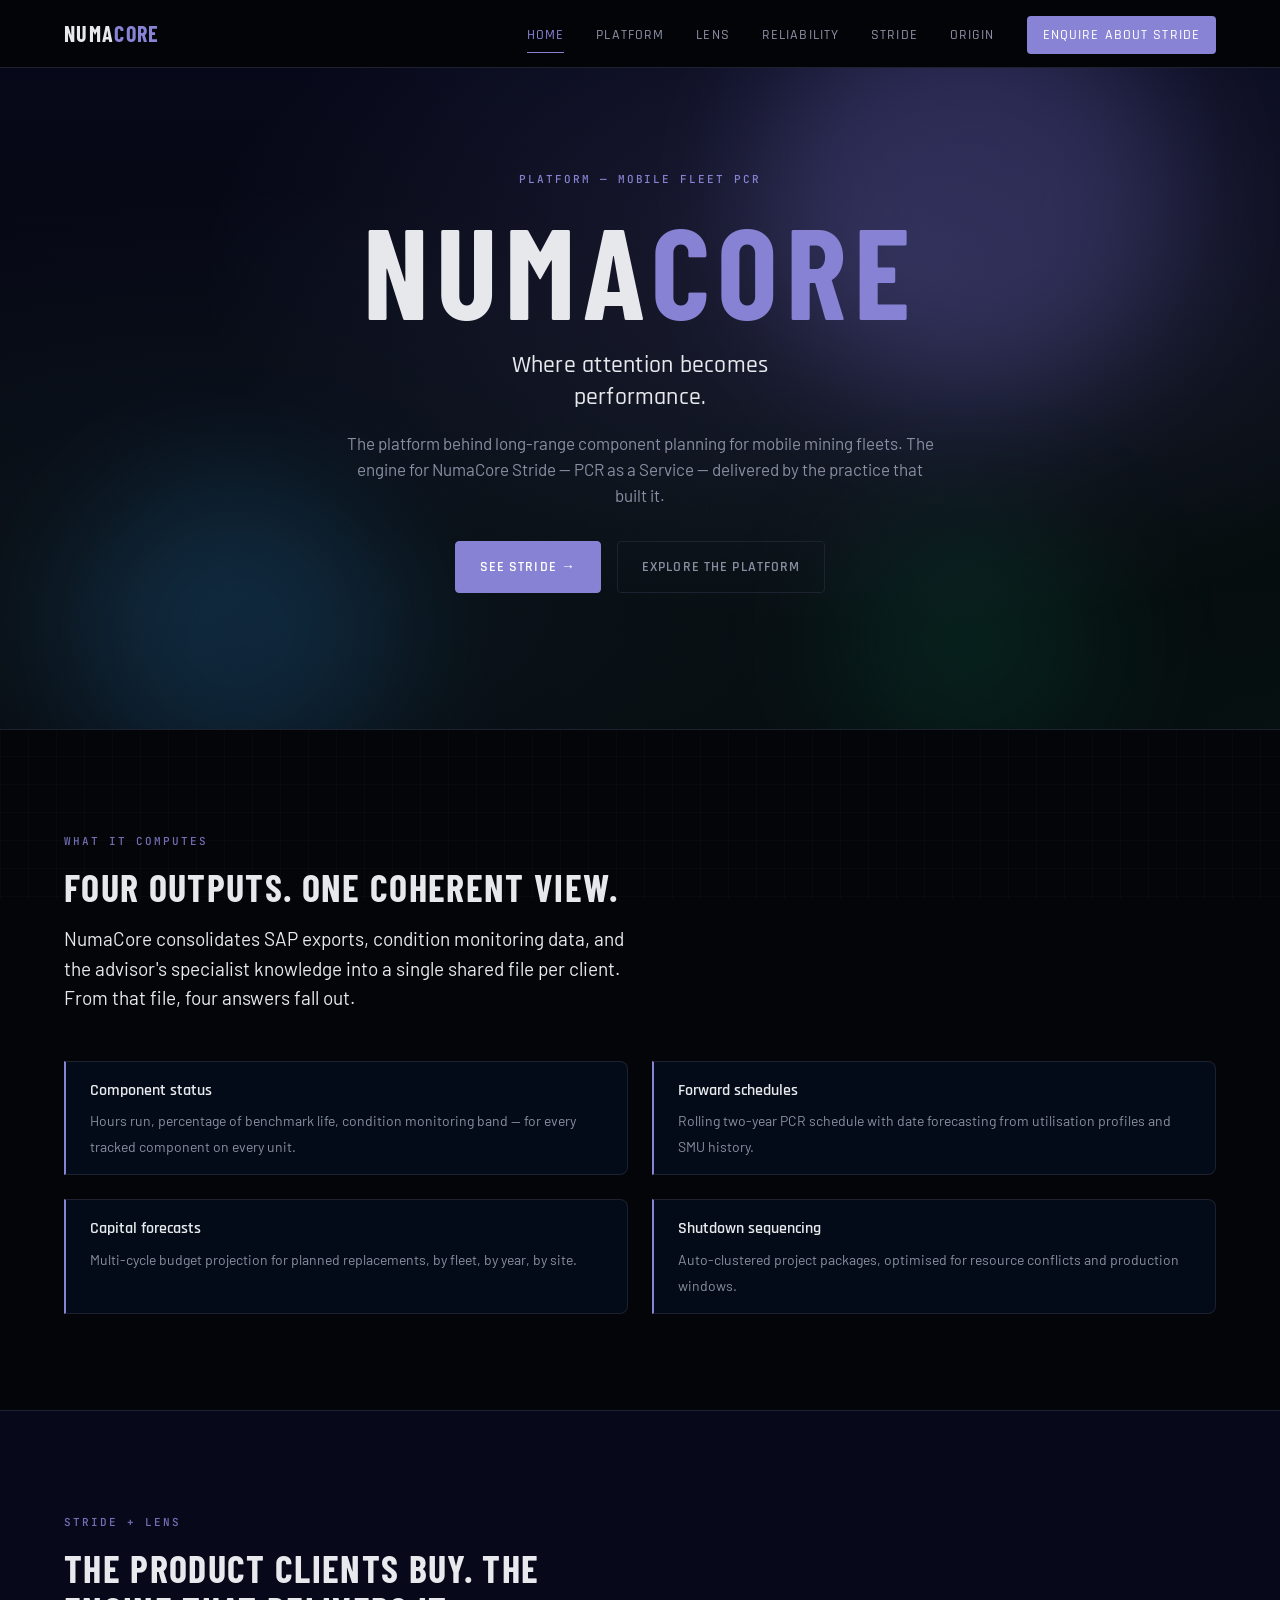
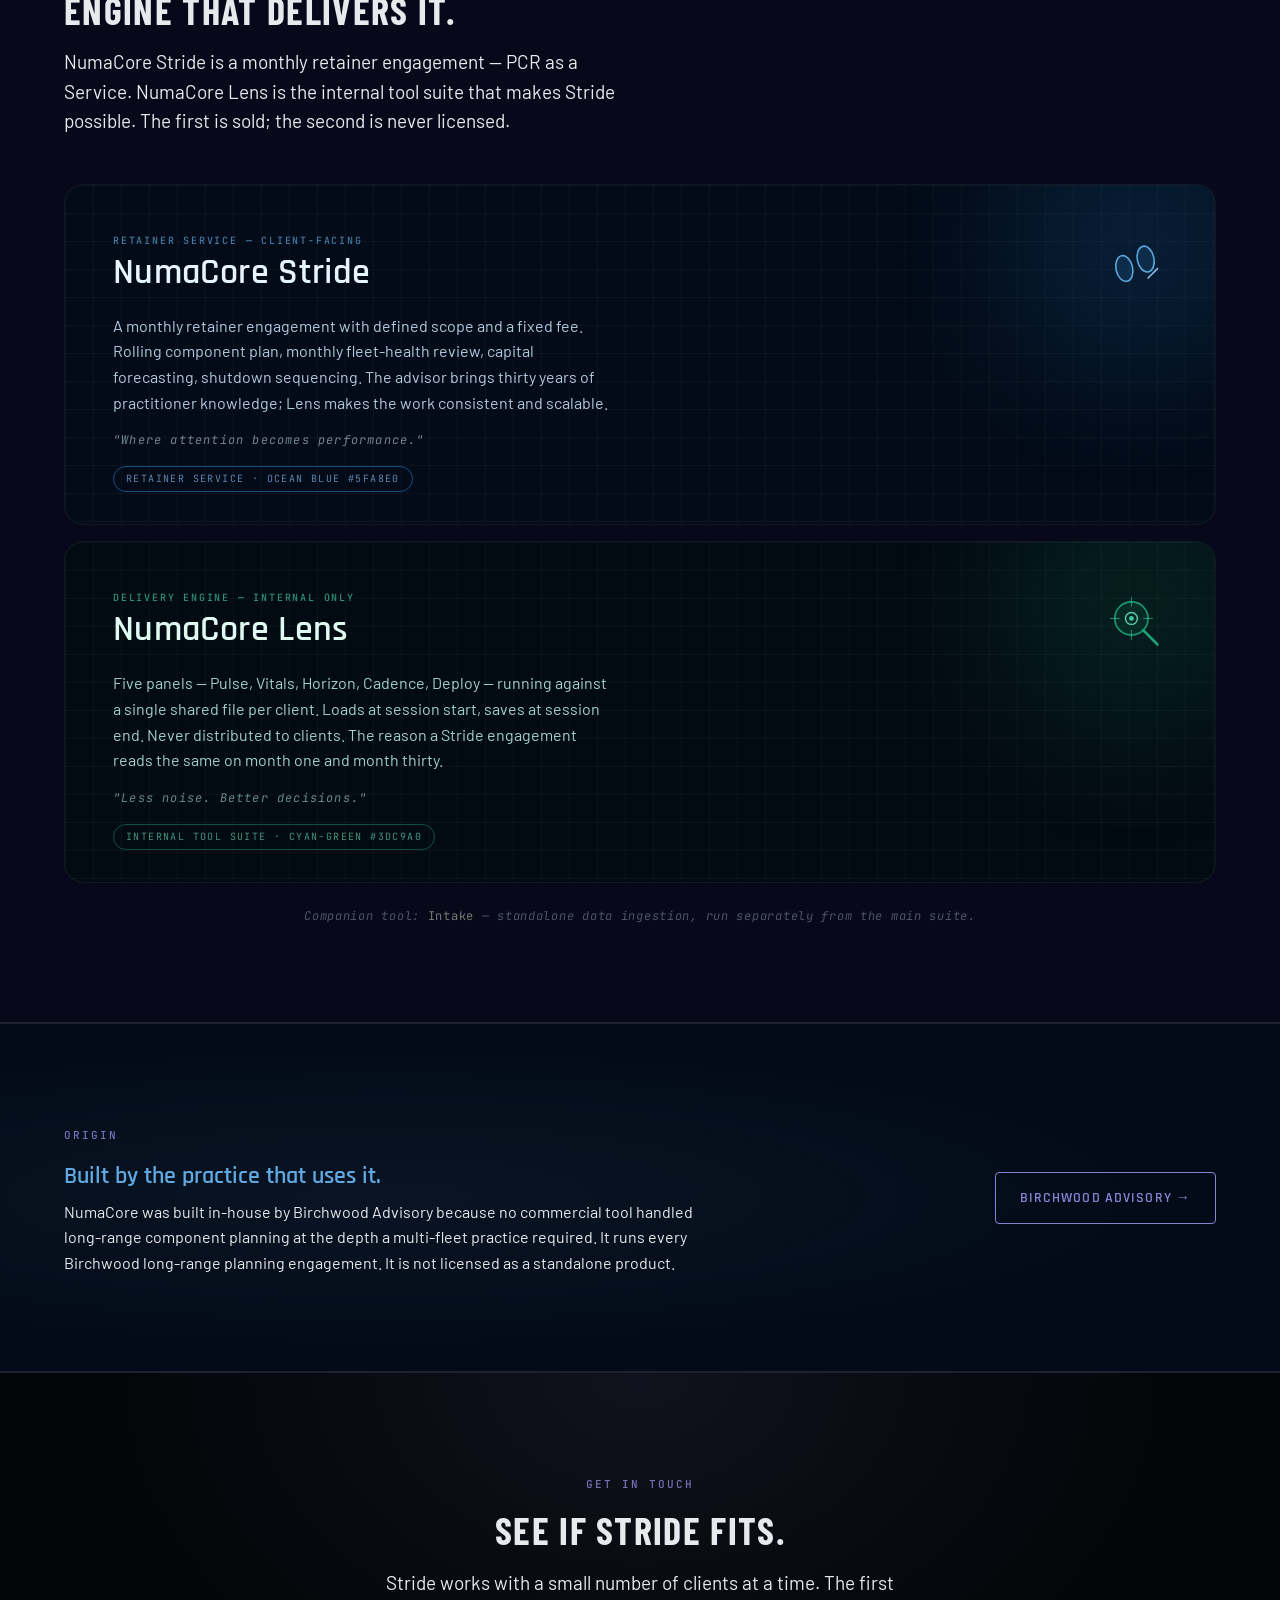
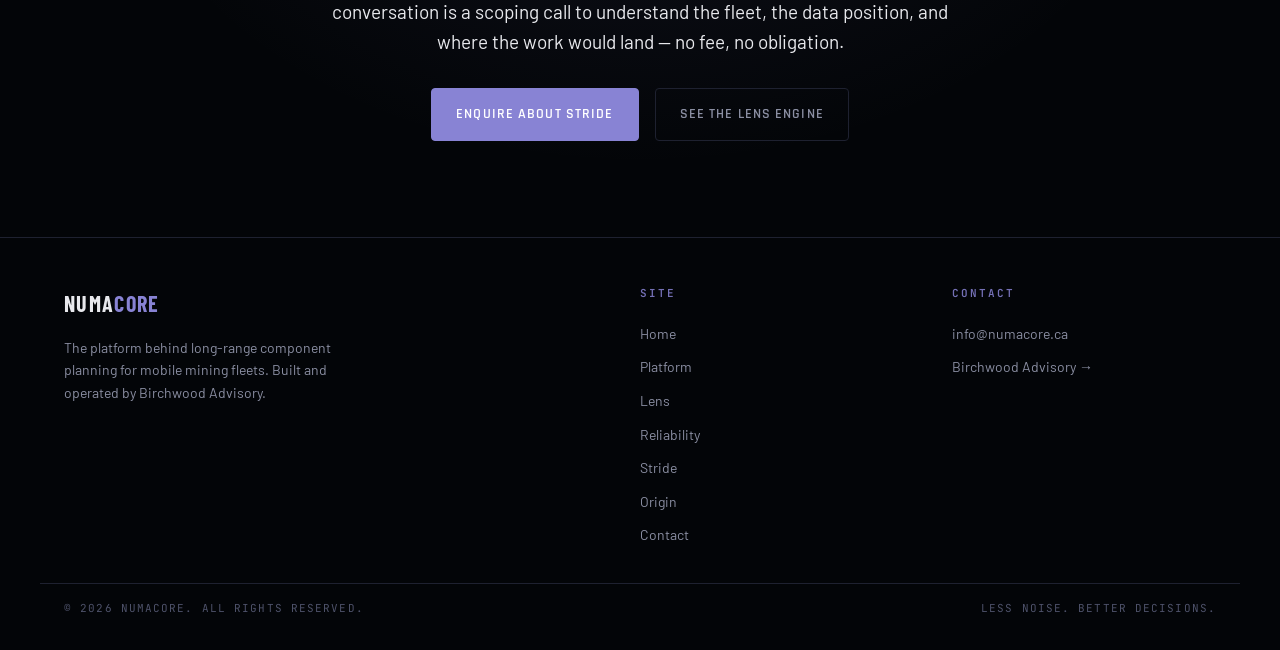
<file: index.html>
<!DOCTYPE html>
<html lang="en">
<head>
<meta charset="UTF-8">
<meta name="viewport" content="width=device-width, initial-scale=1.0">
<title>NumaCore &mdash; The platform behind PCR as a Service.</title>
<meta name="description" content="NumaCore is the platform behind long-range component planning for mobile mining fleets. The engine for NumaCore Stride &mdash; PCR as a Service. Built by Birchwood Advisory.">
<link rel="icon" type="image/svg+xml" href="data:image/svg+xml,%3Csvg xmlns='http://www.w3.org/2000/svg' viewBox='0 0 54 54'%3E%3Cpath d='M27 4 L30 24 L50 27 L30 30 L27 50 L24 30 L4 27 L24 24 Z' fill='%235C58A8' opacity='0.3'/%3E%3Cpath d='M27 4 L30 24 L50 27 L30 30 L27 50 L24 30 L4 27 L24 24 Z' fill='none' stroke='%238883D4' stroke-width='2'/%3E%3Ccircle cx='27' cy='27' r='4' fill='%238883D4'/%3E%3C/svg%3E">
<link rel="preconnect" href="https://fonts.googleapis.com">
<link rel="preconnect" href="https://fonts.gstatic.com" crossorigin>
<link href="https://fonts.googleapis.com/css2?family=Rajdhani:wght@400;500;600;700&family=Barlow:wght@300;400;500;600;700&family=Barlow+Condensed:wght@500;600;700&family=JetBrains+Mono:wght@400;500&display=swap" rel="stylesheet">
<link rel="stylesheet" href="styles.css">
</head>
<body>

<nav class="nav">
  <div class="nav-inner">
    <a href="index.html" class="nav-brand">Numa<span>Core</span></a>
    <input type="checkbox" id="nav-toggle" class="nav-toggle">
    <label for="nav-toggle" class="nav-toggle-btn">Menu</label>
    <ul class="nav-links">
      <li><a href="index.html" class="active">Home</a></li>
      <li><a href="platform.html">Platform</a></li>
      <li><a href="lens.html">Lens</a></li>
      <li><a href="rra.html">Reliability</a></li>
      <li><a href="stride.html">Stride</a></li>
      <li><a href="origin.html">Origin</a></li>
      <li><a href="mailto:info@numacore.ca?subject=Stride%20enquiry" class="nav-cta">Enquire about Stride</a></li>
    </ul>
  </div>
</nav>

<header class="hero">
  <div class="hero-glow violet"></div>
  <div class="hero-glow ocean"></div>
  <div class="hero-glow lens"></div>

  <div class="container">
    <div class="hero-stage">
      <span class="eyebrow fade-up d-1">Platform &mdash; Mobile Fleet PCR</span>
      <h1 class="hero-wordmark fade-up d-2">Numa<span>Core</span></h1>
      <p class="hero-tagline fade-up d-3">Where attention becomes performance.</p>
      <p class="lede fade-up d-4">The platform behind long-range component planning for mobile mining fleets. The engine for NumaCore Stride &mdash; PCR as a Service &mdash; delivered by the practice that built it.</p>
      <div class="btn-row fade-up d-5">
        <a href="stride.html" class="btn btn-primary">See Stride &rarr;</a>
        <a href="platform.html" class="btn btn-ghost">Explore the platform</a>
      </div>
    </div>
  </div>
</header>

<section>
  <div class="container">
    <div class="section-head">
      <span class="eyebrow">What it computes</span>
      <h2>Four outputs. One coherent view.</h2>
      <p class="lede">NumaCore consolidates SAP exports, condition monitoring data, and the advisor's specialist knowledge into a single shared file per client. From that file, four answers fall out.</p>
    </div>

    <ul class="computes">
      <li>
        <strong>Component status</strong>
        <span>Hours run, percentage of benchmark life, condition monitoring band &mdash; for every tracked component on every unit.</span>
      </li>
      <li>
        <strong>Forward schedules</strong>
        <span>Rolling two-year PCR schedule with date forecasting from utilisation profiles and SMU history.</span>
      </li>
      <li>
        <strong>Capital forecasts</strong>
        <span>Multi-cycle budget projection for planned replacements, by fleet, by year, by site.</span>
      </li>
      <li>
        <strong>Shutdown sequencing</strong>
        <span>Auto-clustered project packages, optimised for resource conflicts and production windows.</span>
      </li>
    </ul>
  </div>
</section>

<section class="product-strip">
  <div class="container">
    <div class="section-head">
      <span class="eyebrow">Stride + Lens</span>
      <h2>The product clients buy. The engine that delivers it.</h2>
      <p class="lede">NumaCore Stride is a monthly retainer engagement &mdash; PCR as a Service. NumaCore Lens is the internal tool suite that makes Stride possible. The first is sold; the second is never licensed.</p>
    </div>

    <div class="product-card pc-stride">
      <div class="card-glow" style="width:280px; height:280px; top:-80px; right:-60px;"></div>
      <div class="pc-header">
        <div>
          <div class="pc-eyebrow">Retainer service &mdash; client-facing</div>
          <div class="pc-name">NumaCore Stride</div>
        </div>
        <svg class="pc-icon" viewBox="0 0 54 54" fill="none" aria-hidden="true">
          <ellipse cx="18" cy="30" rx="7" ry="11" fill="none" stroke="#5FA8E0" stroke-width="1.4" transform="rotate(-12 18 30)"/>
          <ellipse cx="36" cy="22" rx="7" ry="11" fill="none" stroke="#5FA8E0" stroke-width="1.4" transform="rotate(-12 36 22)"/>
          <ellipse cx="18" cy="30" rx="7" ry="11" fill="#1E6FAC" opacity="0.2" transform="rotate(-12 18 30)"/>
          <ellipse cx="36" cy="22" rx="7" ry="11" fill="#1E6FAC" opacity="0.2" transform="rotate(-12 36 22)"/>
          <path d="M38 38 L46 30" stroke="#85B7EB" stroke-width="1.4" stroke-linecap="round"/>
        </svg>
      </div>
      <div class="pc-body">A monthly retainer engagement with defined scope and a fixed fee. Rolling component plan, monthly fleet-health review, capital forecasting, shutdown sequencing. The advisor brings thirty years of practitioner knowledge; Lens makes the work consistent and scalable.</div>
      <div class="pc-tagline">"Where attention becomes performance."</div>
      <div class="pc-tag">Retainer service &middot; Ocean Blue #5FA8E0</div>
    </div>

    <div class="product-card pc-lens">
      <div class="card-glow" style="width:280px; height:280px; top:-80px; right:-60px;"></div>
      <div class="pc-header">
        <div>
          <div class="pc-eyebrow">Delivery engine &mdash; internal only</div>
          <div class="pc-name">NumaCore Lens</div>
        </div>
        <svg class="pc-icon" viewBox="0 0 54 54" fill="none" aria-hidden="true">
          <circle cx="24" cy="24" r="14" fill="none" stroke="#1D9E75" stroke-width="1.4"/>
          <circle cx="24" cy="24" r="14" fill="#0B6648" opacity="0.2"/>
          <line x1="24" y1="6" x2="24" y2="14" stroke="#3DC9A0" stroke-width="0.9" opacity="0.6"/>
          <line x1="24" y1="34" x2="24" y2="42" stroke="#3DC9A0" stroke-width="0.9" opacity="0.6"/>
          <line x1="6" y1="24" x2="14" y2="24" stroke="#3DC9A0" stroke-width="0.9" opacity="0.6"/>
          <line x1="34" y1="24" x2="42" y2="24" stroke="#3DC9A0" stroke-width="0.9" opacity="0.6"/>
          <circle cx="24" cy="24" r="5" fill="none" stroke="#5DCAA5" stroke-width="1.2"/>
          <circle cx="24" cy="24" r="2" fill="#3DC9A0"/>
          <line x1="34" y1="34" x2="46" y2="46" stroke="#1D9E75" stroke-width="2.2" stroke-linecap="round"/>
        </svg>
      </div>
      <div class="pc-body">Five panels &mdash; Pulse, Vitals, Horizon, Cadence, Deploy &mdash; running against a single shared file per client. Loads at session start, saves at session end. Never distributed to clients. The reason a Stride engagement reads the same on month one and month thirty.</div>
      <div class="pc-tagline">"Less noise. Better decisions."</div>
      <div class="pc-tag">Internal tool suite &middot; Cyan-Green #3DC9A0</div>
    </div>

    <p class="strip-aside">Companion tool: <span class="accent">Intake</span> &mdash; standalone data ingestion, run separately from the main suite.</p>
  </div>
</section>

<section class="origin-strip">
  <div class="container">
    <div>
      <span class="eyebrow">Origin</span>
      <h3>Built by the practice that uses it.</h3>
      <p>NumaCore was built in-house by Birchwood Advisory because no commercial tool handled long-range component planning at the depth a multi-fleet practice required. It runs every Birchwood long-range planning engagement. It is not licensed as a standalone product.</p>
    </div>
    <div>
      <a href="https://birchwood-advisory.com" class="btn btn-secondary" target="_blank" rel="noopener">Birchwood Advisory &rarr;</a>
    </div>
  </div>
</section>

<section class="cta-section">
  <div class="container-narrow">
    <span class="eyebrow">Get in touch</span>
    <h2>See if Stride fits.</h2>
    <p class="lede">Stride works with a small number of clients at a time. The first conversation is a scoping call to understand the fleet, the data position, and where the work would land &mdash; no fee, no obligation.</p>
    <div class="btn-row">
      <a href="mailto:info@numacore.ca?subject=Stride%20enquiry" class="btn btn-primary">Enquire about Stride</a>
      <a href="lens.html" class="btn btn-ghost">See the Lens engine</a>
    </div>
  </div>
</section>

<footer>
  <div class="footer-inner">
    <div class="footer-brand">
      <a href="index.html" class="nav-brand">Numa<span>Core</span></a>
      <p>The platform behind long-range component planning for mobile mining fleets. Built and operated by Birchwood Advisory.</p>
    </div>
    <div class="footer-col">
      <h4>Site</h4>
      <ul>
        <li><a href="index.html">Home</a></li>
        <li><a href="platform.html">Platform</a></li>
        <li><a href="lens.html">Lens</a></li>
        <li><a href="rra.html">Reliability</a></li>
        <li><a href="stride.html">Stride</a></li>
        <li><a href="origin.html">Origin</a></li>
        <li><a href="contact.html">Contact</a></li>
      </ul>
    </div>
    <div class="footer-col">
      <h4>Contact</h4>
      <ul>
        <li><a href="mailto:info@numacore.ca">info@numacore.ca</a></li>
        <li><a href="https://birchwood-advisory.com" target="_blank" rel="noopener">Birchwood Advisory &rarr;</a></li>
      </ul>
    </div>
  </div>
  <div class="footer-base">
    <span>&copy; 2026 NumaCore. All rights reserved.</span>
    <span>Less noise. Better decisions.</span>
  </div>
</footer>

</body>
</html>
</file>
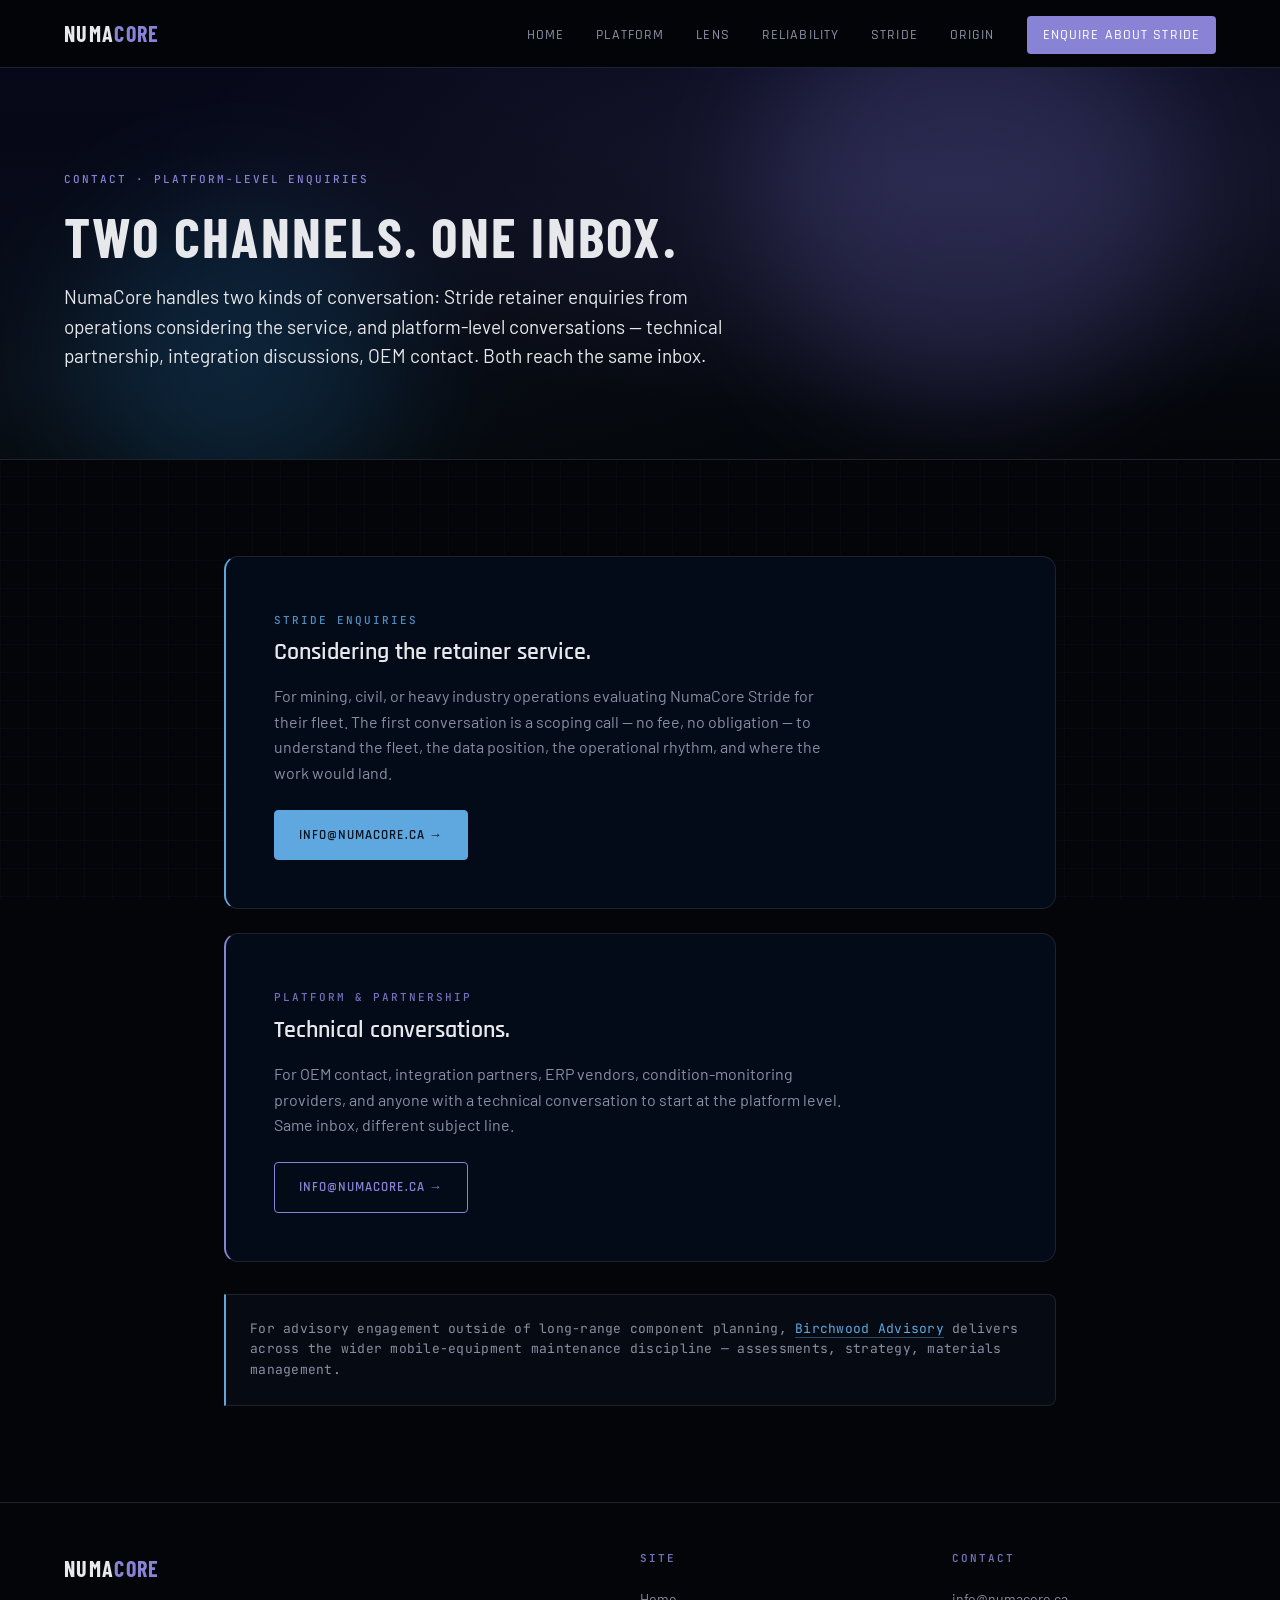
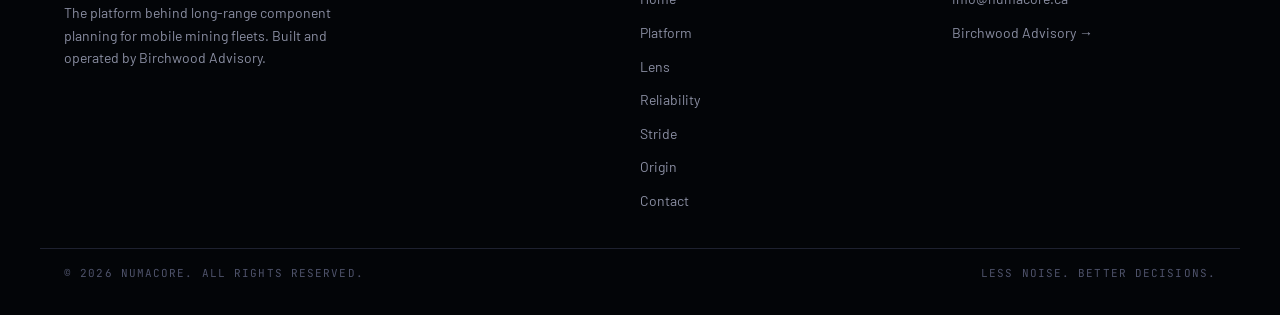
<file: contact.html>
<!DOCTYPE html>
<html lang="en">
<head>
<meta charset="UTF-8">
<meta name="viewport" content="width=device-width, initial-scale=1.0">
<title>Contact &mdash; NumaCore</title>
<meta name="description" content="Platform-level enquiries for NumaCore. Stride retainer enquiries, technical partnership, integration discussions, OEM conversations.">
<link rel="icon" type="image/svg+xml" href="data:image/svg+xml,%3Csvg xmlns='http://www.w3.org/2000/svg' viewBox='0 0 54 54'%3E%3Cpath d='M27 4 L30 24 L50 27 L30 30 L27 50 L24 30 L4 27 L24 24 Z' fill='%235C58A8' opacity='0.3'/%3E%3Cpath d='M27 4 L30 24 L50 27 L30 30 L27 50 L24 30 L4 27 L24 24 Z' fill='none' stroke='%238883D4' stroke-width='2'/%3E%3Ccircle cx='27' cy='27' r='4' fill='%238883D4'/%3E%3C/svg%3E">
<link rel="preconnect" href="https://fonts.googleapis.com">
<link rel="preconnect" href="https://fonts.gstatic.com" crossorigin>
<link href="https://fonts.googleapis.com/css2?family=Rajdhani:wght@400;500;600;700&family=Barlow:wght@300;400;500;600;700&family=Barlow+Condensed:wght@500;600;700&family=JetBrains+Mono:wght@400;500&display=swap" rel="stylesheet">
<link rel="stylesheet" href="styles.css">
</head>
<body>

<nav class="nav">
  <div class="nav-inner">
    <a href="index.html" class="nav-brand">Numa<span>Core</span></a>
    <input type="checkbox" id="nav-toggle" class="nav-toggle">
    <label for="nav-toggle" class="nav-toggle-btn">Menu</label>
    <ul class="nav-links">
      <li><a href="index.html">Home</a></li>
      <li><a href="platform.html">Platform</a></li>
      <li><a href="lens.html">Lens</a></li>
      <li><a href="rra.html">Reliability</a></li>
      <li><a href="stride.html">Stride</a></li>
      <li><a href="origin.html">Origin</a></li>
      <li><a href="mailto:info@numacore.ca?subject=Stride%20enquiry" class="nav-cta">Enquire about Stride</a></li>
    </ul>
  </div>
</nav>

<header class="page-header">
  <div class="hero-glow violet" style="opacity:0.28;"></div>
  <div class="hero-glow ocean"></div>
  <div class="container">
    <span class="eyebrow fade-up d-1">Contact &middot; Platform-level Enquiries</span>
    <h1 class="fade-up d-2">Two channels. One inbox.</h1>
    <p class="lede fade-up d-3">NumaCore handles two kinds of conversation: Stride retainer enquiries from operations considering the service, and platform-level conversations &mdash; technical partnership, integration discussions, OEM contact. Both reach the same inbox.</p>
  </div>
</header>

<section>
  <div class="container-narrow">

    <div class="contact-block" style="border-left: 2px solid var(--nc-stride);">
      <span class="eyebrow" style="color: var(--nc-stride);">Stride enquiries</span>
      <h3>Considering the retainer service.</h3>
      <p>For mining, civil, or heavy industry operations evaluating NumaCore Stride for their fleet. The first conversation is a scoping call &mdash; no fee, no obligation &mdash; to understand the fleet, the data position, the operational rhythm, and where the work would land.</p>
      <a href="mailto:info@numacore.ca?subject=Stride%20enquiry" class="btn btn-stride">info@numacore.ca &rarr;</a>
    </div>

    <div class="contact-block" style="border-left: 2px solid var(--nc-brand);">
      <span class="eyebrow">Platform &amp; partnership</span>
      <h3>Technical conversations.</h3>
      <p>For OEM contact, integration partners, ERP vendors, condition-monitoring providers, and anyone with a technical conversation to start at the platform level. Same inbox, different subject line.</p>
      <a href="mailto:info@numacore.ca?subject=Platform%20enquiry" class="btn btn-secondary">info@numacore.ca &rarr;</a>
    </div>

    <div class="routing-note">
      For advisory engagement outside of long-range component planning, <a href="https://birchwood-advisory.com" target="_blank" rel="noopener">Birchwood Advisory</a> delivers across the wider mobile-equipment maintenance discipline &mdash; assessments, strategy, materials management.
    </div>

  </div>
</section>

<footer>
  <div class="footer-inner">
    <div class="footer-brand">
      <a href="index.html" class="nav-brand">Numa<span>Core</span></a>
      <p>The platform behind long-range component planning for mobile mining fleets. Built and operated by Birchwood Advisory.</p>
    </div>
    <div class="footer-col">
      <h4>Site</h4>
      <ul>
        <li><a href="index.html">Home</a></li>
        <li><a href="platform.html">Platform</a></li>
        <li><a href="lens.html">Lens</a></li>
        <li><a href="rra.html">Reliability</a></li>
        <li><a href="stride.html">Stride</a></li>
        <li><a href="origin.html">Origin</a></li>
        <li><a href="contact.html">Contact</a></li>
      </ul>
    </div>
    <div class="footer-col">
      <h4>Contact</h4>
      <ul>
        <li><a href="mailto:info@numacore.ca">info@numacore.ca</a></li>
        <li><a href="https://birchwood-advisory.com" target="_blank" rel="noopener">Birchwood Advisory &rarr;</a></li>
      </ul>
    </div>
  </div>
  <div class="footer-base">
    <span>&copy; 2026 NumaCore. All rights reserved.</span>
    <span>Less noise. Better decisions.</span>
  </div>
</footer>

</body>
</html>
</file>
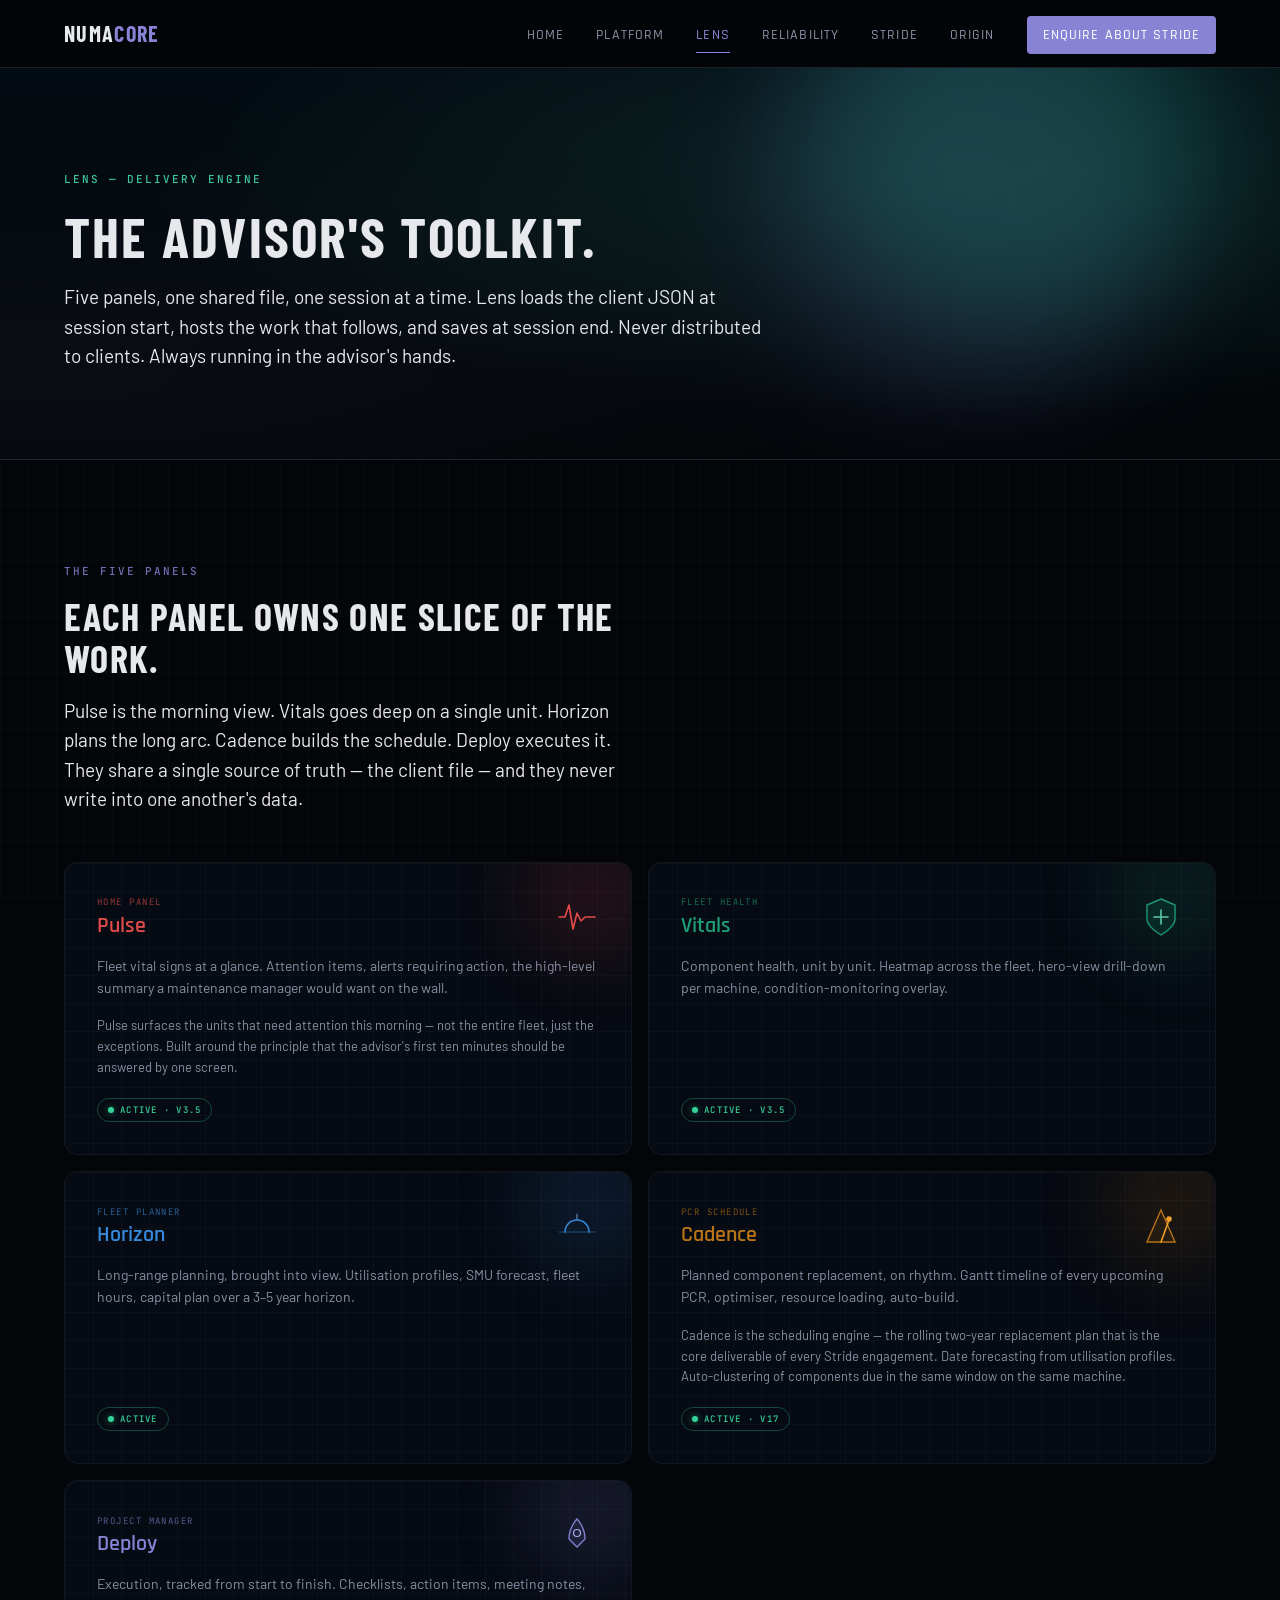
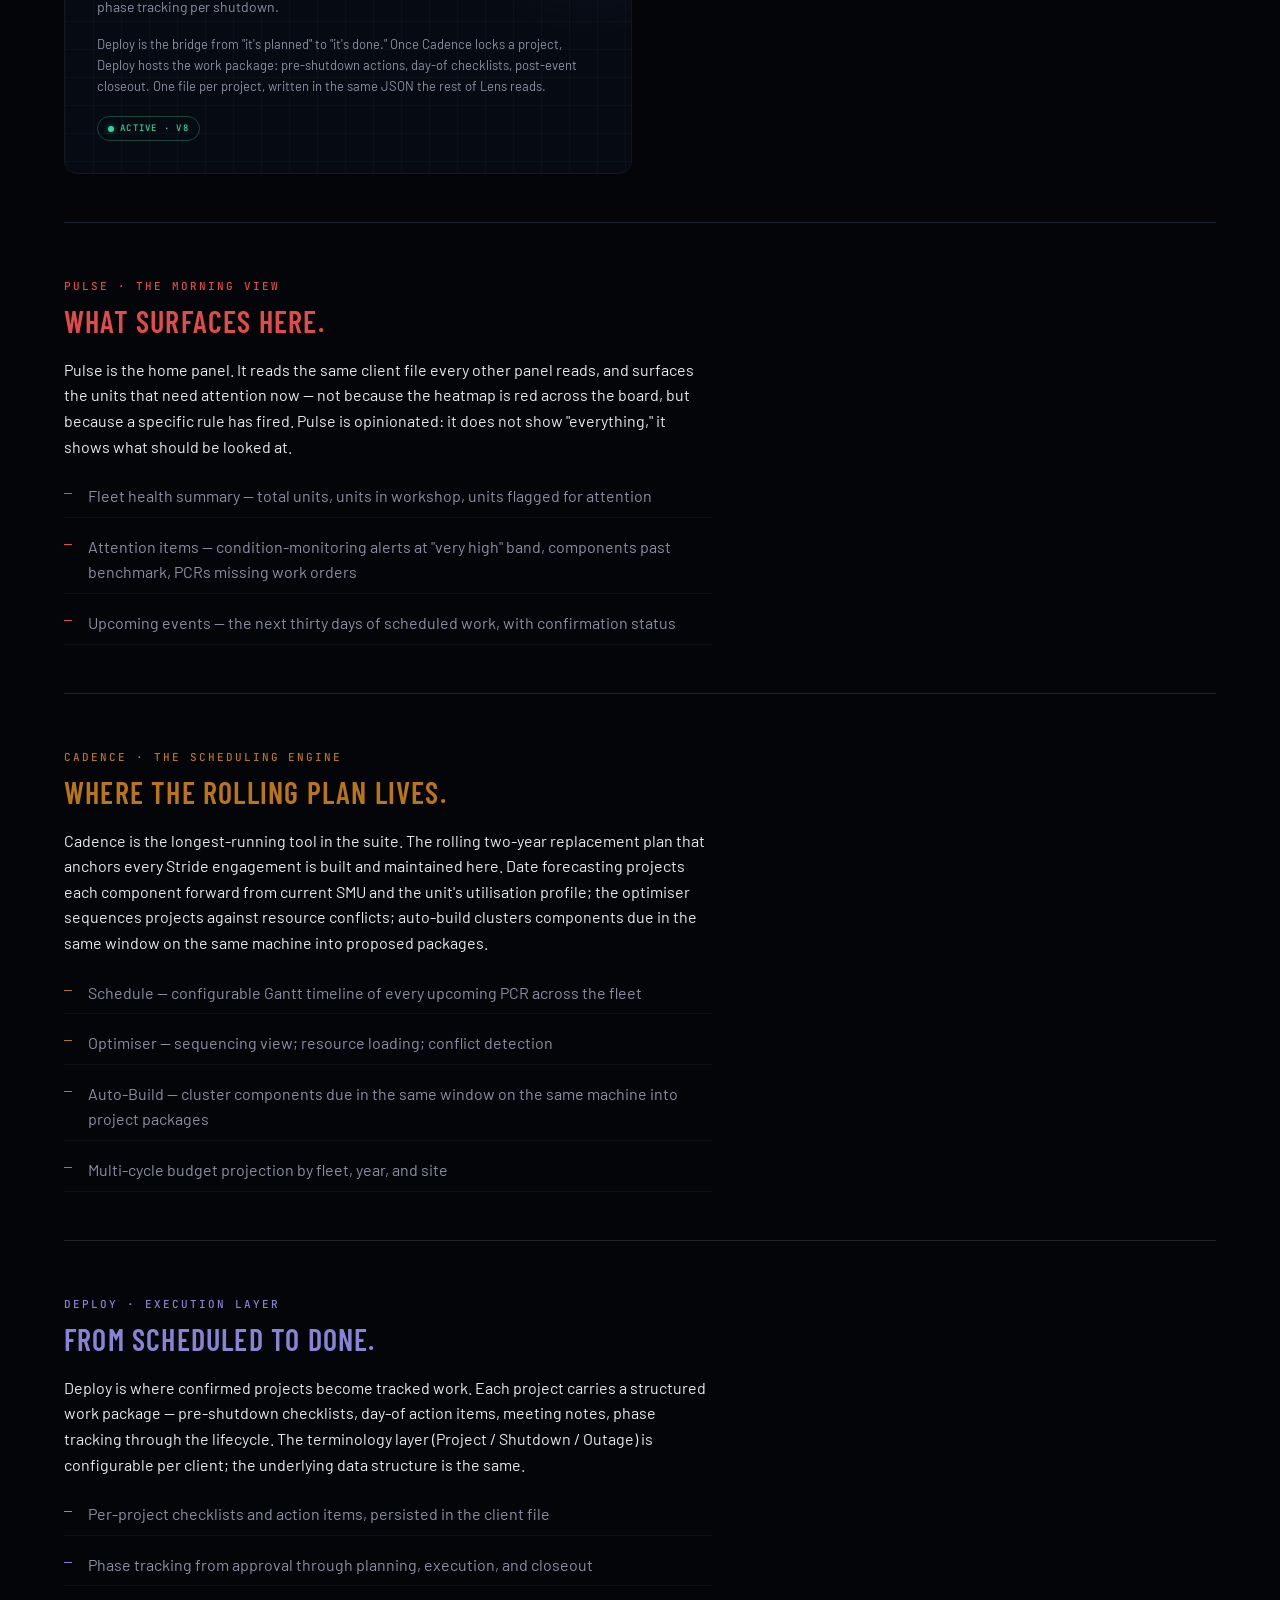
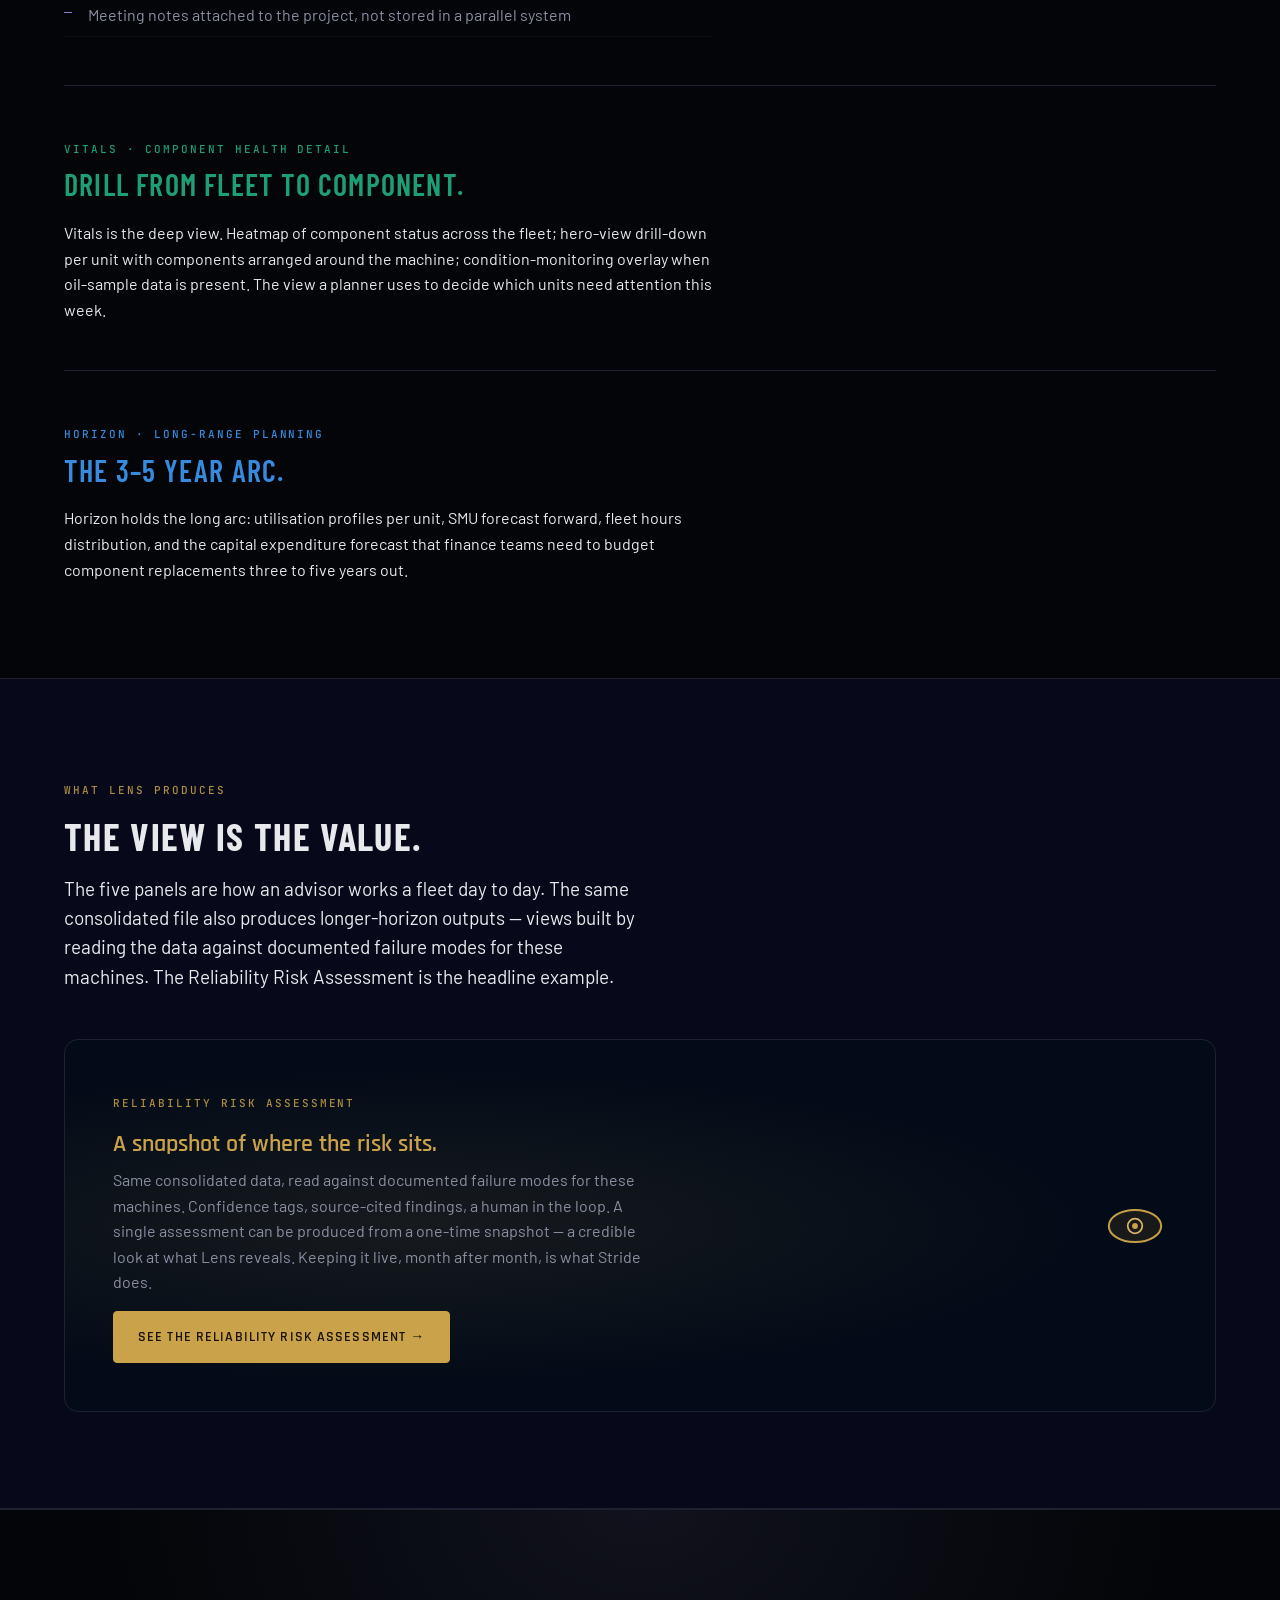
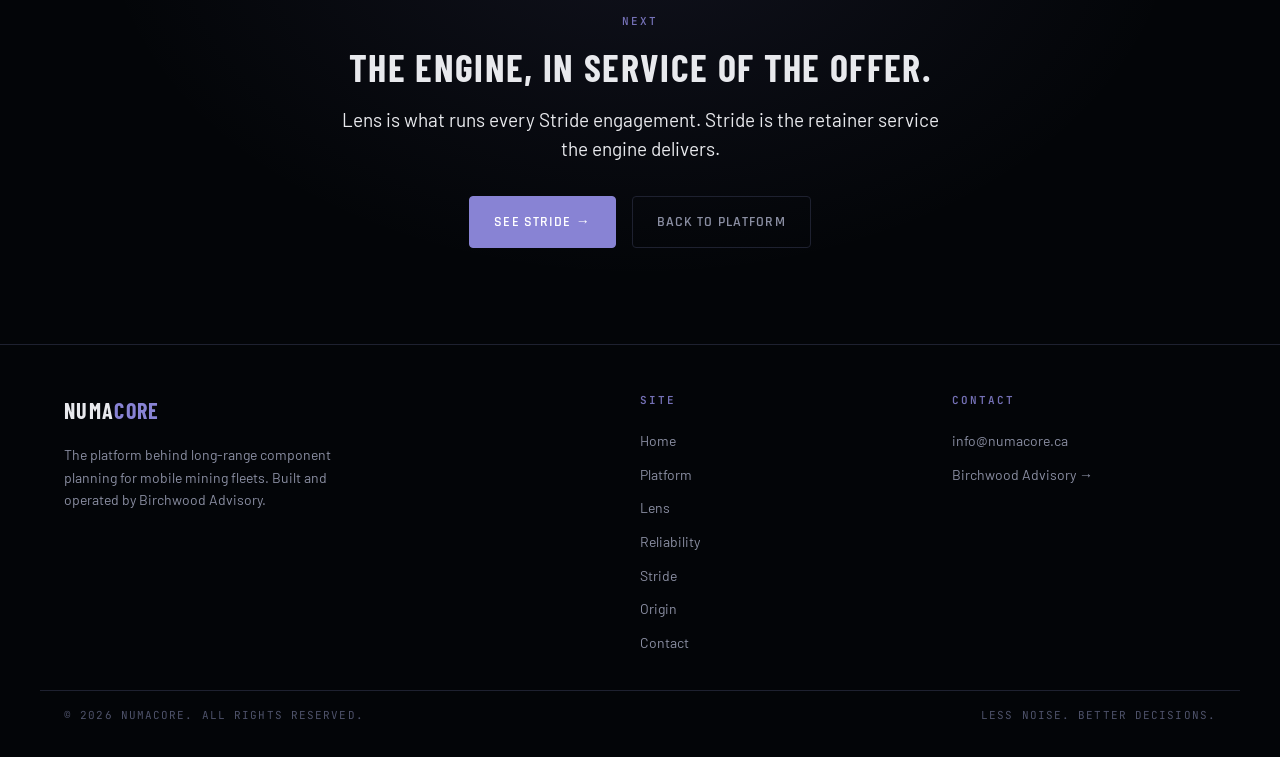
<file: lens.html>
<!DOCTYPE html>
<html lang="en">
<head>
<meta charset="UTF-8">
<meta name="viewport" content="width=device-width, initial-scale=1.0">
<title>Lens &mdash; NumaCore</title>
<meta name="description" content="NumaCore Lens is the internal delivery engine behind Stride. Five panels &mdash; Pulse, Vitals, Horizon, Cadence, Deploy &mdash; running against a single shared file per client.">
<link rel="icon" type="image/svg+xml" href="data:image/svg+xml,%3Csvg xmlns='http://www.w3.org/2000/svg' viewBox='0 0 54 54'%3E%3Cpath d='M27 4 L30 24 L50 27 L30 30 L27 50 L24 30 L4 27 L24 24 Z' fill='%235C58A8' opacity='0.3'/%3E%3Cpath d='M27 4 L30 24 L50 27 L30 30 L27 50 L24 30 L4 27 L24 24 Z' fill='none' stroke='%238883D4' stroke-width='2'/%3E%3Ccircle cx='27' cy='27' r='4' fill='%238883D4'/%3E%3C/svg%3E">
<link rel="preconnect" href="https://fonts.googleapis.com">
<link rel="preconnect" href="https://fonts.gstatic.com" crossorigin>
<link href="https://fonts.googleapis.com/css2?family=Rajdhani:wght@400;500;600;700&family=Barlow:wght@300;400;500;600;700&family=Barlow+Condensed:wght@500;600;700&family=JetBrains+Mono:wght@400;500&display=swap" rel="stylesheet">
<link rel="stylesheet" href="styles.css">
</head>
<body>

<nav class="nav">
  <div class="nav-inner">
    <a href="index.html" class="nav-brand">Numa<span>Core</span></a>
    <input type="checkbox" id="nav-toggle" class="nav-toggle">
    <label for="nav-toggle" class="nav-toggle-btn">Menu</label>
    <ul class="nav-links">
      <li><a href="index.html">Home</a></li>
      <li><a href="platform.html">Platform</a></li>
      <li><a href="lens.html" class="active">Lens</a></li>
      <li><a href="rra.html">Reliability</a></li>
      <li><a href="stride.html">Stride</a></li>
      <li><a href="origin.html">Origin</a></li>
      <li><a href="mailto:info@numacore.ca?subject=Stride%20enquiry" class="nav-cta">Enquire about Stride</a></li>
    </ul>
  </div>
</nav>

<header class="page-header accent-lens">
  <div class="hero-glow" style="width:380px; height:380px; top:-120px; right:6%; background:#0F6E56; opacity:0.4; filter:blur(60px); position:absolute; border-radius:50%; pointer-events:none;"></div>
  <div class="hero-glow violet" style="opacity:0.18;"></div>
  <div class="container">
    <span class="eyebrow fade-up d-1">Lens &mdash; Delivery Engine</span>
    <h1 class="fade-up d-2">The advisor's toolkit.</h1>
    <p class="lede fade-up d-3">Five panels, one shared file, one session at a time. Lens loads the client JSON at session start, hosts the work that follows, and saves at session end. Never distributed to clients. Always running in the advisor's hands.</p>
  </div>
</header>

<section>
  <div class="container">
    <div class="section-head">
      <span class="eyebrow">The five panels</span>
      <h2>Each panel owns one slice of the work.</h2>
      <p class="lede">Pulse is the morning view. Vitals goes deep on a single unit. Horizon plans the long arc. Cadence builds the schedule. Deploy executes it. They share a single source of truth &mdash; the client file &mdash; and they never write into one another's data.</p>
    </div>

    <div class="panel-grid">

      <a href="#pulse" class="panel-card">
        <div class="pc2-glow" style="background:#E24B4A;"></div>
        <div class="pc2-header">
          <div>
            <div class="pc2-eyebrow" style="color:#E24B4A;">Home panel</div>
            <div class="pc2-name" style="color:#E24B4A;">Pulse</div>
          </div>
          <svg class="pc2-icon" viewBox="0 0 44 44" fill="none" aria-hidden="true">
            <polyline points="4,22 10,22 14,10 18,34 22,18 26,26 30,22 40,22" stroke="#E24B4A" stroke-width="1.6" fill="none" stroke-linecap="round" stroke-linejoin="round"/>
          </svg>
        </div>
        <div class="pc2-body">Fleet vital signs at a glance. Attention items, alerts requiring action, the high-level summary a maintenance manager would want on the wall.</div>
        <div class="pc2-extra">Pulse surfaces the units that need attention this morning &mdash; not the entire fleet, just the exceptions. Built around the principle that the advisor's first ten minutes should be answered by one screen.</div>
        <div class="pc2-meta"><span class="pc2-status status-active">Active &middot; v3.5</span></div>
      </a>

      <a href="#vitals" class="panel-card">
        <div class="pc2-glow" style="background:#1D9E75;"></div>
        <div class="pc2-header">
          <div>
            <div class="pc2-eyebrow" style="color:#1D9E75;">Fleet health</div>
            <div class="pc2-name" style="color:#1D9E75;">Vitals</div>
          </div>
          <svg class="pc2-icon" viewBox="0 0 44 44" fill="none" aria-hidden="true">
            <path d="M22 4 L36 10 L36 24 C36 32 22 40 22 40 C22 40 8 32 8 24 L8 10 Z" fill="none" stroke="#1D9E75" stroke-width="1.4"/>
            <path d="M22 4 L36 10 L36 24 C36 32 22 40 22 40 C22 40 8 32 8 24 L8 10 Z" fill="#0D6B50" opacity="0.2"/>
            <line x1="22" y1="15" x2="22" y2="29" stroke="#5DCAA5" stroke-width="1.6" stroke-linecap="round"/>
            <line x1="15" y1="22" x2="29" y2="22" stroke="#5DCAA5" stroke-width="1.6" stroke-linecap="round"/>
          </svg>
        </div>
        <div class="pc2-body">Component health, unit by unit. Heatmap across the fleet, hero-view drill-down per machine, condition-monitoring overlay.</div>
        <div class="pc2-meta"><span class="pc2-status status-active">Active &middot; v3.5</span></div>
      </a>

      <a href="#horizon" class="panel-card">
        <div class="pc2-glow" style="background:#378ADD;"></div>
        <div class="pc2-header">
          <div>
            <div class="pc2-eyebrow" style="color:#378ADD;">Fleet planner</div>
            <div class="pc2-name" style="color:#378ADD;">Horizon</div>
          </div>
          <svg class="pc2-icon" viewBox="0 0 44 44" fill="none" aria-hidden="true">
            <line x1="4" y1="28" x2="40" y2="28" stroke="#378ADD" stroke-width="1.2" opacity="0.5"/>
            <path d="M10 28 A12 12 0 0 1 34 28" fill="none" stroke="#378ADD" stroke-width="1.6" stroke-linecap="round"/>
            <line x1="22" y1="10" x2="22" y2="15" stroke="#85B7EB" stroke-width="1.2" stroke-linecap="round" opacity="0.7"/>
          </svg>
        </div>
        <div class="pc2-body">Long-range planning, brought into view. Utilisation profiles, SMU forecast, fleet hours, capital plan over a 3&ndash;5 year horizon.</div>
        <div class="pc2-meta"><span class="pc2-status status-active">Active</span></div>
      </a>

      <a href="#cadence" class="panel-card">
        <div class="pc2-glow" style="background:#BA7517;"></div>
        <div class="pc2-header">
          <div>
            <div class="pc2-eyebrow" style="color:#BA7517;">PCR schedule</div>
            <div class="pc2-name" style="color:#BA7517;">Cadence</div>
          </div>
          <svg class="pc2-icon" viewBox="0 0 44 44" fill="none" aria-hidden="true">
            <polygon points="22,6 36,38 8,38" fill="none" stroke="#BA7517" stroke-width="1.4"/>
            <polygon points="22,6 36,38 8,38" fill="#7A4808" opacity="0.15"/>
            <line x1="22" y1="38" x2="30" y2="16" stroke="#EF9F27" stroke-width="1.6" stroke-linecap="round"/>
            <circle cx="30" cy="15" r="2.8" fill="#EF9F27"/>
          </svg>
        </div>
        <div class="pc2-body">Planned component replacement, on rhythm. Gantt timeline of every upcoming PCR, optimiser, resource loading, auto-build.</div>
        <div class="pc2-extra">Cadence is the scheduling engine &mdash; the rolling two-year replacement plan that is the core deliverable of every Stride engagement. Date forecasting from utilisation profiles. Auto-clustering of components due in the same window on the same machine.</div>
        <div class="pc2-meta"><span class="pc2-status status-active">Active &middot; v17</span></div>
      </a>

      <a href="#deploy" class="panel-card">
        <div class="pc2-glow" style="background:#8883D4;"></div>
        <div class="pc2-header">
          <div>
            <div class="pc2-eyebrow" style="color:#8883D4;">Project manager</div>
            <div class="pc2-name" style="color:#8883D4;">Deploy</div>
          </div>
          <svg class="pc2-icon" viewBox="0 0 44 44" fill="none" aria-hidden="true">
            <path d="M22 6 C22 6 30 14 30 26 L22 34 L14 26 C14 14 22 6 22 6Z" fill="none" stroke="#8883D4" stroke-width="1.4"/>
            <path d="M22 6 C22 6 30 14 30 26 L22 34 L14 26 C14 14 22 6 22 6Z" fill="#5C58A8" opacity="0.15"/>
            <circle cx="22" cy="20" r="3.5" fill="none" stroke="#AFA9EC" stroke-width="1.2"/>
          </svg>
        </div>
        <div class="pc2-body">Execution, tracked from start to finish. Checklists, action items, meeting notes, phase tracking per shutdown.</div>
        <div class="pc2-extra">Deploy is the bridge from "it's planned" to "it's done." Once Cadence locks a project, Deploy hosts the work package: pre-shutdown actions, day-of checklists, post-event closeout. One file per project, written in the same JSON the rest of Lens reads.</div>
        <div class="pc2-meta"><span class="pc2-status status-active">Active &middot; v8</span></div>
      </a>

    </div>

    <!-- Detail anchors for the three primary panels -->

    <div class="panel-detail accent-pulse" id="pulse">
      <span class="panel-detail-eyebrow">Pulse &middot; the morning view</span>
      <h3>What surfaces here.</h3>
      <p>Pulse is the home panel. It reads the same client file every other panel reads, and surfaces the units that need attention now &mdash; not because the heatmap is red across the board, but because a specific rule has fired. Pulse is opinionated: it does not show "everything," it shows what should be looked at.</p>
      <ul>
        <li>Fleet health summary &mdash; total units, units in workshop, units flagged for attention</li>
        <li>Attention items &mdash; condition-monitoring alerts at "very high" band, components past benchmark, PCRs missing work orders</li>
        <li>Upcoming events &mdash; the next thirty days of scheduled work, with confirmation status</li>
      </ul>
    </div>

    <div class="panel-detail accent-cadence" id="cadence">
      <span class="panel-detail-eyebrow">Cadence &middot; the scheduling engine</span>
      <h3>Where the rolling plan lives.</h3>
      <p>Cadence is the longest-running tool in the suite. The rolling two-year replacement plan that anchors every Stride engagement is built and maintained here. Date forecasting projects each component forward from current SMU and the unit's utilisation profile; the optimiser sequences projects against resource conflicts; auto-build clusters components due in the same window on the same machine into proposed packages.</p>
      <ul>
        <li>Schedule &mdash; configurable Gantt timeline of every upcoming PCR across the fleet</li>
        <li>Optimiser &mdash; sequencing view; resource loading; conflict detection</li>
        <li>Auto-Build &mdash; cluster components due in the same window on the same machine into project packages</li>
        <li>Multi-cycle budget projection by fleet, year, and site</li>
      </ul>
    </div>

    <div class="panel-detail accent-deploy" id="deploy">
      <span class="panel-detail-eyebrow">Deploy &middot; execution layer</span>
      <h3>From scheduled to done.</h3>
      <p>Deploy is where confirmed projects become tracked work. Each project carries a structured work package &mdash; pre-shutdown checklists, day-of action items, meeting notes, phase tracking through the lifecycle. The terminology layer (Project / Shutdown / Outage) is configurable per client; the underlying data structure is the same.</p>
      <ul>
        <li>Per-project checklists and action items, persisted in the client file</li>
        <li>Phase tracking from approval through planning, execution, and closeout</li>
        <li>Meeting notes attached to the project, not stored in a parallel system</li>
      </ul>
    </div>

    <div class="panel-detail accent-vitals" id="vitals">
      <span class="panel-detail-eyebrow">Vitals &middot; component health detail</span>
      <h3>Drill from fleet to component.</h3>
      <p>Vitals is the deep view. Heatmap of component status across the fleet; hero-view drill-down per unit with components arranged around the machine; condition-monitoring overlay when oil-sample data is present. The view a planner uses to decide which units need attention this week.</p>
    </div>

    <div class="panel-detail accent-horizon" id="horizon">
      <span class="panel-detail-eyebrow">Horizon &middot; long-range planning</span>
      <h3>The 3&ndash;5 year arc.</h3>
      <p>Horizon holds the long arc: utilisation profiles per unit, SMU forecast forward, fleet hours distribution, and the capital expenditure forecast that finance teams need to budget component replacements three to five years out.</p>
    </div>

  </div>
</section>

<section style="background: var(--nc-void); border-top: 1px solid var(--nc-border); border-bottom: 1px solid var(--nc-border);">
  <div class="container">
    <div class="section-head">
      <span class="eyebrow" style="color: var(--nc-rra);">What Lens produces</span>
      <h2>The view is the value.</h2>
      <p class="lede">The five panels are how an advisor works a fleet day to day. The same consolidated file also produces longer-horizon outputs &mdash; views built by reading the data against documented failure modes for these machines. The Reliability Risk Assessment is the headline example.</p>
    </div>

    <div class="signal-strip" style="background: radial-gradient(ellipse at 30% 50%, rgba(201, 162, 74, 0.10), transparent 60%), var(--nc-deep); margin-top: 0;">
      <div>
        <span class="eyebrow" style="color: var(--nc-rra);">Reliability Risk Assessment</span>
        <h3 style="color: var(--nc-rra);">A snapshot of where the risk sits.</h3>
        <p>Same consolidated data, read against documented failure modes for these machines. Confidence tags, source-cited findings, a human in the loop. A single assessment can be produced from a one-time snapshot &mdash; a credible look at what Lens reveals. Keeping it live, month after month, is what Stride does.</p>
        <a href="rra.html" class="btn btn-rra" style="margin-top: var(--space-md);">See the Reliability Risk Assessment &rarr;</a>
      </div>
      <svg class="pc2-icon" viewBox="0 0 44 44" fill="none" aria-hidden="true" style="width: 64px; height: 64px;">
        <ellipse cx="22" cy="22" rx="18" ry="11" fill="none" stroke="#C9A24A" stroke-width="1.4"/>
        <ellipse cx="22" cy="22" rx="18" ry="11" fill="#8A6A22" opacity="0.15"/>
        <circle cx="22" cy="22" r="5" fill="none" stroke="#D8B567" stroke-width="1.2"/>
        <circle cx="22" cy="22" r="2" fill="#C9A24A"/>
      </svg>
    </div>
  </div>
</section>

<section class="cta-section">
  <div class="container-narrow">
    <span class="eyebrow">Next</span>
    <h2>The engine, in service of the offer.</h2>
    <p class="lede">Lens is what runs every Stride engagement. Stride is the retainer service the engine delivers.</p>
    <div class="btn-row">
      <a href="stride.html" class="btn btn-primary">See Stride &rarr;</a>
      <a href="platform.html" class="btn btn-ghost">Back to platform</a>
    </div>
  </div>
</section>

<footer>
  <div class="footer-inner">
    <div class="footer-brand">
      <a href="index.html" class="nav-brand">Numa<span>Core</span></a>
      <p>The platform behind long-range component planning for mobile mining fleets. Built and operated by Birchwood Advisory.</p>
    </div>
    <div class="footer-col">
      <h4>Site</h4>
      <ul>
        <li><a href="index.html">Home</a></li>
        <li><a href="platform.html">Platform</a></li>
        <li><a href="lens.html">Lens</a></li>
        <li><a href="rra.html">Reliability</a></li>
        <li><a href="stride.html">Stride</a></li>
        <li><a href="origin.html">Origin</a></li>
        <li><a href="contact.html">Contact</a></li>
      </ul>
    </div>
    <div class="footer-col">
      <h4>Contact</h4>
      <ul>
        <li><a href="mailto:info@numacore.ca">info@numacore.ca</a></li>
        <li><a href="https://birchwood-advisory.com" target="_blank" rel="noopener">Birchwood Advisory &rarr;</a></li>
      </ul>
    </div>
  </div>
  <div class="footer-base">
    <span>&copy; 2026 NumaCore. All rights reserved.</span>
    <span>Less noise. Better decisions.</span>
  </div>
</footer>

</body>
</html>
</file>
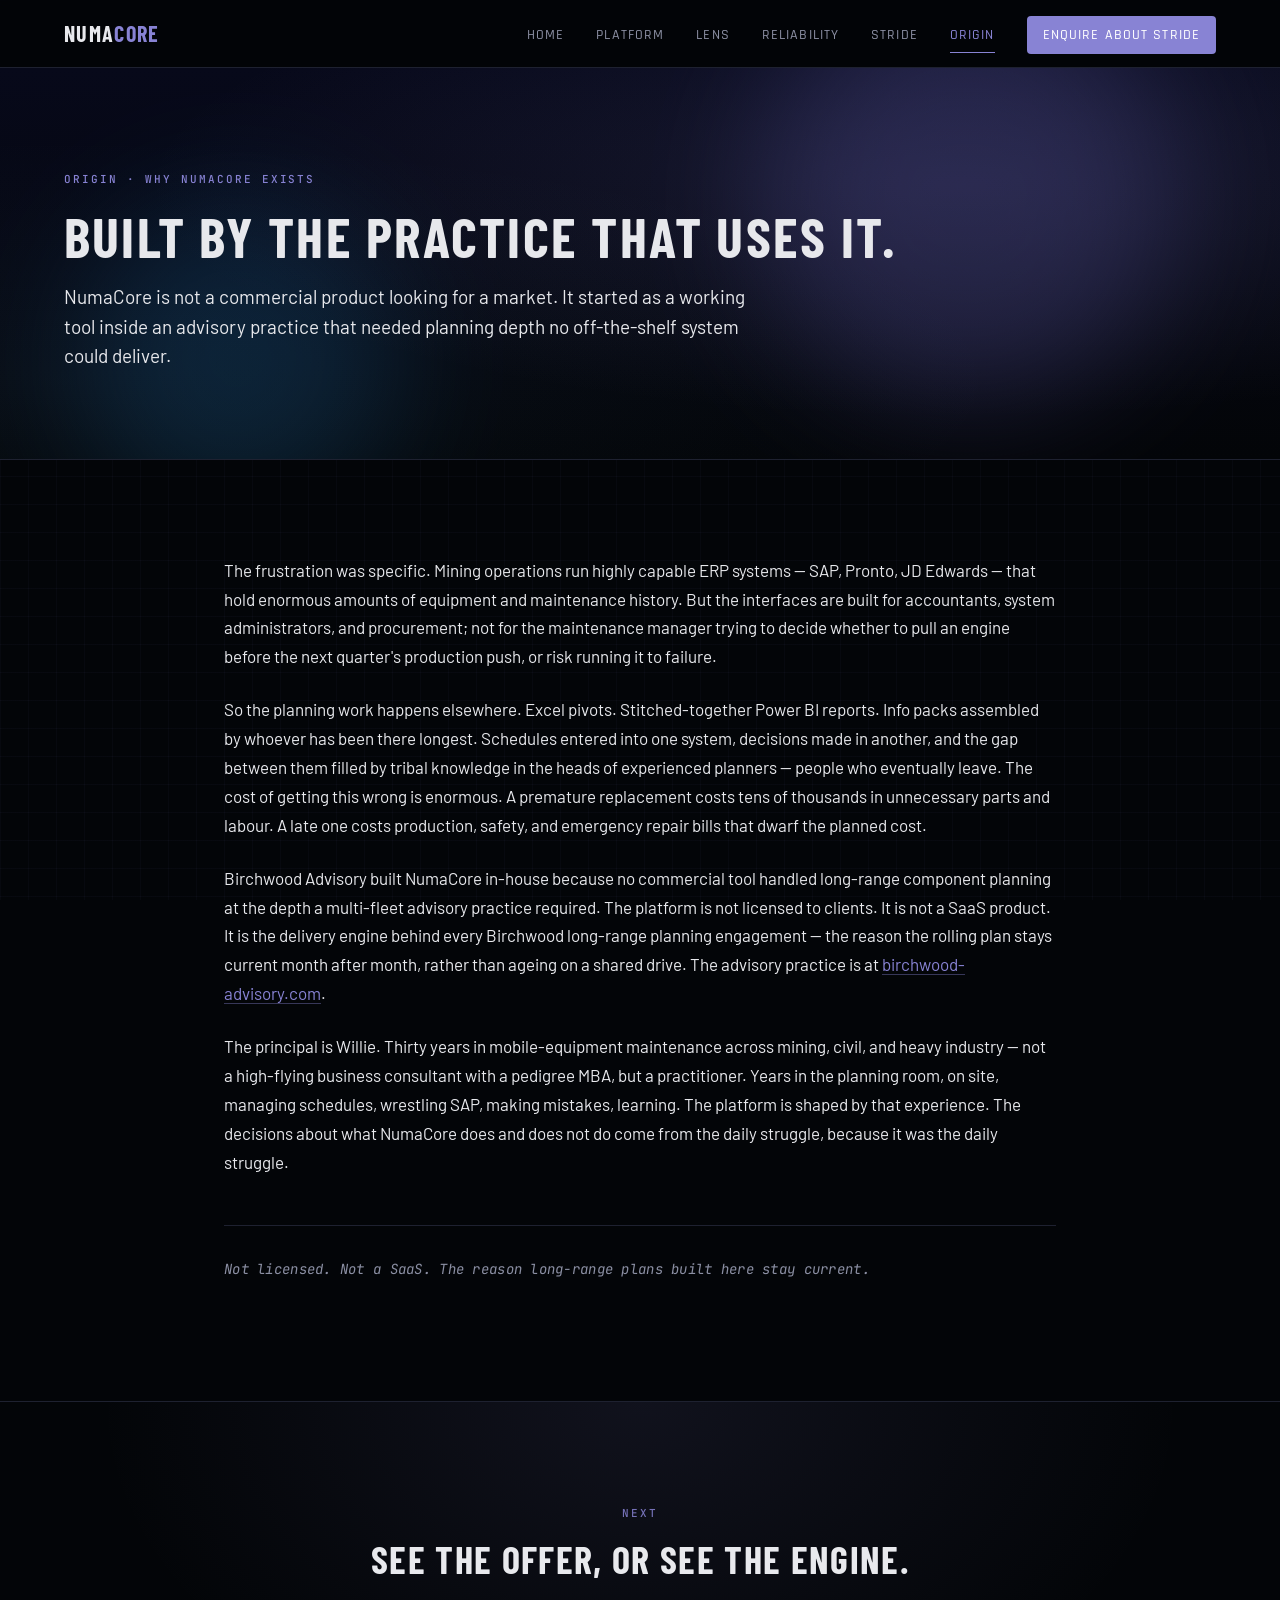
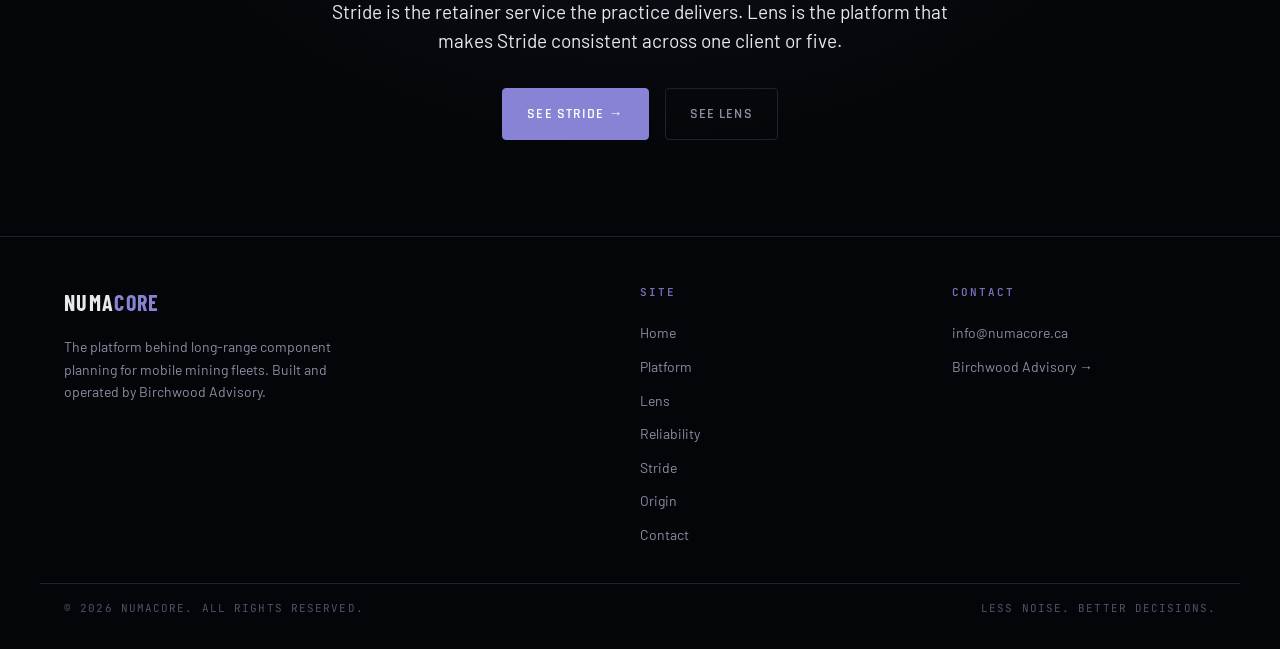
<file: origin.html>
<!DOCTYPE html>
<html lang="en">
<head>
<meta charset="UTF-8">
<meta name="viewport" content="width=device-width, initial-scale=1.0">
<title>Origin &mdash; NumaCore</title>
<meta name="description" content="Why NumaCore exists. Built in-house by Birchwood Advisory because no commercial tool handled long-range component planning at the depth required for a multi-fleet practice.">
<link rel="icon" type="image/svg+xml" href="data:image/svg+xml,%3Csvg xmlns='http://www.w3.org/2000/svg' viewBox='0 0 54 54'%3E%3Cpath d='M27 4 L30 24 L50 27 L30 30 L27 50 L24 30 L4 27 L24 24 Z' fill='%235C58A8' opacity='0.3'/%3E%3Cpath d='M27 4 L30 24 L50 27 L30 30 L27 50 L24 30 L4 27 L24 24 Z' fill='none' stroke='%238883D4' stroke-width='2'/%3E%3Ccircle cx='27' cy='27' r='4' fill='%238883D4'/%3E%3C/svg%3E">
<link rel="preconnect" href="https://fonts.googleapis.com">
<link rel="preconnect" href="https://fonts.gstatic.com" crossorigin>
<link href="https://fonts.googleapis.com/css2?family=Rajdhani:wght@400;500;600;700&family=Barlow:wght@300;400;500;600;700&family=Barlow+Condensed:wght@500;600;700&family=JetBrains+Mono:wght@400;500&display=swap" rel="stylesheet">
<link rel="stylesheet" href="styles.css">
</head>
<body>

<nav class="nav">
  <div class="nav-inner">
    <a href="index.html" class="nav-brand">Numa<span>Core</span></a>
    <input type="checkbox" id="nav-toggle" class="nav-toggle">
    <label for="nav-toggle" class="nav-toggle-btn">Menu</label>
    <ul class="nav-links">
      <li><a href="index.html">Home</a></li>
      <li><a href="platform.html">Platform</a></li>
      <li><a href="lens.html">Lens</a></li>
      <li><a href="rra.html">Reliability</a></li>
      <li><a href="stride.html">Stride</a></li>
      <li><a href="origin.html" class="active">Origin</a></li>
      <li><a href="mailto:info@numacore.ca?subject=Stride%20enquiry" class="nav-cta">Enquire about Stride</a></li>
    </ul>
  </div>
</nav>

<header class="page-header">
  <div class="hero-glow violet" style="opacity:0.28;"></div>
  <div class="hero-glow ocean"></div>
  <div class="container">
    <span class="eyebrow fade-up d-1">Origin &middot; Why NumaCore exists</span>
    <h1 class="fade-up d-2">Built by the practice that uses it.</h1>
    <p class="lede fade-up d-3">NumaCore is not a commercial product looking for a market. It started as a working tool inside an advisory practice that needed planning depth no off-the-shelf system could deliver.</p>
  </div>
</header>

<section>
  <div class="container-narrow">
    <div class="origin-body">
      <p>The frustration was specific. Mining operations run highly capable ERP systems &mdash; SAP, Pronto, JD Edwards &mdash; that hold enormous amounts of equipment and maintenance history. But the interfaces are built for accountants, system administrators, and procurement; not for the maintenance manager trying to decide whether to pull an engine before the next quarter's production push, or risk running it to failure.</p>

      <p>So the planning work happens elsewhere. Excel pivots. Stitched-together Power BI reports. Info packs assembled by whoever has been there longest. Schedules entered into one system, decisions made in another, and the gap between them filled by tribal knowledge in the heads of experienced planners &mdash; people who eventually leave. The cost of getting this wrong is enormous. A premature replacement costs tens of thousands in unnecessary parts and labour. A late one costs production, safety, and emergency repair bills that dwarf the planned cost.</p>

      <p>Birchwood Advisory built NumaCore in-house because no commercial tool handled long-range component planning at the depth a multi-fleet advisory practice required. The platform is not licensed to clients. It is not a SaaS product. It is the delivery engine behind every Birchwood long-range planning engagement &mdash; the reason the rolling plan stays current month after month, rather than ageing on a shared drive. The advisory practice is at <a href="https://birchwood-advisory.com" target="_blank" rel="noopener">birchwood-advisory.com</a>.</p>

      <p>The principal is Willie. Thirty years in mobile-equipment maintenance across mining, civil, and heavy industry &mdash; not a high-flying business consultant with a pedigree MBA, but a practitioner. Years in the planning room, on site, managing schedules, wrestling SAP, making mistakes, learning. The platform is shaped by that experience. The decisions about what NumaCore does and does not do come from the daily struggle, because it was the daily struggle.</p>

      <p class="closing">Not licensed. Not a SaaS. The reason long-range plans built here stay current.</p>
    </div>
  </div>
</section>

<section class="cta-section">
  <div class="container-narrow">
    <span class="eyebrow">Next</span>
    <h2>See the offer, or see the engine.</h2>
    <p class="lede">Stride is the retainer service the practice delivers. Lens is the platform that makes Stride consistent across one client or five.</p>
    <div class="btn-row">
      <a href="stride.html" class="btn btn-primary">See Stride &rarr;</a>
      <a href="lens.html" class="btn btn-ghost">See Lens</a>
    </div>
  </div>
</section>

<footer>
  <div class="footer-inner">
    <div class="footer-brand">
      <a href="index.html" class="nav-brand">Numa<span>Core</span></a>
      <p>The platform behind long-range component planning for mobile mining fleets. Built and operated by Birchwood Advisory.</p>
    </div>
    <div class="footer-col">
      <h4>Site</h4>
      <ul>
        <li><a href="index.html">Home</a></li>
        <li><a href="platform.html">Platform</a></li>
        <li><a href="lens.html">Lens</a></li>
        <li><a href="rra.html">Reliability</a></li>
        <li><a href="stride.html">Stride</a></li>
        <li><a href="origin.html">Origin</a></li>
        <li><a href="contact.html">Contact</a></li>
      </ul>
    </div>
    <div class="footer-col">
      <h4>Contact</h4>
      <ul>
        <li><a href="mailto:info@numacore.ca">info@numacore.ca</a></li>
        <li><a href="https://birchwood-advisory.com" target="_blank" rel="noopener">Birchwood Advisory &rarr;</a></li>
      </ul>
    </div>
  </div>
  <div class="footer-base">
    <span>&copy; 2026 NumaCore. All rights reserved.</span>
    <span>Less noise. Better decisions.</span>
  </div>
</footer>

</body>
</html>
</file>
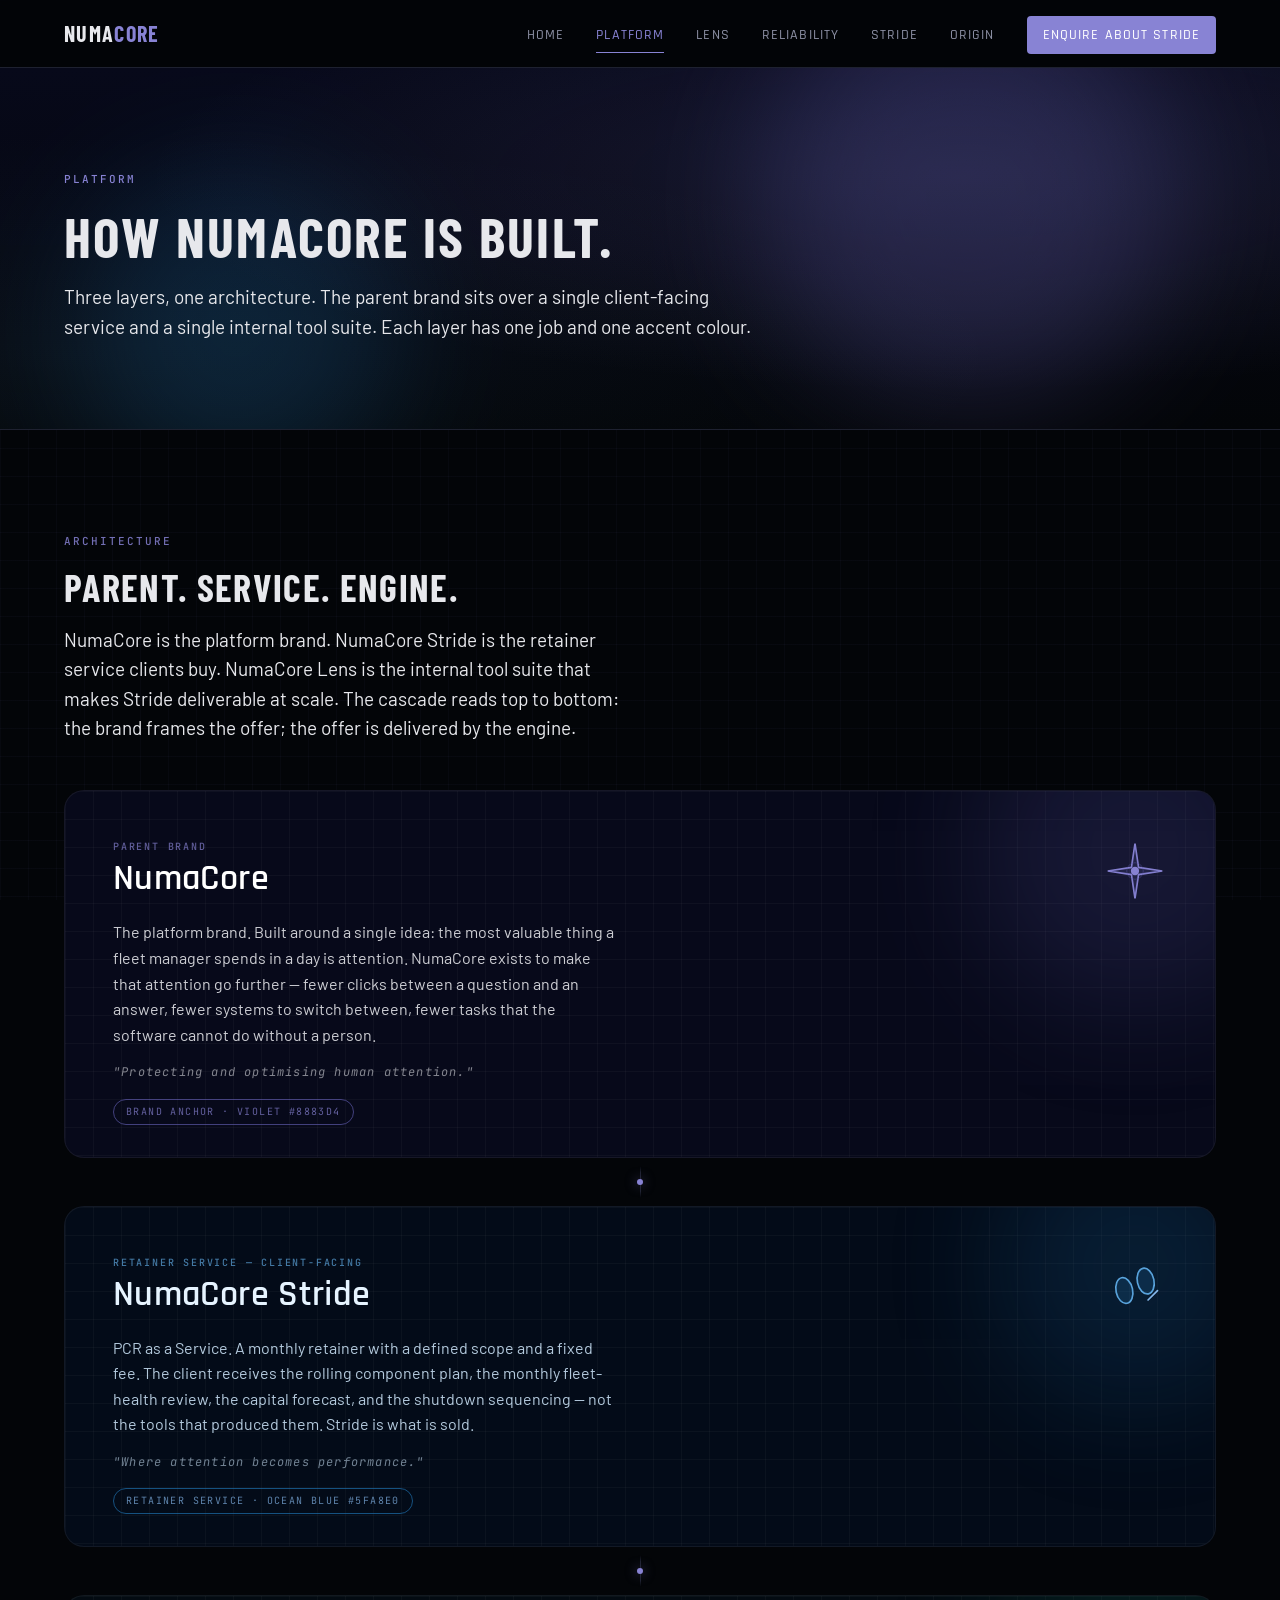
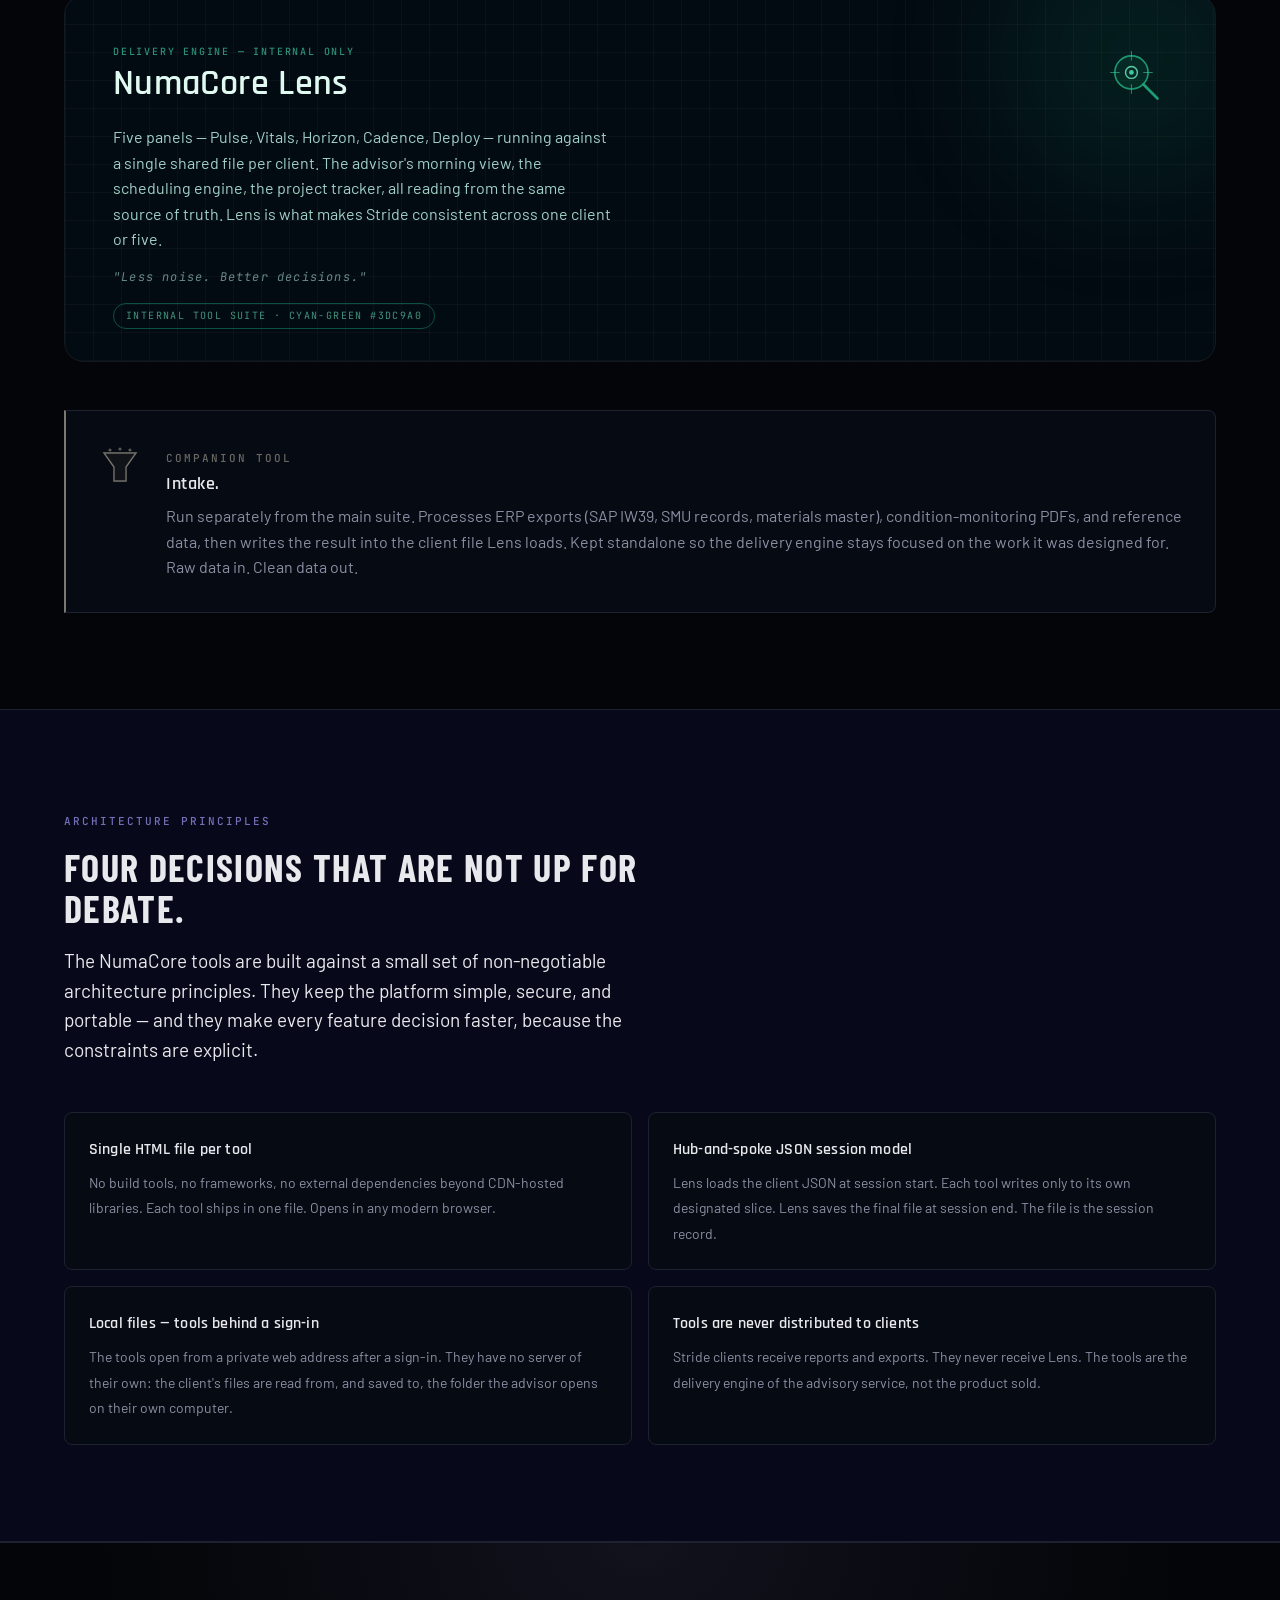
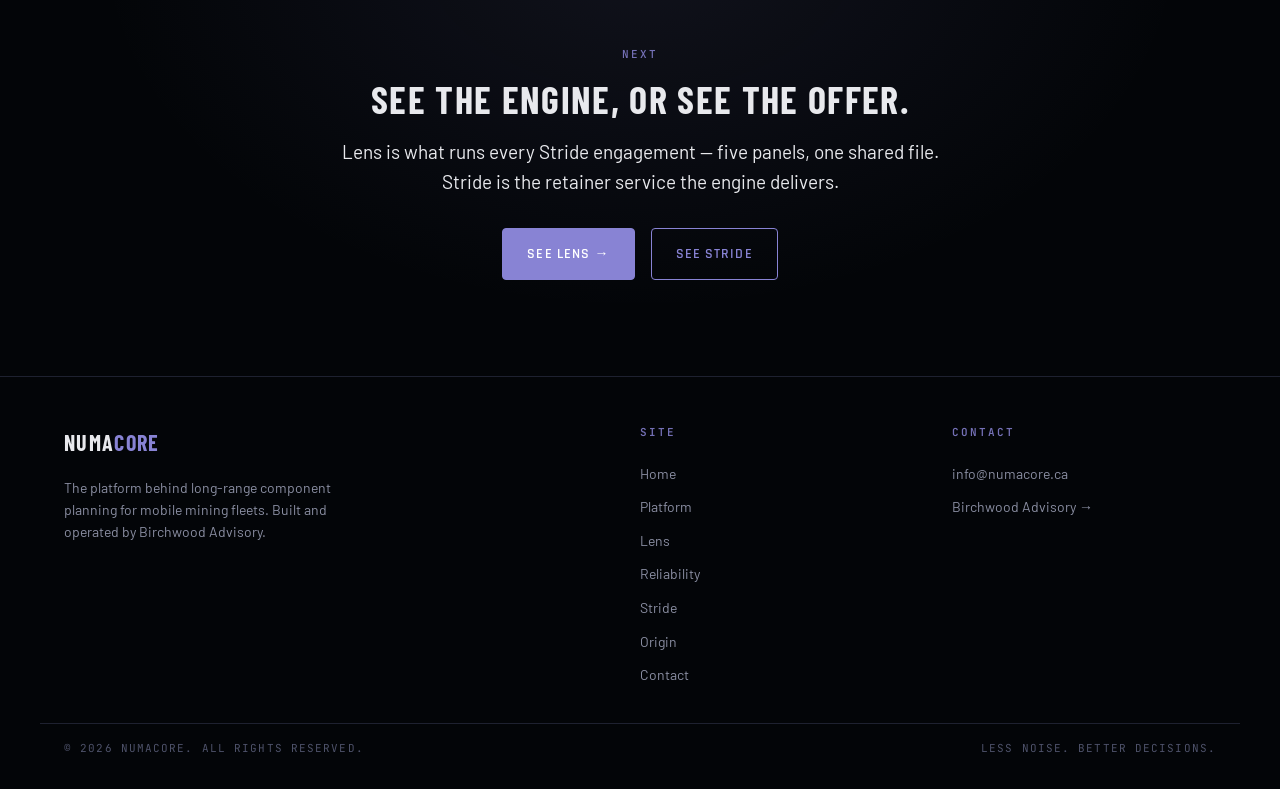
<file: platform.html>
<!DOCTYPE html>
<html lang="en">
<head>
<meta charset="UTF-8">
<meta name="viewport" content="width=device-width, initial-scale=1.0">
<title>Platform &mdash; NumaCore</title>
<meta name="description" content="The NumaCore architecture: parent brand, Stride retainer service, Lens delivery engine. Companion tool: Intake. Single-file HTML, hub-and-spoke JSON, local files.">
<link rel="icon" type="image/svg+xml" href="data:image/svg+xml,%3Csvg xmlns='http://www.w3.org/2000/svg' viewBox='0 0 54 54'%3E%3Cpath d='M27 4 L30 24 L50 27 L30 30 L27 50 L24 30 L4 27 L24 24 Z' fill='%235C58A8' opacity='0.3'/%3E%3Cpath d='M27 4 L30 24 L50 27 L30 30 L27 50 L24 30 L4 27 L24 24 Z' fill='none' stroke='%238883D4' stroke-width='2'/%3E%3Ccircle cx='27' cy='27' r='4' fill='%238883D4'/%3E%3C/svg%3E">
<link rel="preconnect" href="https://fonts.googleapis.com">
<link rel="preconnect" href="https://fonts.gstatic.com" crossorigin>
<link href="https://fonts.googleapis.com/css2?family=Rajdhani:wght@400;500;600;700&family=Barlow:wght@300;400;500;600;700&family=Barlow+Condensed:wght@500;600;700&family=JetBrains+Mono:wght@400;500&display=swap" rel="stylesheet">
<link rel="stylesheet" href="styles.css">
</head>
<body>

<nav class="nav">
  <div class="nav-inner">
    <a href="index.html" class="nav-brand">Numa<span>Core</span></a>
    <input type="checkbox" id="nav-toggle" class="nav-toggle">
    <label for="nav-toggle" class="nav-toggle-btn">Menu</label>
    <ul class="nav-links">
      <li><a href="index.html">Home</a></li>
      <li><a href="platform.html" class="active">Platform</a></li>
      <li><a href="lens.html">Lens</a></li>
      <li><a href="rra.html">Reliability</a></li>
      <li><a href="stride.html">Stride</a></li>
      <li><a href="origin.html">Origin</a></li>
      <li><a href="mailto:info@numacore.ca?subject=Stride%20enquiry" class="nav-cta">Enquire about Stride</a></li>
    </ul>
  </div>
</nav>

<header class="page-header">
  <div class="hero-glow violet" style="opacity:0.28;"></div>
  <div class="hero-glow ocean"></div>
  <div class="container">
    <span class="eyebrow fade-up d-1">Platform</span>
    <h1 class="fade-up d-2">How NumaCore is built.</h1>
    <p class="lede fade-up d-3">Three layers, one architecture. The parent brand sits over a single client-facing service and a single internal tool suite. Each layer has one job and one accent colour.</p>
  </div>
</header>

<section>
  <div class="container">
    <div class="section-head">
      <span class="eyebrow">Architecture</span>
      <h2>Parent. Service. Engine.</h2>
      <p class="lede">NumaCore is the platform brand. NumaCore Stride is the retainer service clients buy. NumaCore Lens is the internal tool suite that makes Stride deliverable at scale. The cascade reads top to bottom: the brand frames the offer; the offer is delivered by the engine.</p>
    </div>

    <div class="cascade">

      <div class="product-card pc-numacore">
        <div class="card-glow" style="width:320px; height:320px; top:-100px; right:-80px;"></div>
        <div class="pc-header">
          <div>
            <div class="pc-eyebrow">Parent brand</div>
            <div class="pc-name">NumaCore</div>
          </div>
          <svg class="pc-icon" viewBox="0 0 54 54" fill="none" aria-hidden="true">
            <path d="M27 4 L30 24 L50 27 L30 30 L27 50 L24 30 L4 27 L24 24 Z" fill="none" stroke="#8883D4" stroke-width="1.4"/>
            <path d="M27 4 L30 24 L50 27 L30 30 L27 50 L24 30 L4 27 L24 24 Z" fill="#5C58A8" opacity="0.18"/>
            <circle cx="27" cy="27" r="3.5" fill="#8883D4"/>
            <circle cx="27" cy="27" r="7" fill="none" stroke="#5C58A8" stroke-width="0.7" opacity="0.5"/>
          </svg>
        </div>
        <div class="pc-body">The platform brand. Built around a single idea: the most valuable thing a fleet manager spends in a day is attention. NumaCore exists to make that attention go further &mdash; fewer clicks between a question and an answer, fewer systems to switch between, fewer tasks that the software cannot do without a person.</div>
        <div class="pc-tagline">"Protecting and optimising human attention."</div>
        <div class="pc-tag">Brand anchor &middot; Violet #8883D4</div>
      </div>

      <div class="cascade-rule" aria-hidden="true"></div>

      <div class="product-card pc-stride">
        <div class="card-glow" style="width:280px; height:280px; top:-80px; right:-60px;"></div>
        <div class="pc-header">
          <div>
            <div class="pc-eyebrow">Retainer service &mdash; client-facing</div>
            <div class="pc-name">NumaCore Stride</div>
          </div>
          <svg class="pc-icon" viewBox="0 0 54 54" fill="none" aria-hidden="true">
            <ellipse cx="18" cy="30" rx="7" ry="11" fill="none" stroke="#5FA8E0" stroke-width="1.4" transform="rotate(-12 18 30)"/>
            <ellipse cx="36" cy="22" rx="7" ry="11" fill="none" stroke="#5FA8E0" stroke-width="1.4" transform="rotate(-12 36 22)"/>
            <ellipse cx="18" cy="30" rx="7" ry="11" fill="#1E6FAC" opacity="0.2" transform="rotate(-12 18 30)"/>
            <ellipse cx="36" cy="22" rx="7" ry="11" fill="#1E6FAC" opacity="0.2" transform="rotate(-12 36 22)"/>
            <path d="M38 38 L46 30" stroke="#85B7EB" stroke-width="1.4" stroke-linecap="round"/>
          </svg>
        </div>
        <div class="pc-body">PCR as a Service. A monthly retainer with a defined scope and a fixed fee. The client receives the rolling component plan, the monthly fleet-health review, the capital forecast, and the shutdown sequencing &mdash; not the tools that produced them. Stride is what is sold.</div>
        <div class="pc-tagline">"Where attention becomes performance."</div>
        <div class="pc-tag">Retainer service &middot; Ocean Blue #5FA8E0</div>
      </div>

      <div class="cascade-rule" aria-hidden="true"></div>

      <div class="product-card pc-lens">
        <div class="card-glow" style="width:280px; height:280px; top:-80px; right:-60px;"></div>
        <div class="pc-header">
          <div>
            <div class="pc-eyebrow">Delivery engine &mdash; internal only</div>
            <div class="pc-name">NumaCore Lens</div>
          </div>
          <svg class="pc-icon" viewBox="0 0 54 54" fill="none" aria-hidden="true">
            <circle cx="24" cy="24" r="14" fill="none" stroke="#1D9E75" stroke-width="1.4"/>
            <circle cx="24" cy="24" r="14" fill="#0B6648" opacity="0.2"/>
            <line x1="24" y1="6" x2="24" y2="14" stroke="#3DC9A0" stroke-width="0.9" opacity="0.6"/>
            <line x1="24" y1="34" x2="24" y2="42" stroke="#3DC9A0" stroke-width="0.9" opacity="0.6"/>
            <line x1="6" y1="24" x2="14" y2="24" stroke="#3DC9A0" stroke-width="0.9" opacity="0.6"/>
            <line x1="34" y1="24" x2="42" y2="24" stroke="#3DC9A0" stroke-width="0.9" opacity="0.6"/>
            <circle cx="24" cy="24" r="5" fill="none" stroke="#5DCAA5" stroke-width="1.2"/>
            <circle cx="24" cy="24" r="2" fill="#3DC9A0"/>
            <line x1="34" y1="34" x2="46" y2="46" stroke="#1D9E75" stroke-width="2.2" stroke-linecap="round"/>
          </svg>
        </div>
        <div class="pc-body">Five panels &mdash; Pulse, Vitals, Horizon, Cadence, Deploy &mdash; running against a single shared file per client. The advisor's morning view, the scheduling engine, the project tracker, all reading from the same source of truth. Lens is what makes Stride consistent across one client or five.</div>
        <div class="pc-tagline">"Less noise. Better decisions."</div>
        <div class="pc-tag">Internal tool suite &middot; Cyan-Green #3DC9A0</div>
      </div>

    </div>

    <div class="intake-aside">
      <svg class="pc2-icon" viewBox="0 0 44 44" fill="none" aria-hidden="true">
        <path d="M6 10 L38 10 L28 24 L28 38 L16 38 L16 24 Z" fill="none" stroke="#7A7870" stroke-width="1.4"/>
        <path d="M6 10 L38 10 L28 24 L28 38 L16 38 L16 24 Z" fill="#3C3B38" opacity="0.2"/>
        <circle cx="12" cy="7" r="1.6" fill="#7A7870" opacity="0.7"/>
        <circle cx="22" cy="6" r="1.6" fill="#7A7870" opacity="0.7"/>
        <circle cx="32" cy="7" r="1.6" fill="#7A7870" opacity="0.7"/>
      </svg>
      <div>
        <span class="eyebrow">Companion tool</span>
        <h4>Intake.</h4>
        <p>Run separately from the main suite. Processes ERP exports (SAP IW39, SMU records, materials master), condition-monitoring PDFs, and reference data, then writes the result into the client file Lens loads. Kept standalone so the delivery engine stays focused on the work it was designed for. Raw data in. Clean data out.</p>
      </div>
    </div>
  </div>
</section>

<section style="background: var(--nc-void); border-top: 1px solid var(--nc-border); border-bottom: 1px solid var(--nc-border);">
  <div class="container">
    <div class="section-head">
      <span class="eyebrow">Architecture principles</span>
      <h2>Four decisions that are not up for debate.</h2>
      <p class="lede">The NumaCore tools are built against a small set of non-negotiable architecture principles. They keep the platform simple, secure, and portable &mdash; and they make every feature decision faster, because the constraints are explicit.</p>
    </div>

    <ul class="principles">
      <li>
        <strong>Single HTML file per tool</strong>
        <span>No build tools, no frameworks, no external dependencies beyond CDN-hosted libraries. Each tool ships in one file. Opens in any modern browser.</span>
      </li>
      <li>
        <strong>Hub-and-spoke JSON session model</strong>
        <span>Lens loads the client JSON at session start. Each tool writes only to its own designated slice. Lens saves the final file at session end. The file is the session record.</span>
      </li>
      <li>
        <strong>Local files &mdash; tools behind a sign-in</strong>
        <span>The tools open from a private web address after a sign-in. They have no server of their own: the client's files are read from, and saved to, the folder the advisor opens on their own computer.</span>
      </li>
      <li>
        <strong>Tools are never distributed to clients</strong>
        <span>Stride clients receive reports and exports. They never receive Lens. The tools are the delivery engine of the advisory service, not the product sold.</span>
      </li>
    </ul>
  </div>
</section>

<section class="cta-section">
  <div class="container-narrow">
    <span class="eyebrow">Next</span>
    <h2>See the engine, or see the offer.</h2>
    <p class="lede">Lens is what runs every Stride engagement &mdash; five panels, one shared file. Stride is the retainer service the engine delivers.</p>
    <div class="btn-row">
      <a href="lens.html" class="btn btn-primary">See Lens &rarr;</a>
      <a href="stride.html" class="btn btn-secondary">See Stride</a>
    </div>
  </div>
</section>

<footer>
  <div class="footer-inner">
    <div class="footer-brand">
      <a href="index.html" class="nav-brand">Numa<span>Core</span></a>
      <p>The platform behind long-range component planning for mobile mining fleets. Built and operated by Birchwood Advisory.</p>
    </div>
    <div class="footer-col">
      <h4>Site</h4>
      <ul>
        <li><a href="index.html">Home</a></li>
        <li><a href="platform.html">Platform</a></li>
        <li><a href="lens.html">Lens</a></li>
        <li><a href="rra.html">Reliability</a></li>
        <li><a href="stride.html">Stride</a></li>
        <li><a href="origin.html">Origin</a></li>
        <li><a href="contact.html">Contact</a></li>
      </ul>
    </div>
    <div class="footer-col">
      <h4>Contact</h4>
      <ul>
        <li><a href="mailto:info@numacore.ca">info@numacore.ca</a></li>
        <li><a href="https://birchwood-advisory.com" target="_blank" rel="noopener">Birchwood Advisory &rarr;</a></li>
      </ul>
    </div>
  </div>
  <div class="footer-base">
    <span>&copy; 2026 NumaCore. All rights reserved.</span>
    <span>Less noise. Better decisions.</span>
  </div>
</footer>

</body>
</html>
</file>
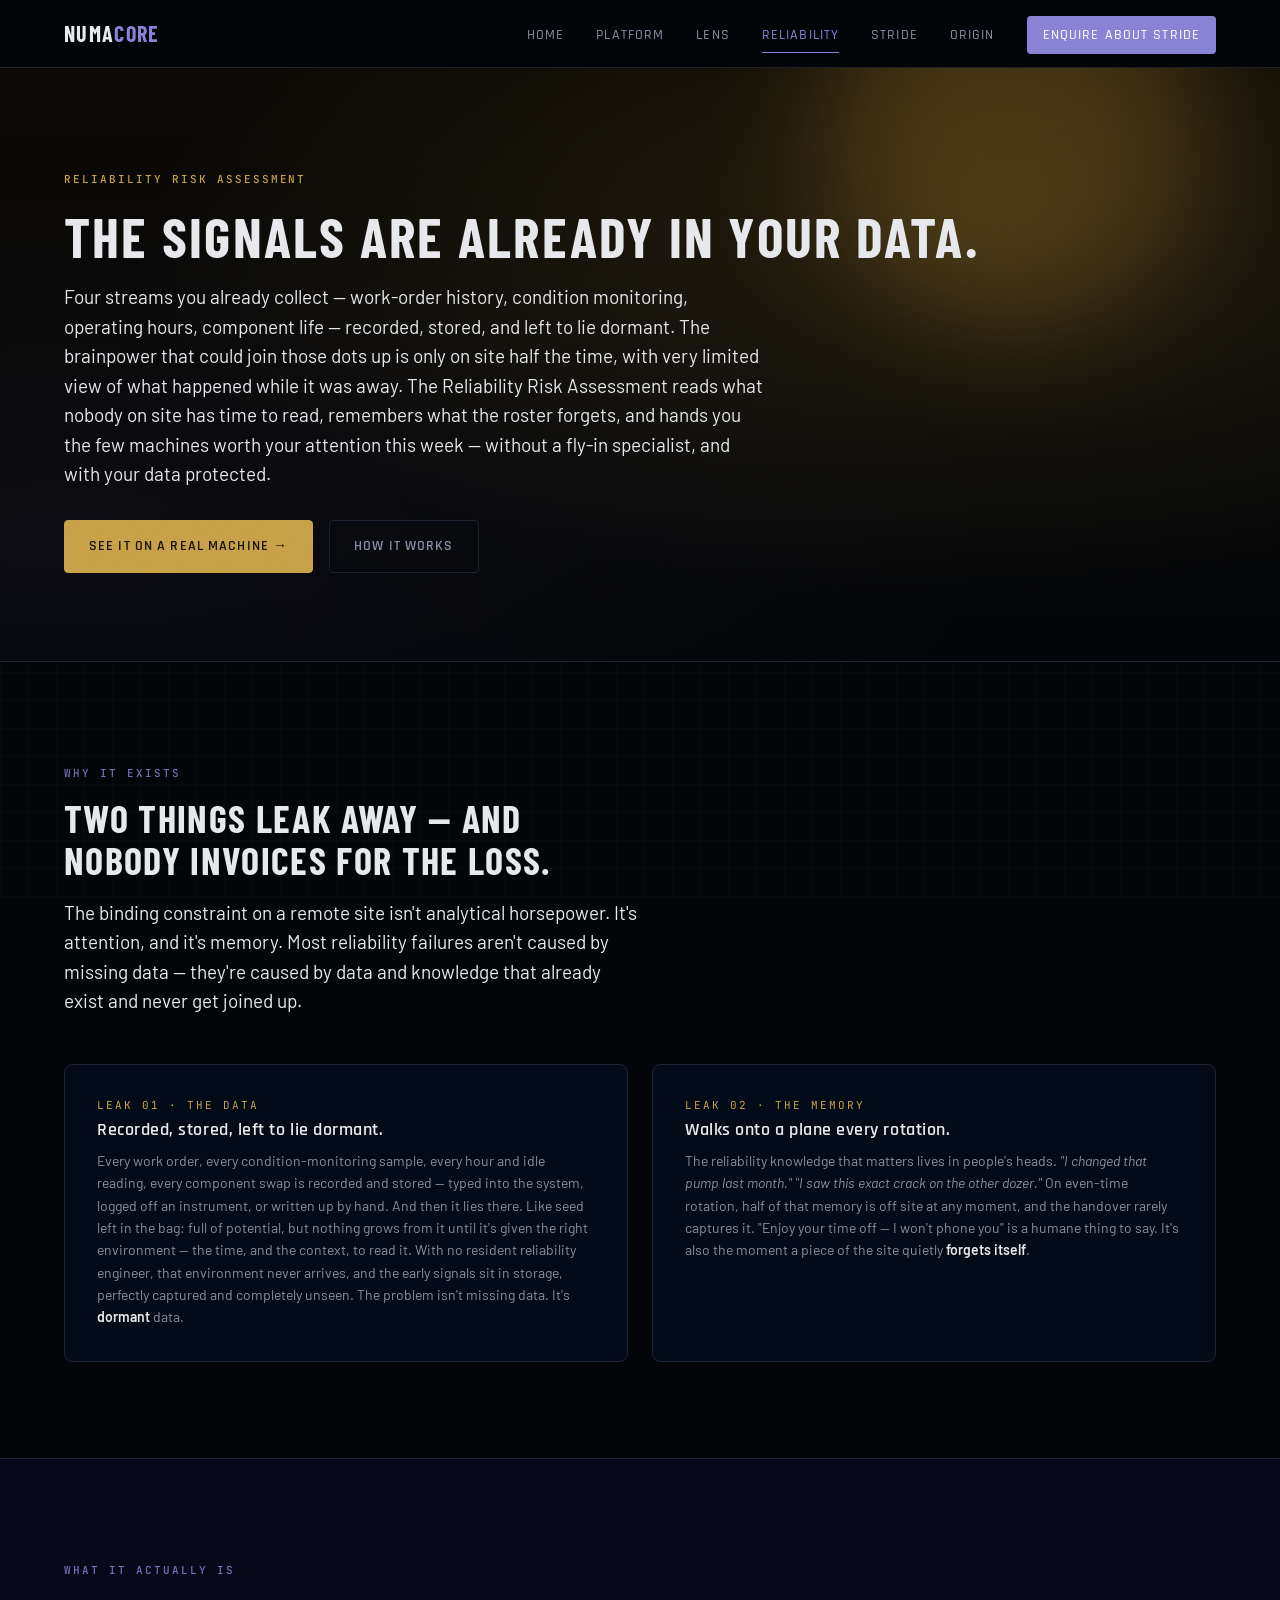
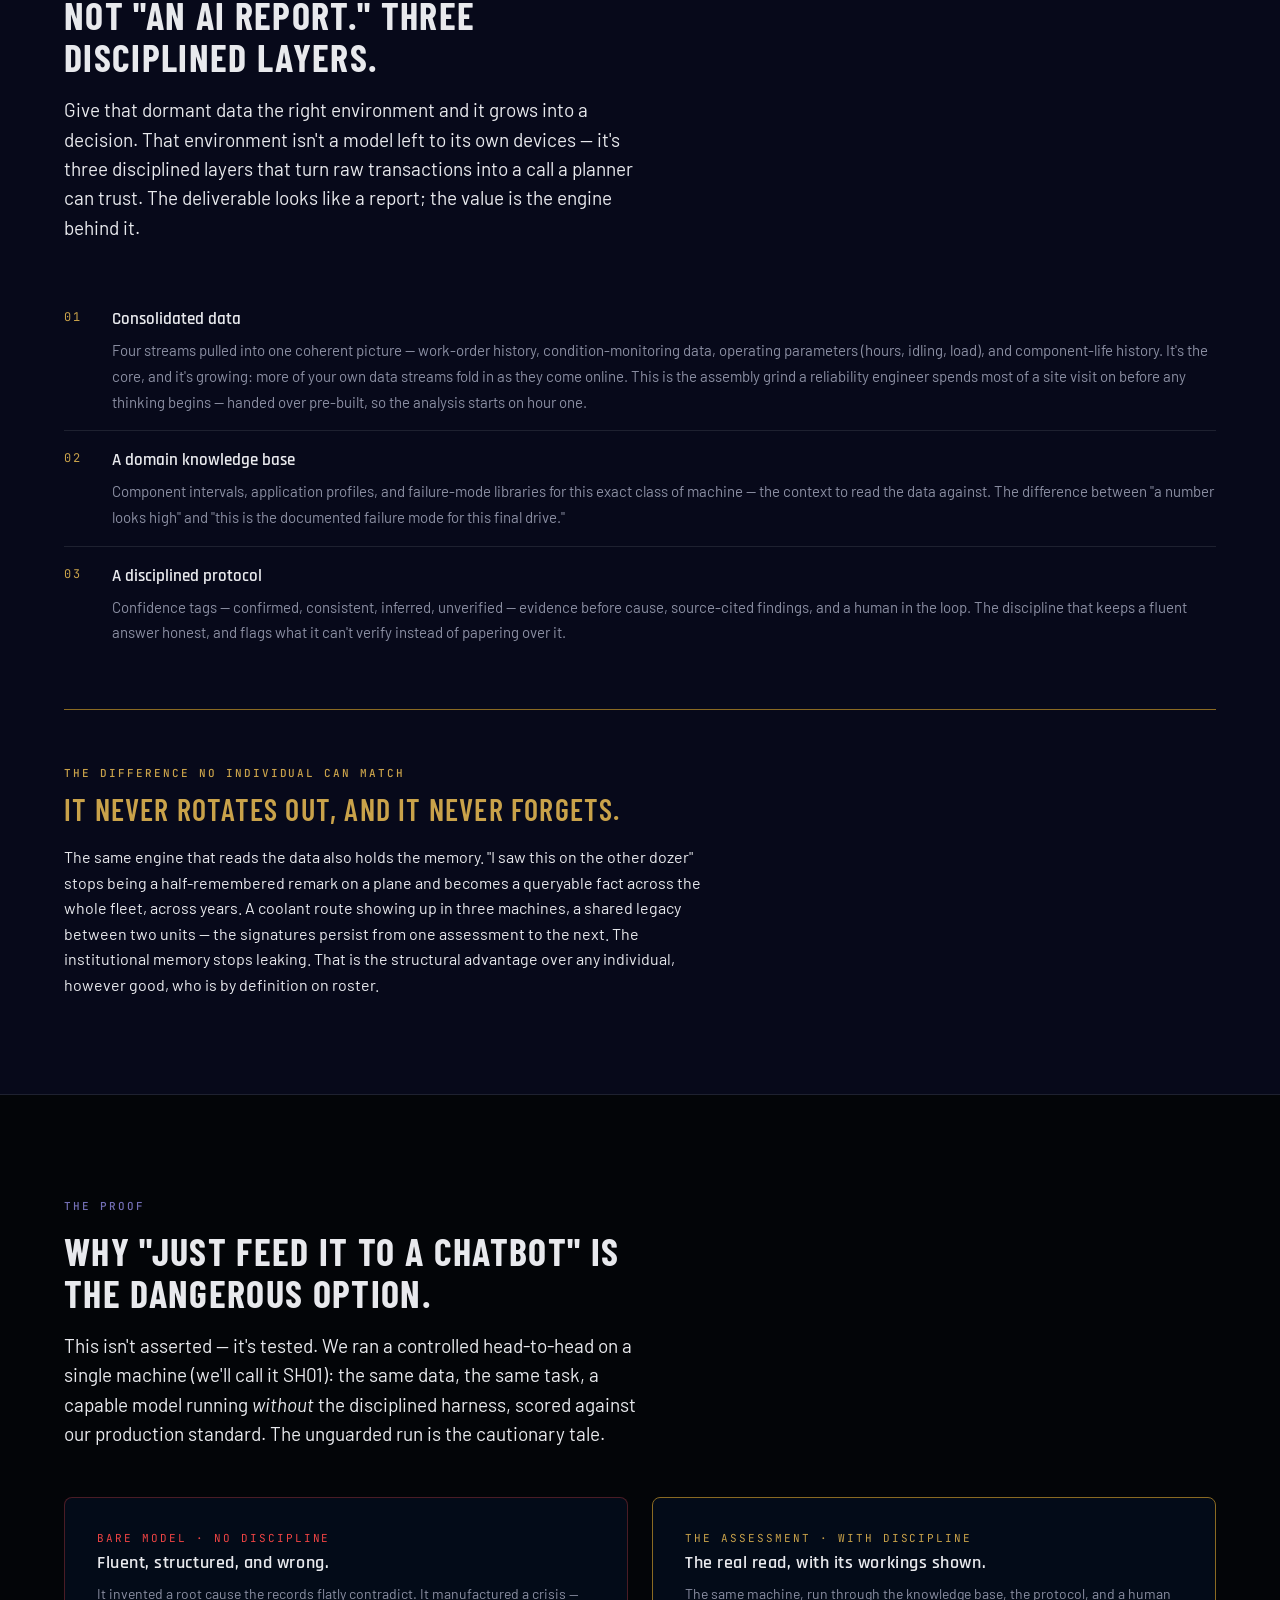
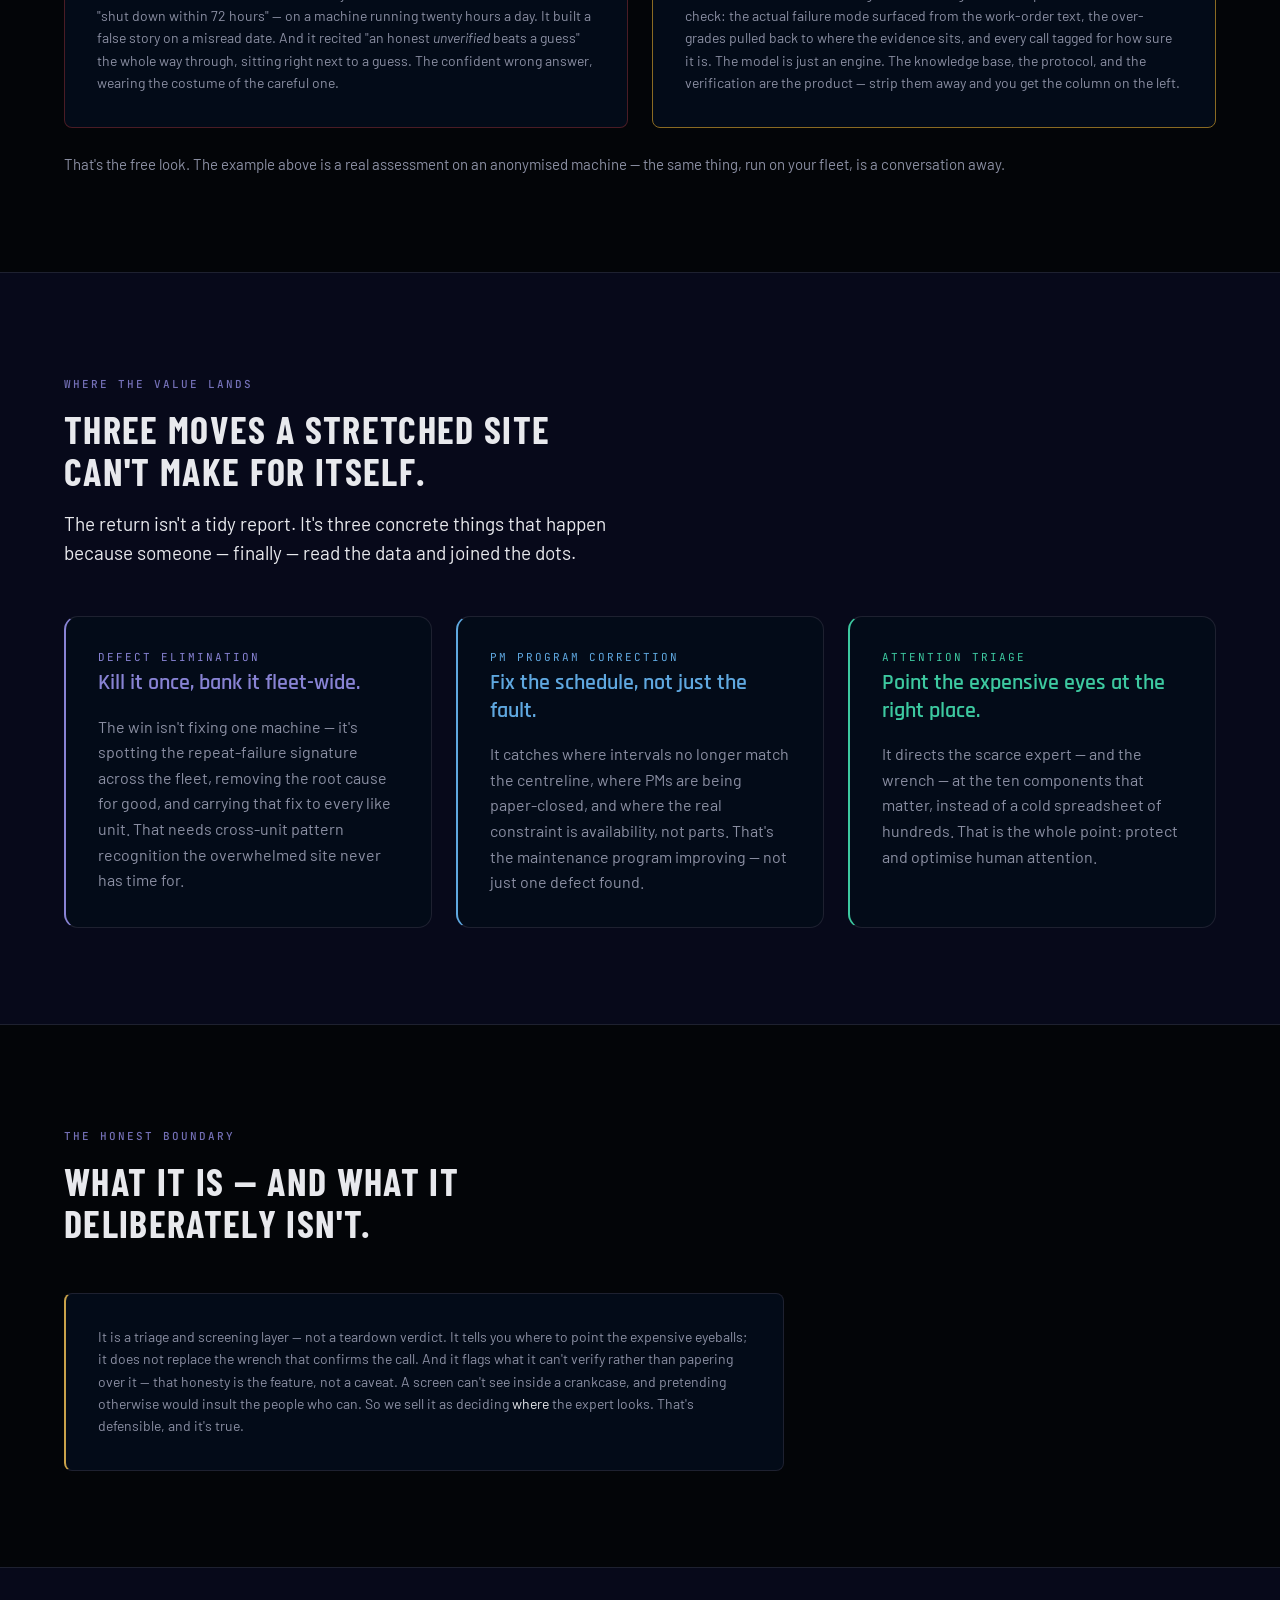
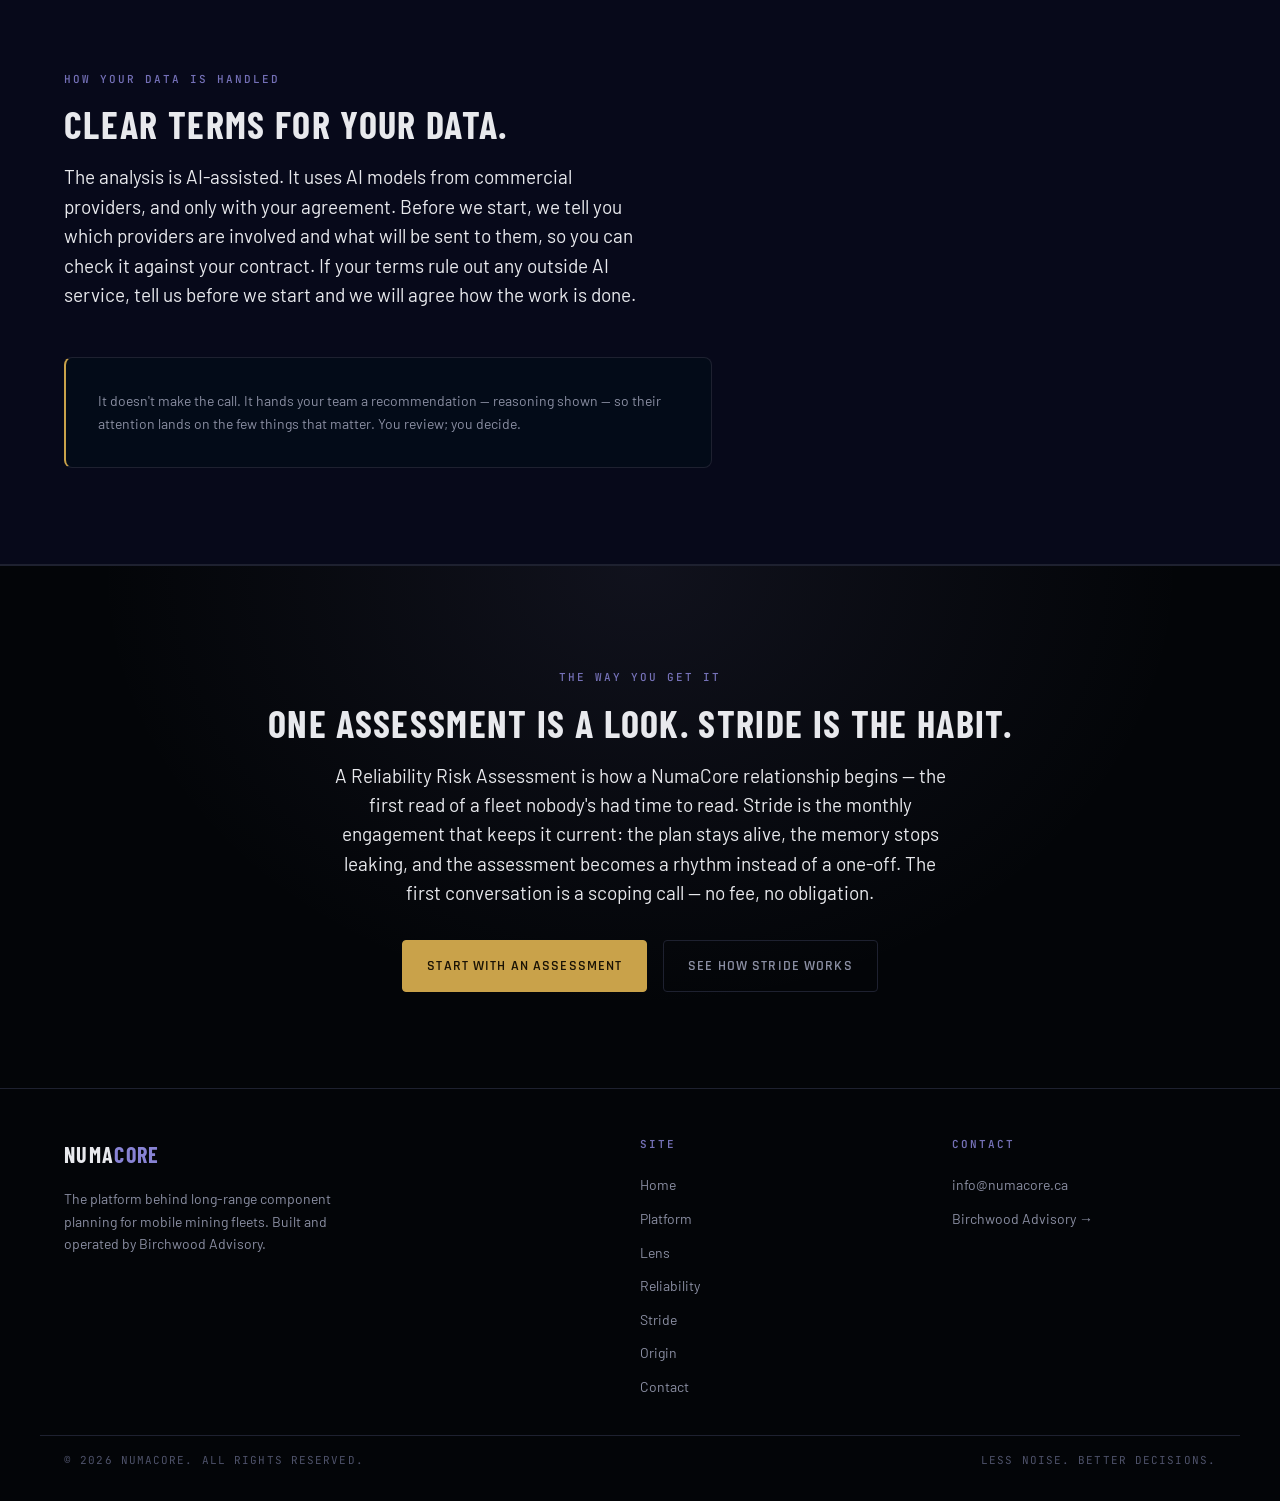
<file: rra.html>
<!DOCTYPE html>
<html lang="en">
<head>
<meta charset="UTF-8">
<meta name="viewport" content="width=device-width, initial-scale=1.0">
<title>Reliability Risk Assessment &mdash; NumaCore</title>
<meta name="description" content="The NumaCore Reliability Risk Assessment reads the work-order, condition-monitoring, operating-parameter, and component-life data you already collect but never read, and turns it into a prioritised, source-cited reliability picture &mdash; without a fly-in specialist, and with your data protected.">
<link rel="icon" type="image/svg+xml" href="data:image/svg+xml,%3Csvg xmlns='http://www.w3.org/2000/svg' viewBox='0 0 54 54'%3E%3Cpath d='M27 4 L30 24 L50 27 L30 30 L27 50 L24 30 L4 27 L24 24 Z' fill='%235C58A8' opacity='0.3'/%3E%3Cpath d='M27 4 L30 24 L50 27 L30 30 L27 50 L24 30 L4 27 L24 24 Z' fill='none' stroke='%238883D4' stroke-width='2'/%3E%3Ccircle cx='27' cy='27' r='4' fill='%238883D4'/%3E%3C/svg%3E">
<link rel="preconnect" href="https://fonts.googleapis.com">
<link rel="preconnect" href="https://fonts.gstatic.com" crossorigin>
<link href="https://fonts.googleapis.com/css2?family=Rajdhani:wght@400;500;600;700&family=Barlow:wght@300;400;500;600;700&family=Barlow+Condensed:wght@500;600;700&family=JetBrains+Mono:wght@400;500&display=swap" rel="stylesheet">
<link rel="stylesheet" href="styles.css">
</head>
<body>

<nav class="nav">
  <div class="nav-inner">
    <a href="index.html" class="nav-brand">Numa<span>Core</span></a>
    <input type="checkbox" id="nav-toggle" class="nav-toggle">
    <label for="nav-toggle" class="nav-toggle-btn">Menu</label>
    <ul class="nav-links">
      <li><a href="index.html">Home</a></li>
      <li><a href="platform.html">Platform</a></li>
      <li><a href="lens.html">Lens</a></li>
      <li><a href="rra.html" class="active">Reliability</a></li>
      <li><a href="stride.html">Stride</a></li>
      <li><a href="origin.html">Origin</a></li>
      <li><a href="mailto:info@numacore.ca?subject=Stride%20enquiry" class="nav-cta">Enquire about Stride</a></li>
    </ul>
  </div>
</nav>

<header class="page-header accent-rra">
  <div class="hero-glow" style="width:380px; height:380px; top:-120px; right:6%; background:#8A6A22; opacity:0.4; filter:blur(60px); position:absolute; border-radius:50%; pointer-events:none;"></div>
  <div class="container">
    <span class="eyebrow fade-up d-1">Reliability Risk Assessment</span>
    <h1 class="fade-up d-2">The signals are already in your data.</h1>
    <p class="lede fade-up d-3">Four streams you already collect &mdash; work-order history, condition monitoring, operating hours, component life &mdash; recorded, stored, and left to lie dormant. The brainpower that could join those dots up is only on site half the time, with very limited view of what happened while it was away. The Reliability Risk Assessment reads what nobody on site has time to read, remembers what the roster forgets, and hands you the few machines worth your attention this week &mdash; without a fly-in specialist, and with your data protected.</p>
    <div class="btn-row fade-up d-4" style="margin-top: var(--space-xl);">
      <a href="#proof" class="btn btn-rra">See it on a real machine &rarr;</a>
      <a href="#what" class="btn btn-ghost">How it works</a>
    </div>
  </div>
</header>

<!-- THE PROBLEM: two leaks -->
<section>
  <div class="container">
    <div class="section-head">
      <span class="eyebrow">Why it exists</span>
      <h2>Two things leak away &mdash; and nobody invoices for the loss.</h2>
      <p class="lede">The binding constraint on a remote site isn't analytical horsepower. It's attention, and it's memory. Most reliability failures aren't caused by missing data &mdash; they're caused by data and knowledge that already exist and never get joined up.</p>
    </div>

    <div class="duo-grid">
      <div class="flow-step">
        <div class="step-num" style="color:var(--nc-rra)">Leak 01 &middot; the data</div>
        <h4>Recorded, stored, left to lie dormant.</h4>
        <p>Every work order, every condition-monitoring sample, every hour and idle reading, every component swap is recorded and stored &mdash; typed into the system, logged off an instrument, or written up by hand. And then it lies there. Like seed left in the bag: full of potential, but nothing grows from it until it's given the right environment &mdash; the time, and the context, to read it. With no resident reliability engineer, that environment never arrives, and the early signals sit in storage, perfectly captured and completely unseen. The problem isn't missing data. It's <strong style="color:var(--nc-text)">dormant</strong> data.</p>
      </div>
      <div class="flow-step">
        <div class="step-num" style="color:var(--nc-rra)">Leak 02 &middot; the memory</div>
        <h4>Walks onto a plane every rotation.</h4>
        <p>The reliability knowledge that matters lives in people's heads. <em>"I changed that pump last month." "I saw this exact crack on the other dozer."</em> On even-time rotation, half of that memory is off site at any moment, and the handover rarely captures it. "Enjoy your time off &mdash; I won't phone you" is a humane thing to say. It's also the moment a piece of the site quietly <strong style="color:var(--nc-text)">forgets itself</strong>.</p>
      </div>
    </div>
  </div>
</section>

<!-- WHAT IT IS -->
<section id="what" style="background: var(--nc-void); border-top: 1px solid var(--nc-border); border-bottom: 1px solid var(--nc-border);">
  <div class="container">
    <div class="section-head">
      <span class="eyebrow">What it actually is</span>
      <h2>Not "an AI report." Three disciplined layers.</h2>
      <p class="lede">Give that dormant data the right environment and it grows into a decision. That environment isn't a model left to its own devices &mdash; it's three disciplined layers that turn raw transactions into a call a planner can trust. The deliverable looks like a report; the value is the engine behind it.</p>
    </div>

    <ul class="included">
      <li>
        <span class="num" style="color:var(--nc-rra)">01</span>
        <div>
          <strong>Consolidated data</strong>
          <span>Four streams pulled into one coherent picture &mdash; work-order history, condition-monitoring data, operating parameters (hours, idling, load), and component-life history. It's the core, and it's growing: more of your own data streams fold in as they come online. This is the assembly grind a reliability engineer spends most of a site visit on before any thinking begins &mdash; handed over pre-built, so the analysis starts on hour one.</span>
        </div>
      </li>
      <li>
        <span class="num" style="color:var(--nc-rra)">02</span>
        <div>
          <strong>A domain knowledge base</strong>
          <span>Component intervals, application profiles, and failure-mode libraries for this exact class of machine &mdash; the context to read the data against. The difference between "a number looks high" and "this is the documented failure mode for this final drive."</span>
        </div>
      </li>
      <li>
        <span class="num" style="color:var(--nc-rra)">03</span>
        <div>
          <strong>A disciplined protocol</strong>
          <span>Confidence tags &mdash; confirmed, consistent, inferred, unverified &mdash; evidence before cause, source-cited findings, and a human in the loop. The discipline that keeps a fluent answer honest, and flags what it can't verify instead of papering over it.</span>
        </div>
      </li>
    </ul>

    <div class="panel-detail accent-cadence" style="border-top-color:var(--nc-rra-dim); margin-top: var(--space-2xl);">
      <span class="panel-detail-eyebrow" style="color:var(--nc-rra)">The difference no individual can match</span>
      <h3 style="color:var(--nc-rra)">It never rotates out, and it never forgets.</h3>
      <p>The same engine that reads the data also holds the memory. "I saw this on the other dozer" stops being a half-remembered remark on a plane and becomes a queryable fact across the whole fleet, across years. A coolant route showing up in three machines, a shared legacy between two units &mdash; the signatures persist from one assessment to the next. The institutional memory stops leaking. That is the structural advantage over any individual, however good, who is by definition on roster.</p>
    </div>
  </div>
</section>

<!-- THE PROOF: SH01 -->
<section id="proof">
  <div class="container">
    <div class="section-head">
      <span class="eyebrow">The proof</span>
      <h2>Why "just feed it to a chatbot" is the dangerous option.</h2>
      <p class="lede">This isn't asserted &mdash; it's tested. We ran a controlled head-to-head on a single machine (we'll call it SH01): the same data, the same task, a capable model running <em>without</em> the disciplined harness, scored against our production standard. The unguarded run is the cautionary tale.</p>
    </div>

    <div class="duo-grid">
      <div class="flow-step" style="border-color: rgba(239,68,68,0.3);">
        <div class="step-num" style="color:var(--nc-crit)">Bare model &middot; no discipline</div>
        <h4>Fluent, structured, and wrong.</h4>
        <p>It invented a root cause the records flatly contradict. It manufactured a crisis &mdash; "shut down within 72 hours" &mdash; on a machine running twenty hours a day. It built a false story on a misread date. And it recited "an honest <em>unverified</em> beats a guess" the whole way through, sitting right next to a guess. The confident wrong answer, wearing the costume of the careful one.</p>
      </div>
      <div class="flow-step" style="border-color: var(--nc-rra-dim);">
        <div class="step-num" style="color:var(--nc-rra)">The assessment &middot; with discipline</div>
        <h4>The real read, with its workings shown.</h4>
        <p>The same machine, run through the knowledge base, the protocol, and a human check: the actual failure mode surfaced from the work-order text, the over-grades pulled back to where the evidence sits, and every call tagged for how sure it is. The model is just an engine. The knowledge base, the protocol, and the verification are the product &mdash; strip them away and you get the column on the left.</p>
      </div>
    </div>
    <p style="margin-top: var(--space-lg); color: var(--nc-text-m); font-size: 15px;">That's the free look. The example above is a real assessment on an anonymised machine &mdash; the same thing, run on your fleet, is a conversation away.</p>
  </div>
</section>

<!-- WHERE IT PAYS -->
<section style="background: var(--nc-void); border-top: 1px solid var(--nc-border); border-bottom: 1px solid var(--nc-border);">
  <div class="container">
    <div class="section-head">
      <span class="eyebrow">Where the value lands</span>
      <h2>Three moves a stretched site can't make for itself.</h2>
      <p class="lede">The return isn't a tidy report. It's three concrete things that happen because someone &mdash; finally &mdash; read the data and joined the dots.</p>
    </div>

    <div class="pillar-grid">
      <div class="pillar-card accent-1">
        <div class="pillar-num">Defect elimination</div>
        <h3>Kill it once, bank it fleet-wide.</h3>
        <p>The win isn't fixing one machine &mdash; it's spotting the repeat-failure signature across the fleet, removing the root cause for good, and carrying that fix to every like unit. That needs cross-unit pattern recognition the overwhelmed site never has time for.</p>
      </div>
      <div class="pillar-card accent-2">
        <div class="pillar-num">PM program correction</div>
        <h3>Fix the schedule, not just the fault.</h3>
        <p>It catches where intervals no longer match the centreline, where PMs are being paper-closed, and where the real constraint is availability, not parts. That's the maintenance program improving &mdash; not just one defect found.</p>
      </div>
      <div class="pillar-card accent-3">
        <div class="pillar-num">Attention triage</div>
        <h3>Point the expensive eyes at the right place.</h3>
        <p>It directs the scarce expert &mdash; and the wrench &mdash; at the ten components that matter, instead of a cold spreadsheet of hundreds. That is the whole point: protect and optimise human attention.</p>
      </div>
    </div>
  </div>
</section>

<!-- THE BOUNDARY -->
<section>
  <div class="container">
    <div class="section-head">
      <span class="eyebrow">The honest boundary</span>
      <h2>What it is &mdash; and what it deliberately isn't.</h2>
    </div>
    <div class="flow-step" style="border-left: 2px solid var(--nc-rra); max-width: 80ch;">
      <p>It is a triage and screening layer &mdash; not a teardown verdict. It tells you where to point the expensive eyeballs; it does not replace the wrench that confirms the call. And it flags what it can't verify rather than papering over it &mdash; that honesty is the feature, not a caveat. A screen can't see inside a crankcase, and pretending otherwise would insult the people who can. So we sell it as deciding <em style="color:var(--nc-text); font-style:normal">where</em> the expert looks. That's defensible, and it's true.</p>
    </div>
  </div>
</section>

<!-- DATA HANDLING: the friction-remover, underneath -->
<section style="background: var(--nc-void); border-top: 1px solid var(--nc-border); border-bottom: 1px solid var(--nc-border);">
  <div class="container">
    <div class="section-head">
      <span class="eyebrow">How your data is handled</span>
      <h2>Clear terms for your data.</h2>
      <p class="lede">The analysis is AI-assisted. It uses AI models from commercial providers, and only with your agreement. Before we start, we tell you which providers are involved and what will be sent to them, so you can check it against your contract. If your terms rule out any outside AI service, tell us before we start and we will agree how the work is done.</p>
    </div>
    <div class="flow-step" style="border-left: 2px solid var(--nc-rra); max-width: 72ch;">
      <p>It doesn't make the call. It hands your team a recommendation &mdash; reasoning shown &mdash; so their attention lands on the few things that matter. You review; you decide.</p>
    </div>
  </div>
</section>

<!-- CTA: funnel to Stride -->
<section class="cta-section">
  <div class="container-narrow">
    <span class="eyebrow">The way you get it</span>
    <h2>One assessment is a look. Stride is the habit.</h2>
    <p class="lede">A Reliability Risk Assessment is how a NumaCore relationship begins &mdash; the first read of a fleet nobody's had time to read. Stride is the monthly engagement that keeps it current: the plan stays alive, the memory stops leaking, and the assessment becomes a rhythm instead of a one-off. The first conversation is a scoping call &mdash; no fee, no obligation.</p>
    <div class="btn-row" style="justify-content:center;">
      <a href="mailto:info@numacore.ca?subject=Reliability%20Risk%20Assessment%20enquiry" class="btn btn-rra">Start with an assessment</a>
      <a href="stride.html" class="btn btn-ghost">See how Stride works</a>
    </div>
  </div>
</section>

<footer>
  <div class="footer-inner">
    <div class="footer-brand">
      <a href="index.html" class="nav-brand">Numa<span>Core</span></a>
      <p>The platform behind long-range component planning for mobile mining fleets. Built and operated by Birchwood Advisory.</p>
    </div>
    <div class="footer-col">
      <h4>Site</h4>
      <ul>
        <li><a href="index.html">Home</a></li>
        <li><a href="platform.html">Platform</a></li>
        <li><a href="lens.html">Lens</a></li>
        <li><a href="rra.html">Reliability</a></li>
        <li><a href="stride.html">Stride</a></li>
        <li><a href="origin.html">Origin</a></li>
        <li><a href="contact.html">Contact</a></li>
      </ul>
    </div>
    <div class="footer-col">
      <h4>Contact</h4>
      <ul>
        <li><a href="mailto:info@numacore.ca">info@numacore.ca</a></li>
        <li><a href="https://birchwood-advisory.com" target="_blank" rel="noopener">Birchwood Advisory &rarr;</a></li>
      </ul>
    </div>
  </div>
  <div class="footer-base">
    <span>&copy; 2026 NumaCore. All rights reserved.</span>
    <span>Less noise. Better decisions.</span>
  </div>
</footer>

</body>
</html>
</file>
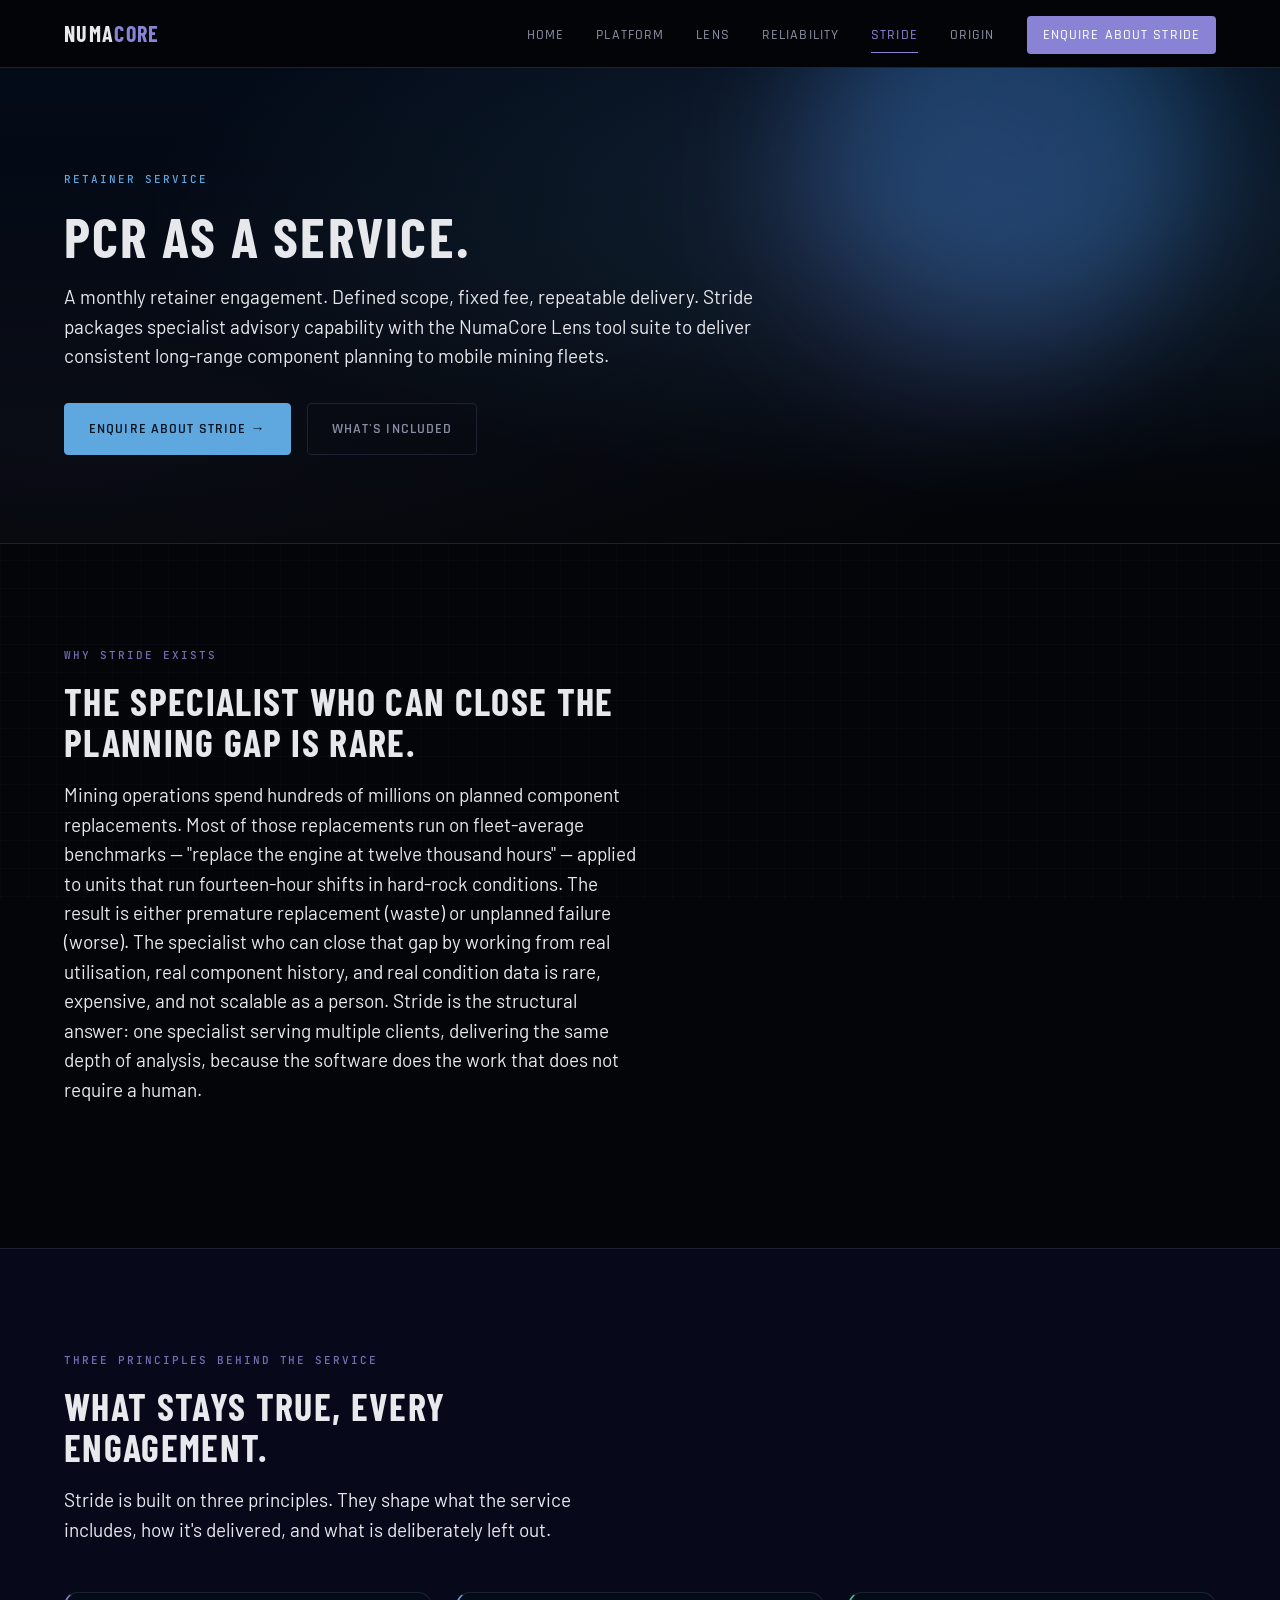
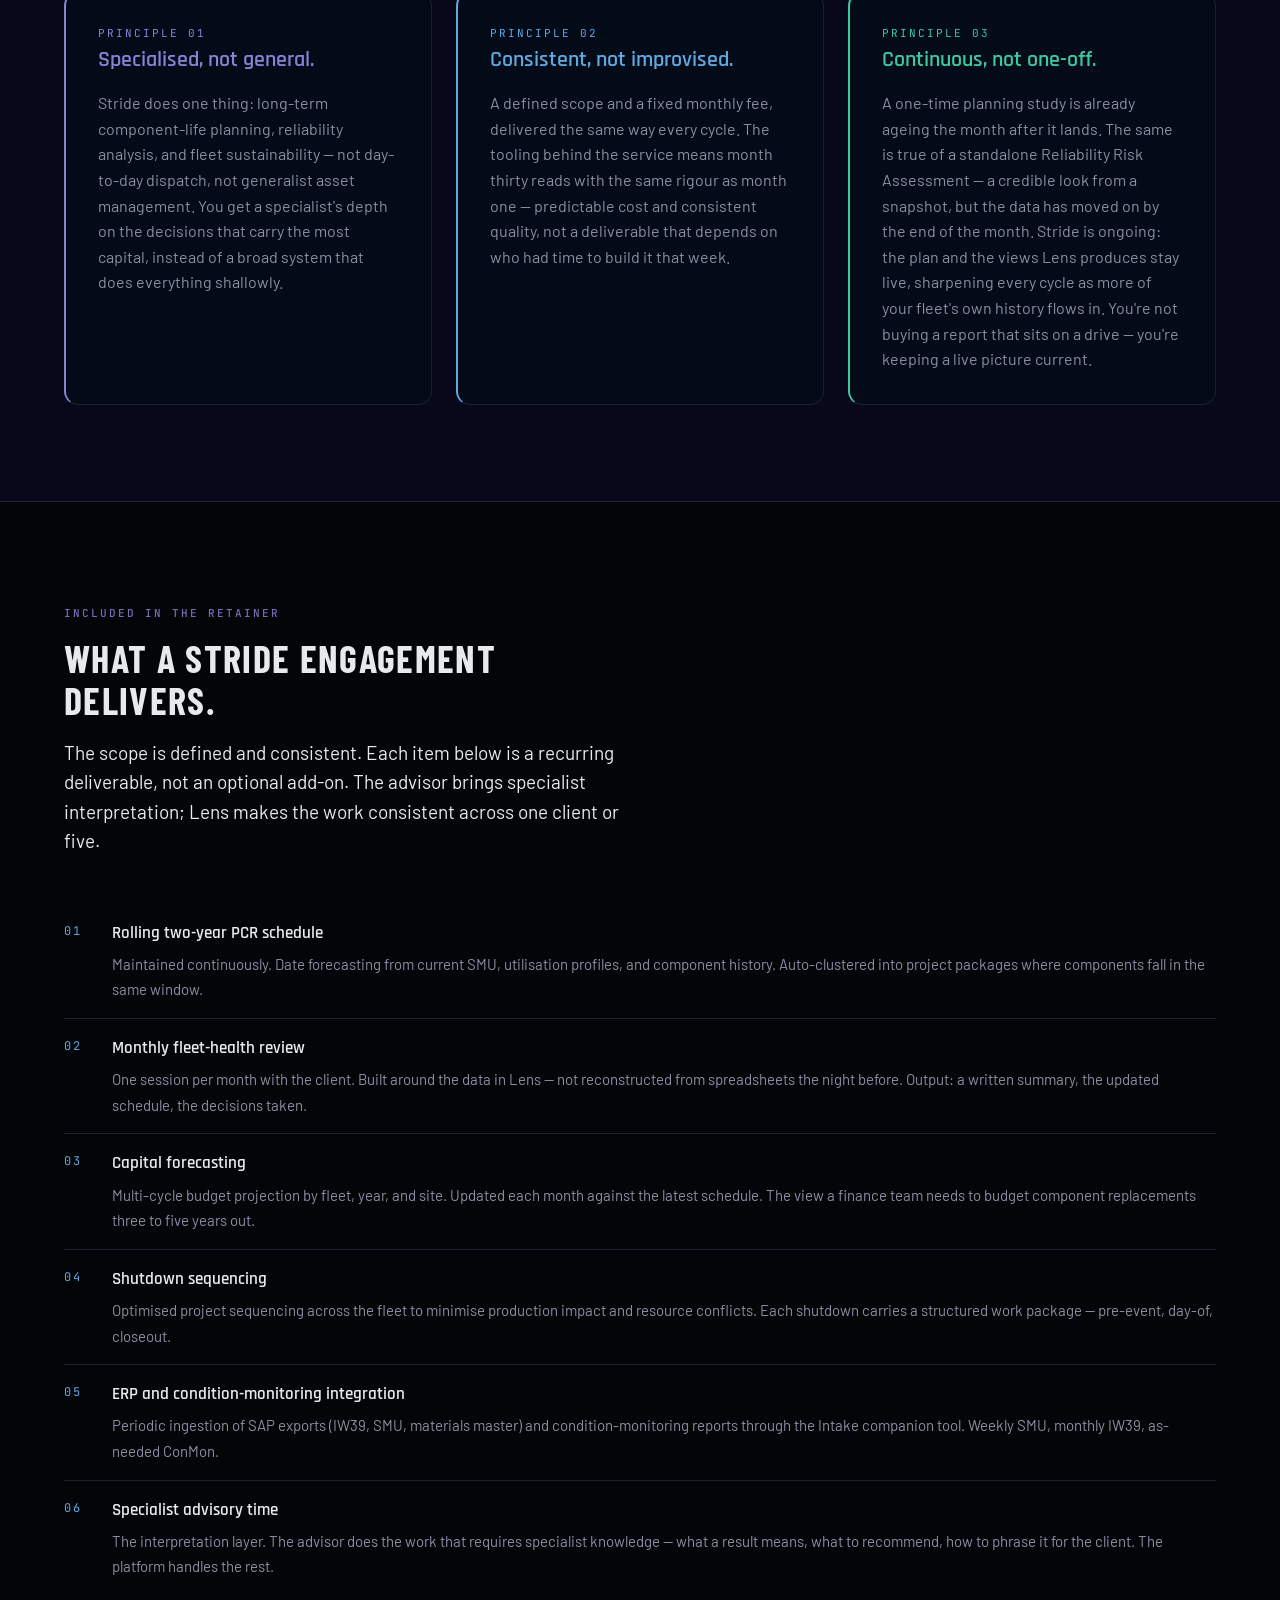
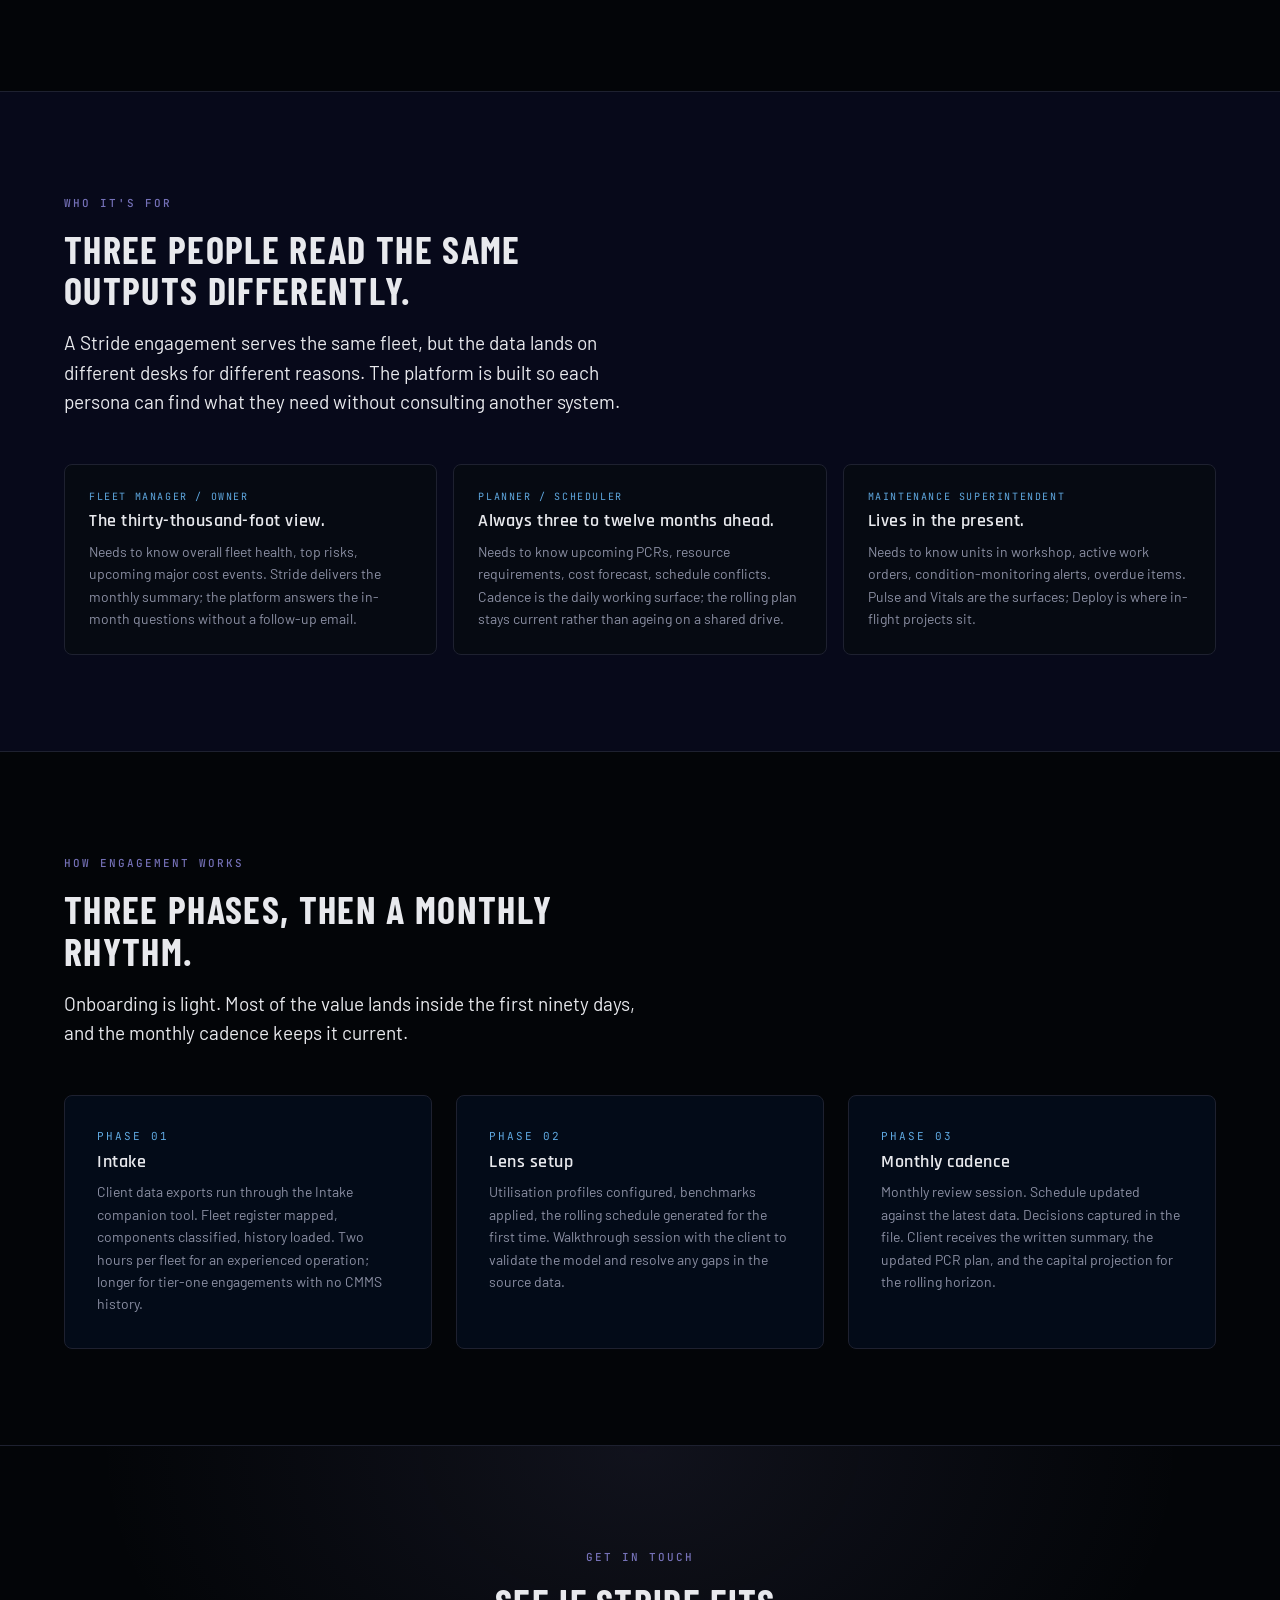
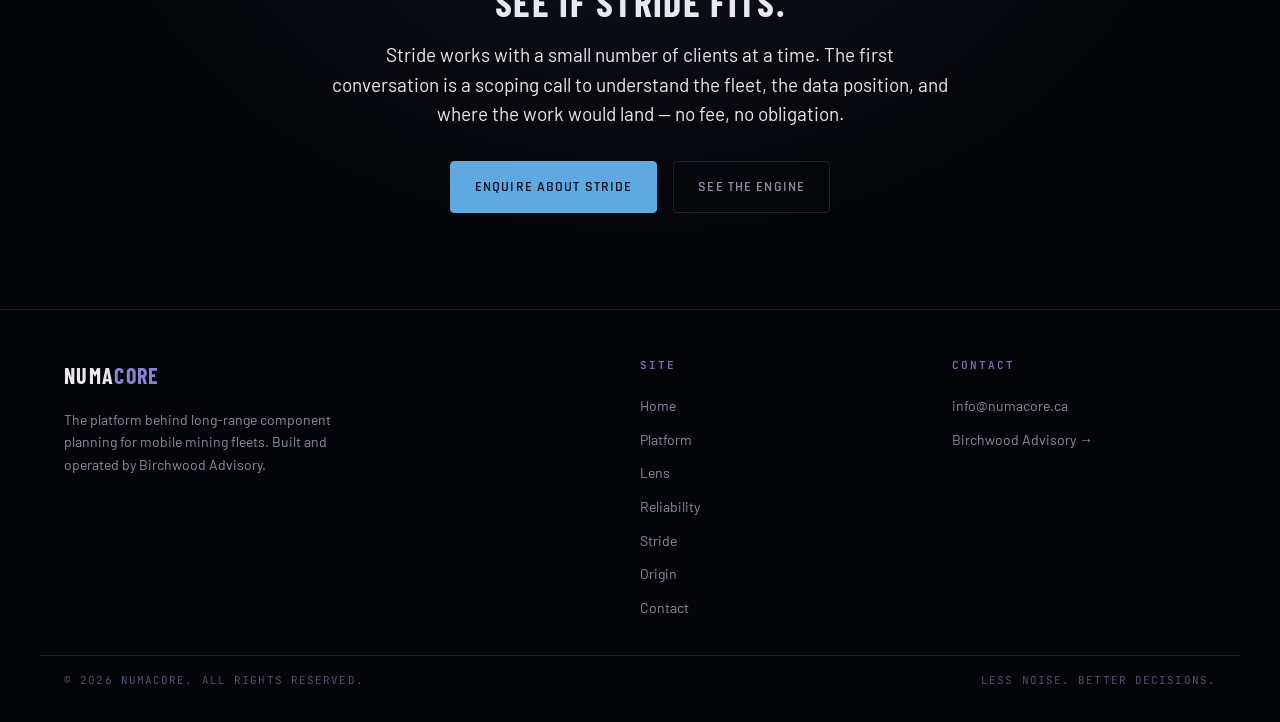
<file: stride.html>
<!DOCTYPE html>
<html lang="en">
<head>
<meta charset="UTF-8">
<meta name="viewport" content="width=device-width, initial-scale=1.0">
<title>Stride &mdash; PCR as a Service &mdash; NumaCore</title>
<meta name="description" content="NumaCore Stride is a monthly retainer engagement &mdash; PCR as a Service for mobile mining fleets. Defined scope, fixed fee, repeatable delivery. Powered by NumaCore Lens.">
<link rel="icon" type="image/svg+xml" href="data:image/svg+xml,%3Csvg xmlns='http://www.w3.org/2000/svg' viewBox='0 0 54 54'%3E%3Cpath d='M27 4 L30 24 L50 27 L30 30 L27 50 L24 30 L4 27 L24 24 Z' fill='%235C58A8' opacity='0.3'/%3E%3Cpath d='M27 4 L30 24 L50 27 L30 30 L27 50 L24 30 L4 27 L24 24 Z' fill='none' stroke='%238883D4' stroke-width='2'/%3E%3Ccircle cx='27' cy='27' r='4' fill='%238883D4'/%3E%3C/svg%3E">
<link rel="preconnect" href="https://fonts.googleapis.com">
<link rel="preconnect" href="https://fonts.gstatic.com" crossorigin>
<link href="https://fonts.googleapis.com/css2?family=Rajdhani:wght@400;500;600;700&family=Barlow:wght@300;400;500;600;700&family=Barlow+Condensed:wght@500;600;700&family=JetBrains+Mono:wght@400;500&display=swap" rel="stylesheet">
<link rel="stylesheet" href="styles.css">
</head>
<body>

<nav class="nav">
  <div class="nav-inner">
    <a href="index.html" class="nav-brand">Numa<span>Core</span></a>
    <input type="checkbox" id="nav-toggle" class="nav-toggle">
    <label for="nav-toggle" class="nav-toggle-btn">Menu</label>
    <ul class="nav-links">
      <li><a href="index.html">Home</a></li>
      <li><a href="platform.html">Platform</a></li>
      <li><a href="lens.html">Lens</a></li>
      <li><a href="rra.html">Reliability</a></li>
      <li><a href="stride.html" class="active">Stride</a></li>
      <li><a href="origin.html">Origin</a></li>
      <li><a href="mailto:info@numacore.ca?subject=Stride%20enquiry" class="nav-cta">Enquire about Stride</a></li>
    </ul>
  </div>
</nav>

<header class="page-header accent-stride">
  <div class="hero-glow" style="width:380px; height:380px; top:-120px; right:6%; background:#1E6FAC; opacity:0.4; filter:blur(60px); position:absolute; border-radius:50%; pointer-events:none;"></div>
  <div class="hero-glow violet" style="opacity:0.18;"></div>
  <div class="container">
    <span class="eyebrow fade-up d-1">Retainer Service</span>
    <h1 class="fade-up d-2">PCR as a Service.</h1>
    <p class="lede fade-up d-3">A monthly retainer engagement. Defined scope, fixed fee, repeatable delivery. Stride packages specialist advisory capability with the NumaCore Lens tool suite to deliver consistent long-range component planning to mobile mining fleets.</p>
    <div class="btn-row fade-up d-4" style="margin-top: var(--space-xl);">
      <a href="mailto:info@numacore.ca?subject=Stride%20enquiry" class="btn btn-stride">Enquire about Stride &rarr;</a>
      <a href="#included" class="btn btn-ghost">What's included</a>
    </div>
  </div>
</header>

<section>
  <div class="container">
    <div class="section-head">
      <span class="eyebrow">Why Stride exists</span>
      <h2>The specialist who can close the planning gap is rare.</h2>
      <p class="lede">Mining operations spend hundreds of millions on planned component replacements. Most of those replacements run on fleet-average benchmarks &mdash; "replace the engine at twelve thousand hours" &mdash; applied to units that run fourteen-hour shifts in hard-rock conditions. The result is either premature replacement (waste) or unplanned failure (worse). The specialist who can close that gap by working from real utilisation, real component history, and real condition data is rare, expensive, and not scalable as a person. Stride is the structural answer: one specialist serving multiple clients, delivering the same depth of analysis, because the software does the work that does not require a human.</p>
    </div>
  </div>
</section>

<section style="background: var(--nc-void); border-top: 1px solid var(--nc-border); border-bottom: 1px solid var(--nc-border);">
  <div class="container">
    <div class="section-head">
      <span class="eyebrow">Three principles behind the service</span>
      <h2>What stays true, every engagement.</h2>
      <p class="lede">Stride is built on three principles. They shape what the service includes, how it's delivered, and what is deliberately left out.</p>
    </div>

    <div class="pillar-grid">
      <div class="pillar-card accent-1">
        <div class="pillar-num">Principle 01</div>
        <h3>Specialised, not general.</h3>
        <p>Stride does one thing: long-term component-life planning, reliability analysis, and fleet sustainability &mdash; not day-to-day dispatch, not generalist asset management. You get a specialist's depth on the decisions that carry the most capital, instead of a broad system that does everything shallowly.</p>
      </div>
      <div class="pillar-card accent-2">
        <div class="pillar-num">Principle 02</div>
        <h3>Consistent, not improvised.</h3>
        <p>A defined scope and a fixed monthly fee, delivered the same way every cycle. The tooling behind the service means month thirty reads with the same rigour as month one &mdash; predictable cost and consistent quality, not a deliverable that depends on who had time to build it that week.</p>
      </div>
      <div class="pillar-card accent-3">
        <div class="pillar-num">Principle 03</div>
        <h3>Continuous, not one-off.</h3>
        <p>A one-time planning study is already ageing the month after it lands. The same is true of a standalone Reliability Risk Assessment &mdash; a credible look from a snapshot, but the data has moved on by the end of the month. Stride is ongoing: the plan and the views Lens produces stay live, sharpening every cycle as more of your fleet's own history flows in. You're not buying a report that sits on a drive &mdash; you're keeping a live picture current.</p>
      </div>
    </div>
  </div>
</section>

<section id="included">
  <div class="container">
    <div class="section-head">
      <span class="eyebrow">Included in the retainer</span>
      <h2>What a Stride engagement delivers.</h2>
      <p class="lede">The scope is defined and consistent. Each item below is a recurring deliverable, not an optional add-on. The advisor brings specialist interpretation; Lens makes the work consistent across one client or five.</p>
    </div>

    <ul class="included">
      <li>
        <span class="num">01</span>
        <div>
          <strong>Rolling two-year PCR schedule</strong>
          <span>Maintained continuously. Date forecasting from current SMU, utilisation profiles, and component history. Auto-clustered into project packages where components fall in the same window.</span>
        </div>
      </li>
      <li>
        <span class="num">02</span>
        <div>
          <strong>Monthly fleet-health review</strong>
          <span>One session per month with the client. Built around the data in Lens &mdash; not reconstructed from spreadsheets the night before. Output: a written summary, the updated schedule, the decisions taken.</span>
        </div>
      </li>
      <li>
        <span class="num">03</span>
        <div>
          <strong>Capital forecasting</strong>
          <span>Multi-cycle budget projection by fleet, year, and site. Updated each month against the latest schedule. The view a finance team needs to budget component replacements three to five years out.</span>
        </div>
      </li>
      <li>
        <span class="num">04</span>
        <div>
          <strong>Shutdown sequencing</strong>
          <span>Optimised project sequencing across the fleet to minimise production impact and resource conflicts. Each shutdown carries a structured work package &mdash; pre-event, day-of, closeout.</span>
        </div>
      </li>
      <li>
        <span class="num">05</span>
        <div>
          <strong>ERP and condition-monitoring integration</strong>
          <span>Periodic ingestion of SAP exports (IW39, SMU, materials master) and condition-monitoring reports through the Intake companion tool. Weekly SMU, monthly IW39, as-needed ConMon.</span>
        </div>
      </li>
      <li>
        <span class="num">06</span>
        <div>
          <strong>Specialist advisory time</strong>
          <span>The interpretation layer. The advisor does the work that requires specialist knowledge &mdash; what a result means, what to recommend, how to phrase it for the client. The platform handles the rest.</span>
        </div>
      </li>
    </ul>
  </div>
</section>

<section style="background: var(--nc-void); border-top: 1px solid var(--nc-border); border-bottom: 1px solid var(--nc-border);">
  <div class="container">
    <div class="section-head">
      <span class="eyebrow">Who it's for</span>
      <h2>Three people read the same outputs differently.</h2>
      <p class="lede">A Stride engagement serves the same fleet, but the data lands on different desks for different reasons. The platform is built so each persona can find what they need without consulting another system.</p>
    </div>

    <div class="persona-grid">
      <div class="persona">
        <div class="role">Fleet Manager / Owner</div>
        <h4>The thirty-thousand-foot view.</h4>
        <p>Needs to know overall fleet health, top risks, upcoming major cost events. Stride delivers the monthly summary; the platform answers the in-month questions without a follow-up email.</p>
      </div>
      <div class="persona">
        <div class="role">Planner / Scheduler</div>
        <h4>Always three to twelve months ahead.</h4>
        <p>Needs to know upcoming PCRs, resource requirements, cost forecast, schedule conflicts. Cadence is the daily working surface; the rolling plan stays current rather than ageing on a shared drive.</p>
      </div>
      <div class="persona">
        <div class="role">Maintenance Superintendent</div>
        <h4>Lives in the present.</h4>
        <p>Needs to know units in workshop, active work orders, condition-monitoring alerts, overdue items. Pulse and Vitals are the surfaces; Deploy is where in-flight projects sit.</p>
      </div>
    </div>
  </div>
</section>

<section>
  <div class="container">
    <div class="section-head">
      <span class="eyebrow">How engagement works</span>
      <h2>Three phases, then a monthly rhythm.</h2>
      <p class="lede">Onboarding is light. Most of the value lands inside the first ninety days, and the monthly cadence keeps it current.</p>
    </div>

    <div class="flow">
      <div class="flow-step">
        <div class="step-num">Phase 01</div>
        <h4>Intake</h4>
        <p>Client data exports run through the Intake companion tool. Fleet register mapped, components classified, history loaded. Two hours per fleet for an experienced operation; longer for tier-one engagements with no CMMS history.</p>
      </div>
      <div class="flow-step">
        <div class="step-num">Phase 02</div>
        <h4>Lens setup</h4>
        <p>Utilisation profiles configured, benchmarks applied, the rolling schedule generated for the first time. Walkthrough session with the client to validate the model and resolve any gaps in the source data.</p>
      </div>
      <div class="flow-step">
        <div class="step-num">Phase 03</div>
        <h4>Monthly cadence</h4>
        <p>Monthly review session. Schedule updated against the latest data. Decisions captured in the file. Client receives the written summary, the updated PCR plan, and the capital projection for the rolling horizon.</p>
      </div>
    </div>
  </div>
</section>

<section class="cta-section">
  <div class="container-narrow">
    <span class="eyebrow">Get in touch</span>
    <h2>See if Stride fits.</h2>
    <p class="lede">Stride works with a small number of clients at a time. The first conversation is a scoping call to understand the fleet, the data position, and where the work would land &mdash; no fee, no obligation.</p>
    <div class="btn-row">
      <a href="mailto:info@numacore.ca?subject=Stride%20enquiry" class="btn btn-stride">Enquire about Stride</a>
      <a href="lens.html" class="btn btn-ghost">See the engine</a>
    </div>
  </div>
</section>

<footer>
  <div class="footer-inner">
    <div class="footer-brand">
      <a href="index.html" class="nav-brand">Numa<span>Core</span></a>
      <p>The platform behind long-range component planning for mobile mining fleets. Built and operated by Birchwood Advisory.</p>
    </div>
    <div class="footer-col">
      <h4>Site</h4>
      <ul>
        <li><a href="index.html">Home</a></li>
        <li><a href="platform.html">Platform</a></li>
        <li><a href="lens.html">Lens</a></li>
        <li><a href="rra.html">Reliability</a></li>
        <li><a href="stride.html">Stride</a></li>
        <li><a href="origin.html">Origin</a></li>
        <li><a href="contact.html">Contact</a></li>
      </ul>
    </div>
    <div class="footer-col">
      <h4>Contact</h4>
      <ul>
        <li><a href="mailto:info@numacore.ca">info@numacore.ca</a></li>
        <li><a href="https://birchwood-advisory.com" target="_blank" rel="noopener">Birchwood Advisory &rarr;</a></li>
      </ul>
    </div>
  </div>
  <div class="footer-base">
    <span>&copy; 2026 NumaCore. All rights reserved.</span>
    <span>Less noise. Better decisions.</span>
  </div>
</footer>

</body>
</html>
</file>
<file: styles.css>
/* ============================================================
   NUMACORE — SITE STYLESHEET
   Cold platform identity. Tokens per NumaCore Brand Pack v1.0.
   Sibling discipline to Birchwood Advisory (warmer teal-navy);
   intentionally distinct: colder palette, multi-chrome accents,
   hex-grid texture, larger card radii, system-voice register.
   ============================================================ */

:root {
  /* BACKGROUNDS — colder, darker than Birchwood */
  --nc-abyss:       #030508;
  --nc-void:        #07091A;
  --nc-deep:        #030B18;
  --nc-surface:     #060A12;
  --nc-chrome:      #0F1118;
  --nc-overlay:     #12141E;
  --nc-border:      #1E2130;
  --nc-border-dim:  rgba(20, 23, 34, 0.5);

  /* TEXT */
  --nc-text:        #E8E9ED;
  --nc-text-m:      #8B8FA3;
  --nc-text-d:      #4E526A;

  /* PARENT BRAND */
  --nc-brand:       #8883D4;
  --nc-brand-dim:   #5C58A8;
  --nc-brand-glow:  #9B97E8;

  /* PRODUCT ACCENTS */
  --nc-stride:      #5FA8E0;
  --nc-stride-dim:  #1E6FAC;
  --nc-lens:        #3DC9A0;
  --nc-lens-dim:    #0F6E56;
  --nc-intake:      #7A7870;
  --nc-intake-dim:  #3C3B38;
  --nc-rra:         #C9A24A;
  --nc-rra-dim:     #8A6A22;

  /* PANEL ACCENTS (Lens) */
  --nc-pulse:       #E24B4A;
  --nc-pulse-dim:   #B03030;
  --nc-vitals:      #1D9E75;
  --nc-vitals-dim:  #0D6B50;
  --nc-horizon:     #378ADD;
  --nc-horizon-dim: #1055A0;
  --nc-cadence:     #BA7517;
  --nc-cadence-dim: #7A4808;
  --nc-deploy:      #8883D4;
  --nc-deploy-dim:  #5C58A8;
  --nc-signal:      #5DCAA5;
  --nc-signal-dim:  #0B6648;

  /* STATUS */
  --nc-ok:    #34D399;
  --nc-warn:  #FBBF24;
  --nc-crit:  #EF4444;

  /* TYPOGRAPHY (matches Birchwood stack) */
  --font-display: 'Barlow Condensed', 'Arial Narrow', sans-serif;
  --font-heading: 'Rajdhani', 'Segoe UI', sans-serif;
  --font-body:    'Barlow', 'Calibri', sans-serif;
  --font-mono:    'JetBrains Mono', Consolas, monospace;

  /* SPACING */
  --space-xs:  4px;
  --space-sm:  8px;
  --space-md:  16px;
  --space-lg:  24px;
  --space-xl:  32px;
  --space-2xl: 48px;
  --space-3xl: 64px;
  --space-4xl: 96px;

  /* RADIUS — NumaCore favours larger card radii than Birchwood */
  --radius-sm:   4px;
  --radius-md:   8px;
  --radius-lg:  14px;
  --radius-xl:  20px;
  --radius-pill: 9999px;

  /* LAYOUT */
  --container:        1200px;
  --container-narrow:  880px;
}

/* RESET */
*, *::before, *::after { box-sizing: border-box; margin: 0; padding: 0; }
html { scroll-behavior: smooth; overflow-x: hidden; }
body { overflow-x: hidden; }
img, svg { max-width: 100%; display: block; }
img { height: auto; }
.footer-col a, a[href^="mailto:"] { word-break: break-word; overflow-wrap: anywhere; }
a { color: inherit; text-decoration: none; }
button { font: inherit; cursor: pointer; border: none; background: none; color: inherit; }

body {
  font-family: var(--font-body);
  font-weight: 400;
  font-size: 16px;
  line-height: 1.6;
  color: var(--nc-text);
  background: var(--nc-abyss);
  -webkit-font-smoothing: antialiased;
  text-rendering: optimizeLegibility;
  position: relative;
}

/* HEX-GRID BACKDROP — applied site-wide as a body::before pseudo */
body::before {
  content: '';
  position: fixed;
  inset: 0;
  background-image:
    linear-gradient(rgba(136, 131, 212, 0.04) 1px, transparent 1px),
    linear-gradient(90deg, rgba(136, 131, 212, 0.04) 1px, transparent 1px);
  background-size: 28px 28px;
  pointer-events: none;
  z-index: 0;
}
body > * { position: relative; z-index: 1; }

/* TYPOGRAPHY */
h1, h2 {
  font-family: var(--font-display);
  font-weight: 700;
  text-transform: uppercase;
  letter-spacing: 0.04em;
  line-height: 1.1;
  color: var(--nc-text);
}
h1 { font-size: clamp(32px, 5vw, 56px); }
h2 { font-size: clamp(24px, 3.5vw, 38px); letter-spacing: 0.035em; }

h3 {
  font-family: var(--font-heading);
  font-weight: 600;
  font-size: 24px;
  line-height: 1.25;
  color: var(--nc-text);
}
h4 {
  font-family: var(--font-heading);
  font-weight: 600;
  font-size: 18px;
  letter-spacing: 0.03em;
  line-height: 1.3;
  color: var(--nc-text);
}

p { margin-bottom: var(--space-md); color: var(--nc-text-m); }
p:last-child { margin-bottom: 0; }

.eyebrow {
  font-family: var(--font-mono);
  font-size: 11px;
  font-weight: 500;
  text-transform: uppercase;
  letter-spacing: 0.18em;
  color: var(--nc-brand);
  opacity: 0.85;
  display: inline-block;
  margin-bottom: var(--space-md);
}

.lede {
  font-size: 19px;
  line-height: 1.55;
  color: var(--nc-text);
}

.muted { color: var(--nc-text-m); }
.accent { color: var(--nc-brand); }

strong { color: var(--nc-text); font-weight: 600; }

/* LAYOUT */
.container {
  width: 100%;
  max-width: var(--container);
  margin: 0 auto;
  padding: 0 var(--space-lg);
}
.container-narrow {
  width: 100%;
  max-width: var(--container-narrow);
  margin: 0 auto;
  padding: 0 var(--space-lg);
}

section { padding: var(--space-4xl) 0; }
section.tight { padding: var(--space-3xl) 0; }

/* WORDMARK — typeset only, NUMA + violet CORE */
.wordmark {
  font-family: var(--font-display);
  font-weight: 700;
  text-transform: uppercase;
  letter-spacing: 0.05em;
  color: var(--nc-text);
  line-height: 1;
}
.wordmark span { color: var(--nc-brand); }

/* NAV */
.nav {
  position: sticky;
  top: 0;
  z-index: 100;
  background: rgba(3, 5, 8, 0.92);
  backdrop-filter: blur(12px);
  -webkit-backdrop-filter: blur(12px);
  border-bottom: 1px solid var(--nc-border);
}
.nav-inner {
  max-width: var(--container);
  margin: 0 auto;
  padding: var(--space-md) var(--space-lg);
  display: flex;
  align-items: center;
  justify-content: space-between;
  gap: var(--space-lg);
}
.nav-brand {
  font-family: var(--font-display);
  font-weight: 700;
  font-size: 22px;
  text-transform: uppercase;
  letter-spacing: 0.06em;
  color: var(--nc-text);
}
.nav-brand span { color: var(--nc-brand); }

.nav-toggle { display: none; }
.nav-toggle-btn {
  display: none;
  font-family: var(--font-mono);
  font-size: 11px;
  letter-spacing: 0.15em;
  text-transform: uppercase;
  color: var(--nc-brand);
  padding: var(--space-sm) var(--space-md);
  border: 1px solid var(--nc-border);
  border-radius: var(--radius-sm);
  min-height: 44px;
  align-items: center;
}

.nav-links {
  display: flex;
  align-items: center;
  gap: var(--space-xl);
  list-style: none;
}
.nav-links a {
  font-family: var(--font-heading);
  font-weight: 500;
  font-size: 14px;
  text-transform: uppercase;
  letter-spacing: 0.08em;
  color: var(--nc-text-m);
  padding: var(--space-sm) 0;
  border-bottom: 1px solid transparent;
  transition: color 0.15s ease, border-color 0.15s ease;
}
.nav-links a:hover { color: var(--nc-brand); }
.nav-links a.active {
  color: var(--nc-brand);
  border-bottom-color: var(--nc-brand);
}
.nav-links .nav-cta {
  background: var(--nc-brand);
  color: #fff;
  padding: 10px var(--space-md);
  border-radius: var(--radius-sm);
  border-bottom: none;
  transition: background 0.15s ease, box-shadow 0.15s ease;
}
.nav-links .nav-cta:hover {
  background: var(--nc-brand-glow);
  color: #fff;
  box-shadow: 0 0 16px rgba(136, 131, 212, 0.35);
}

/* HERO — atmospheric, wordmark-led */
.hero {
  position: relative;
  padding: var(--space-4xl) 0 calc(var(--space-4xl) + 40px);
  background:
    radial-gradient(ellipse at 70% 30%, rgba(136, 131, 212, 0.18), transparent 55%),
    radial-gradient(ellipse at 15% 80%, rgba(95, 168, 224, 0.10), transparent 55%),
    radial-gradient(ellipse at 100% 100%, rgba(61, 201, 160, 0.06), transparent 55%),
    linear-gradient(180deg, #07091A 0%, #030508 70%, #030508 100%);
  border-bottom: 1px solid var(--nc-border);
  overflow: hidden;
  min-height: 560px;
}

/* glow blobs — accent splashes behind the wordmark */
.hero-glow {
  position: absolute;
  border-radius: 50%;
  filter: blur(64px);
  pointer-events: none;
  z-index: 0;
}
.hero-glow.violet {
  width: 420px;
  height: 420px;
  top: -80px;
  right: 8%;
  background: var(--nc-brand-dim);
  opacity: 0.35;
}
.hero-glow.ocean {
  width: 320px;
  height: 320px;
  bottom: -60px;
  left: 6%;
  background: var(--nc-stride-dim);
  opacity: 0.22;
}

.hero .container { position: relative; z-index: 2; }
.hero-stage {
  max-width: 880px;
  margin: 0 auto;
  text-align: center;
}
.hero-stage .eyebrow,
.hero-stage .btn-row { justify-content: center; }
.hero-stage .btn-row { display: flex; justify-content: center; }
.hero-stage .lede { margin-left: auto; margin-right: auto; }

.hero-wordmark {
  font-family: var(--font-display);
  font-weight: 700;
  font-size: clamp(56px, 11vw, 128px);
  letter-spacing: 0.06em;
  text-transform: uppercase;
  color: var(--nc-text);
  line-height: 1;
  margin-bottom: var(--space-md);
}
.hero-wordmark span { color: var(--nc-brand); }

.hero-tagline {
  font-family: var(--font-heading);
  font-weight: 500;
  font-size: clamp(18px, 2.2vw, 24px);
  color: var(--nc-text);
  letter-spacing: 0.01em;
  margin-bottom: var(--space-md);
  max-width: 28ch;
  margin-left: auto;
  margin-right: auto;
  line-height: 1.35;
}
.hero-stage .lede {
  margin-bottom: var(--space-xl);
  max-width: 60ch;
  font-size: clamp(15px, 1.4vw, 17px);
  color: var(--nc-text-m);
}

@media (max-width: 880px) {
  .hero { min-height: 460px; padding-bottom: var(--space-3xl); }
  .hero-wordmark { font-size: clamp(48px, 14vw, 88px); letter-spacing: 0.04em; }
  .hero-glow.violet { right: -80px; width: 280px; height: 280px; opacity: 0.4; }
  .hero-glow.ocean { left: -60px; width: 220px; height: 220px; }
}

/* PAGE HEADER (non-home) — atmospheric, lighter than home hero */
.page-header {
  position: relative;
  padding: var(--space-4xl) 0 calc(var(--space-3xl) + 24px);
  background:
    radial-gradient(ellipse at 75% 30%, rgba(136, 131, 212, 0.14), transparent 60%),
    radial-gradient(ellipse at 5% 80%, rgba(95, 168, 224, 0.06), transparent 55%),
    linear-gradient(180deg, #07091A 0%, #030508 100%);
  border-bottom: 1px solid var(--nc-border);
  overflow: hidden;
  min-height: 320px;
}
.page-header .container { position: relative; z-index: 2; }
.page-header h1 { margin-bottom: var(--space-md); }
.page-header .lede { max-width: 64ch; }

/* per-page accent override (set on .page-header inline or via class) */
.page-header.accent-stride .eyebrow { color: var(--nc-stride); }
.page-header.accent-stride { background:
  radial-gradient(ellipse at 75% 30%, rgba(95, 168, 224, 0.16), transparent 60%),
  radial-gradient(ellipse at 5% 80%, rgba(136, 131, 212, 0.05), transparent 55%),
  linear-gradient(180deg, #030B18 0%, #030508 100%); }
.page-header.accent-lens .eyebrow { color: var(--nc-lens); }
.page-header.accent-lens { background:
  radial-gradient(ellipse at 75% 30%, rgba(61, 201, 160, 0.14), transparent 60%),
  radial-gradient(ellipse at 5% 80%, rgba(136, 131, 212, 0.05), transparent 55%),
  linear-gradient(180deg, #030B12 0%, #030508 100%); }
.page-header.accent-rra .eyebrow { color: var(--nc-rra); }
.page-header.accent-rra { background:
  radial-gradient(ellipse at 75% 30%, rgba(201, 162, 74, 0.14), transparent 60%),
  radial-gradient(ellipse at 5% 80%, rgba(136, 131, 212, 0.05), transparent 55%),
  linear-gradient(180deg, #0B0905 0%, #030508 100%); }

/* BUTTONS */
.btn {
  display: inline-flex;
  align-items: center;
  justify-content: center;
  gap: var(--space-sm);
  font-family: var(--font-heading);
  font-weight: 600;
  font-size: 14px;
  text-transform: uppercase;
  letter-spacing: 0.08em;
  padding: 14px 24px;
  border-radius: var(--radius-sm);
  min-height: 44px;
  transition: background 0.15s ease, color 0.15s ease, border-color 0.15s ease, box-shadow 0.15s ease;
  border: 1px solid transparent;
}
.btn-primary {
  background: var(--nc-brand);
  color: #fff;
  border-color: var(--nc-brand);
}
.btn-primary:hover {
  background: var(--nc-brand-glow);
  border-color: var(--nc-brand-glow);
  box-shadow: 0 0 20px rgba(136, 131, 212, 0.35);
}
.btn-secondary {
  background: transparent;
  color: var(--nc-brand);
  border-color: var(--nc-brand);
}
.btn-secondary:hover { background: rgba(136, 131, 212, 0.1); }

.btn-stride {
  background: var(--nc-stride);
  color: #06121F;
  border-color: var(--nc-stride);
}
.btn-stride:hover {
  background: #85B7EB;
  border-color: #85B7EB;
  box-shadow: 0 0 20px rgba(95, 168, 224, 0.35);
}

.btn-rra {
  background: var(--nc-rra);
  color: #1A1305;
  border-color: var(--nc-rra);
}
.btn-rra:hover {
  background: #D8B567;
  border-color: #D8B567;
  box-shadow: 0 0 20px rgba(201, 162, 74, 0.35);
}

/* two-up grid (RRA page) */
.duo-grid { display: grid; grid-template-columns: 1fr 1fr; gap: var(--space-lg); }
@media (max-width: 880px) { .duo-grid { grid-template-columns: 1fr; } }

.btn-ghost {
  background: transparent;
  color: var(--nc-text-m);
  border-color: var(--nc-border);
}
.btn-ghost:hover {
  color: var(--nc-text);
  border-color: var(--nc-text-d);
}

.btn-row { display: flex; gap: var(--space-md); flex-wrap: wrap; }

/* CARDS — base */
.card {
  background: var(--nc-deep);
  border: 1px solid var(--nc-border);
  border-radius: var(--radius-lg);
  padding: var(--space-xl);
  transition: border-color 0.15s ease;
  position: relative;
  overflow: hidden;
}
.card:hover { border-color: rgba(136, 131, 212, 0.3); }
.card .eyebrow { margin-bottom: var(--space-sm); }
.card h3 { margin-bottom: var(--space-md); }
.card p { color: var(--nc-text-m); }

.card-grid {
  display: grid;
  grid-template-columns: repeat(auto-fit, minmax(280px, 1fr));
  gap: var(--space-lg);
}
.card-grid.cols-3 { grid-template-columns: repeat(3, 1fr); }
.card-grid.cols-2 { grid-template-columns: repeat(2, 1fr); }
@media (max-width: 880px) {
  .card-grid.cols-3, .card-grid.cols-2 { grid-template-columns: 1fr; }
}

/* SECTION HEADER */
.section-head {
  margin-bottom: var(--space-2xl);
  max-width: 64ch;
}
.section-head h2 { margin-bottom: var(--space-md); }
.section-head .lede { color: var(--nc-text); }

/* PRODUCT-CARD CASCADE — Stride / Lens / NumaCore */
.product-card {
  position: relative;
  border-radius: var(--radius-xl);
  padding: var(--space-2xl) var(--space-2xl) var(--space-xl);
  border: 1px solid rgba(255, 255, 255, 0.06);
  margin-bottom: var(--space-md);
  overflow: hidden;
}
.product-card::before {
  content: '';
  position: absolute;
  inset: 0;
  background-image:
    linear-gradient(rgba(255, 255, 255, 0.03) 1px, transparent 1px),
    linear-gradient(90deg, rgba(255, 255, 255, 0.03) 1px, transparent 1px);
  background-size: 28px 28px;
  pointer-events: none;
}
.card-glow {
  position: absolute;
  border-radius: 50%;
  filter: blur(60px);
  opacity: 0.18;
  pointer-events: none;
  z-index: 0;
}
.pc-header {
  display: flex;
  align-items: flex-start;
  justify-content: space-between;
  position: relative;
  z-index: 1;
  gap: var(--space-md);
}
.pc-eyebrow {
  font-family: var(--font-mono);
  font-size: 10px;
  font-weight: 500;
  letter-spacing: 0.18em;
  text-transform: uppercase;
  opacity: 0.7;
  margin-bottom: var(--space-xs);
}
.pc-name {
  font-family: var(--font-heading);
  font-size: clamp(26px, 3.4vw, 36px);
  font-weight: 600;
  line-height: 1.1;
  letter-spacing: 0.01em;
}
.pc-body {
  margin-top: var(--space-md);
  font-size: 16px;
  line-height: 1.6;
  position: relative;
  z-index: 1;
  opacity: 0.88;
  max-width: 56ch;
}
.pc-tagline {
  margin-top: var(--space-md);
  font-family: var(--font-mono);
  font-size: 12px;
  letter-spacing: 0.1em;
  opacity: 0.55;
  position: relative;
  z-index: 1;
  font-style: italic;
}
.pc-tag {
  margin-top: var(--space-md);
  display: inline-block;
  font-family: var(--font-mono);
  font-size: 10px;
  letter-spacing: 0.14em;
  text-transform: uppercase;
  padding: 4px 12px;
  border-radius: var(--radius-pill);
  border: 1px solid;
  opacity: 0.7;
  position: relative;
  z-index: 1;
}
.pc-icon {
  width: 64px;
  height: 64px;
  flex-shrink: 0;
  position: relative;
  z-index: 1;
}

/* product-card variants (per brand pack §03) */
.pc-numacore { background: var(--nc-void); color: var(--nc-text); }
.pc-numacore .pc-eyebrow { color: var(--nc-brand); }
.pc-numacore .pc-name    { color: #fff; }
.pc-numacore .pc-tag     { border-color: var(--nc-brand-dim); color: var(--nc-brand); }
.pc-numacore .card-glow  { background: var(--nc-brand-dim); }

.pc-stride { background: var(--nc-deep); color: #CCE4F8; }
.pc-stride .pc-eyebrow { color: var(--nc-stride); }
.pc-stride .pc-name    { color: #E6F4FF; }
.pc-stride .pc-tag     { border-color: var(--nc-stride-dim); color: #85B7EB; }
.pc-stride .card-glow  { background: var(--nc-stride-dim); }

.pc-lens { background: #030B12; color: #B8EDE0; }
.pc-lens .pc-eyebrow { color: var(--nc-lens); }
.pc-lens .pc-name    { color: #E0FAF2; }
.pc-lens .pc-tag     { border-color: var(--nc-lens-dim); color: #5DCAA5; }
.pc-lens .card-glow  { background: var(--nc-lens-dim); }

.pc-intake { background: #0A0A09; color: #C8C7BF; }
.pc-intake .pc-eyebrow { color: var(--nc-intake); }
.pc-intake .pc-name    { color: #E5E3DA; }
.pc-intake .pc-tag     { border-color: var(--nc-intake-dim); color: var(--nc-intake); }
.pc-intake .card-glow  { background: var(--nc-intake-dim); opacity: 0.1; }

/* cascade connector — vertical rule between stacked product-cards */
.cascade {
  position: relative;
  display: flex;
  flex-direction: column;
  gap: var(--space-md);
}
.cascade .product-card { margin-bottom: 0; }
.cascade-rule {
  position: relative;
  height: 32px;
  margin: -8px 0;
  display: flex;
  justify-content: center;
}
.cascade-rule::before {
  content: '';
  position: absolute;
  top: 0;
  bottom: 0;
  width: 1px;
  background: linear-gradient(180deg, transparent, var(--nc-border) 20%, var(--nc-border) 80%, transparent);
}
.cascade-rule::after {
  content: '';
  position: absolute;
  top: 50%;
  left: 50%;
  width: 6px;
  height: 6px;
  border-radius: 50%;
  background: var(--nc-brand);
  transform: translate(-50%, -50%);
  box-shadow: 0 0 12px rgba(136, 131, 212, 0.6);
}

/* PANEL GRID (Lens panels) */
.panel-grid {
  display: grid;
  grid-template-columns: 1fr 1fr;
  gap: var(--space-md);
  margin-top: var(--space-md);
}
@media (max-width: 700px) {
  .panel-grid { grid-template-columns: 1fr; }
}

.panel-card {
  border-radius: var(--radius-lg);
  padding: var(--space-xl);
  background: var(--nc-surface);
  border: 1px solid rgba(255, 255, 255, 0.05);
  position: relative;
  overflow: hidden;
  display: flex;
  flex-direction: column;
  text-decoration: none;
  color: inherit;
  transition: border-color 0.15s ease, transform 0.15s ease;
}
a.panel-card:hover {
  border-color: rgba(255, 255, 255, 0.18);
  transform: translateY(-2px);
}
.panel-card::before {
  content: '';
  position: absolute;
  inset: 0;
  background-image:
    linear-gradient(rgba(255, 255, 255, 0.025) 1px, transparent 1px),
    linear-gradient(90deg, rgba(255, 255, 255, 0.025) 1px, transparent 1px);
  background-size: 28px 28px;
  pointer-events: none;
}
.pc2-glow {
  position: absolute;
  border-radius: 50%;
  filter: blur(40px);
  opacity: 0.14;
  pointer-events: none;
  width: 140px;
  height: 140px;
  top: -40px;
  right: -30px;
}
.pc2-header {
  display: flex;
  align-items: center;
  justify-content: space-between;
  position: relative;
  z-index: 1;
  gap: var(--space-sm);
}
.pc2-name {
  font-family: var(--font-heading);
  font-size: 22px;
  font-weight: 600;
  line-height: 1.1;
}
.pc2-eyebrow {
  font-family: var(--font-mono);
  font-size: 9px;
  letter-spacing: 0.16em;
  text-transform: uppercase;
  opacity: 0.65;
  margin-bottom: var(--space-xs);
}
.pc2-icon { width: 44px; height: 44px; flex-shrink: 0; }

.pc2-body {
  font-size: 14px;
  line-height: 1.6;
  color: var(--nc-text-m);
  margin-top: var(--space-md);
  position: relative;
  z-index: 1;
}
.pc2-extra {
  font-size: 13px;
  line-height: 1.6;
  color: var(--nc-text-m);
  margin-top: var(--space-md);
  position: relative;
  z-index: 1;
}
.pc2-tagline {
  font-family: var(--font-mono);
  font-size: 10px;
  letter-spacing: 0.1em;
  opacity: 0.5;
  margin-top: var(--space-md);
  position: relative;
  z-index: 1;
  font-style: italic;
}
.pc2-meta {
  margin-top: auto;
  padding-top: var(--space-md);
  position: relative;
  z-index: 1;
}
.pc2-status {
  display: inline-flex;
  align-items: center;
  gap: 6px;
  font-family: var(--font-mono);
  font-size: 9px;
  font-weight: 500;
  letter-spacing: 0.14em;
  text-transform: uppercase;
  padding: 4px 10px;
  border-radius: var(--radius-pill);
  border: 1px solid;
  position: relative;
  z-index: 1;
}
.status-active { color: var(--nc-ok); border-color: rgba(52, 211, 153, 0.3); }
.status-active::before {
  content: '';
  width: 6px;
  height: 6px;
  border-radius: 50%;
  background: var(--nc-ok);
  box-shadow: 0 0 6px rgba(52, 211, 153, 0.6);
}
.status-forthcoming { color: var(--nc-text-m); border-color: var(--nc-border); }
.status-forthcoming::before {
  content: '';
  width: 6px;
  height: 6px;
  border-radius: 50%;
  background: var(--nc-text-m);
}

/* DETAIL anchors on /lens — long-form per panel */
.panel-detail {
  border-top: 1px solid var(--nc-border);
  padding-top: var(--space-2xl);
  margin-top: var(--space-2xl);
  scroll-margin-top: 80px;
}
.panel-detail h3 {
  font-family: var(--font-display);
  font-size: clamp(22px, 2.6vw, 30px);
  text-transform: uppercase;
  letter-spacing: 0.04em;
  margin-bottom: var(--space-md);
}
.panel-detail .panel-detail-eyebrow {
  font-family: var(--font-mono);
  font-size: 11px;
  font-weight: 500;
  text-transform: uppercase;
  letter-spacing: 0.18em;
  display: inline-block;
  margin-bottom: var(--space-sm);
}
.panel-detail p { color: var(--nc-text); max-width: 72ch; }
.panel-detail ul {
  list-style: none;
  margin-top: var(--space-md);
  display: flex;
  flex-direction: column;
  gap: var(--space-sm);
  max-width: 72ch;
}
.panel-detail li {
  position: relative;
  padding: var(--space-sm) 0 var(--space-sm) var(--space-lg);
  color: var(--nc-text-m);
  border-bottom: 1px solid rgba(255, 255, 255, 0.04);
}
.panel-detail li::before {
  content: '';
  position: absolute;
  left: 0;
  top: 18px;
  width: 8px;
  height: 1px;
}
.panel-detail.accent-pulse h3, .panel-detail.accent-pulse .panel-detail-eyebrow { color: var(--nc-pulse); }
.panel-detail.accent-pulse li::before { background: var(--nc-pulse); }
.panel-detail.accent-vitals h3, .panel-detail.accent-vitals .panel-detail-eyebrow { color: var(--nc-vitals); }
.panel-detail.accent-vitals li::before { background: var(--nc-vitals); }
.panel-detail.accent-horizon h3, .panel-detail.accent-horizon .panel-detail-eyebrow { color: var(--nc-horizon); }
.panel-detail.accent-horizon li::before { background: var(--nc-horizon); }
.panel-detail.accent-cadence h3, .panel-detail.accent-cadence .panel-detail-eyebrow { color: var(--nc-cadence); }
.panel-detail.accent-cadence li::before { background: var(--nc-cadence); }
.panel-detail.accent-deploy h3, .panel-detail.accent-deploy .panel-detail-eyebrow { color: var(--nc-deploy); }
.panel-detail.accent-deploy li::before { background: var(--nc-deploy); }

/* COMPUTES LIST — what NumaCore computes (Home strip 1) */
.computes {
  list-style: none;
  display: grid;
  grid-template-columns: repeat(2, 1fr);
  gap: var(--space-lg);
  margin-top: var(--space-xl);
}
.computes li {
  background: var(--nc-deep);
  border: 1px solid var(--nc-border);
  border-left: 2px solid var(--nc-brand);
  border-radius: 0 var(--radius-md) var(--radius-md) 0;
  padding: var(--space-md) var(--space-lg);
  color: var(--nc-text);
}
.computes li strong {
  display: block;
  font-family: var(--font-heading);
  font-size: 16px;
  margin-bottom: 4px;
  color: var(--nc-text);
}
.computes li span {
  font-size: 14px;
  color: var(--nc-text-m);
  line-height: 1.5;
}
@media (max-width: 700px) { .computes { grid-template-columns: 1fr; } }

/* INCLUDED LIST — Stride retainer (vertical line items) */
.included {
  list-style: none;
  margin-top: var(--space-xl);
  display: flex;
  flex-direction: column;
}
.included li {
  display: grid;
  grid-template-columns: 32px 1fr;
  gap: var(--space-md);
  padding: var(--space-md) 0;
  border-bottom: 1px solid var(--nc-border);
  align-items: start;
}
.included li:last-child { border-bottom: none; }
.included li .num {
  font-family: var(--font-mono);
  font-size: 12px;
  letter-spacing: 0.15em;
  color: var(--nc-stride);
  padding-top: 2px;
}
.included li strong {
  display: block;
  font-family: var(--font-heading);
  font-size: 17px;
  color: var(--nc-text);
  margin-bottom: 4px;
}
.included li span {
  font-size: 15px;
  color: var(--nc-text-m);
  line-height: 1.55;
}

/* PILLAR PANEL (Stride service principles) */
.pillar-grid {
  display: grid;
  grid-template-columns: repeat(3, 1fr);
  gap: var(--space-lg);
}
@media (max-width: 880px) { .pillar-grid { grid-template-columns: 1fr; } }

.pillar-card {
  background: var(--nc-deep);
  border: 1px solid var(--nc-border);
  border-radius: var(--radius-lg);
  padding: var(--space-xl);
  position: relative;
  overflow: hidden;
}
.pillar-card .pillar-num {
  font-family: var(--font-mono);
  font-size: 11px;
  letter-spacing: 0.18em;
  text-transform: uppercase;
  margin-bottom: var(--space-xs);
}
.pillar-card h3 { margin-bottom: var(--space-md); font-size: 22px; }
.pillar-card p { color: var(--nc-text-m); margin: 0; }

.pillar-card.accent-1 .pillar-num, .pillar-card.accent-1 h3 { color: var(--nc-brand); }
.pillar-card.accent-1 { border-left: 2px solid var(--nc-brand); }
.pillar-card.accent-2 .pillar-num, .pillar-card.accent-2 h3 { color: var(--nc-stride); }
.pillar-card.accent-2 { border-left: 2px solid var(--nc-stride); }
.pillar-card.accent-3 .pillar-num, .pillar-card.accent-3 h3 { color: var(--nc-lens); }
.pillar-card.accent-3 { border-left: 2px solid var(--nc-lens); }
.pillar-card.accent-4 .pillar-num, .pillar-card.accent-4 h3 { color: var(--nc-signal); }
.pillar-card.accent-4 { border-left: 2px solid var(--nc-signal); }

/* PERSONA CARDS (Stride 'who it's for') */
.persona-grid {
  display: grid;
  grid-template-columns: repeat(3, 1fr);
  gap: var(--space-md);
  margin-top: var(--space-xl);
}
@media (max-width: 880px) { .persona-grid { grid-template-columns: 1fr; } }
.persona {
  background: var(--nc-surface);
  border: 1px solid var(--nc-border);
  border-radius: var(--radius-md);
  padding: var(--space-lg);
}
.persona .role {
  font-family: var(--font-mono);
  font-size: 10px;
  letter-spacing: 0.16em;
  text-transform: uppercase;
  color: var(--nc-stride);
  margin-bottom: var(--space-xs);
}
.persona h4 { margin-bottom: var(--space-sm); }
.persona p { font-size: 14px; color: var(--nc-text-m); margin: 0; }

/* ENGAGEMENT FLOW (Stride 'how it works') */
.flow {
  display: grid;
  grid-template-columns: repeat(3, 1fr);
  gap: var(--space-lg);
  margin-top: var(--space-xl);
  position: relative;
}
@media (max-width: 880px) { .flow { grid-template-columns: 1fr; } }
.flow-step {
  background: var(--nc-deep);
  border: 1px solid var(--nc-border);
  border-radius: var(--radius-md);
  padding: var(--space-xl);
  position: relative;
}
.flow-step .step-num {
  font-family: var(--font-mono);
  font-size: 11px;
  letter-spacing: 0.18em;
  text-transform: uppercase;
  color: var(--nc-stride);
  margin-bottom: var(--space-xs);
}
.flow-step h4 { margin-bottom: var(--space-sm); }
.flow-step p { font-size: 14px; color: var(--nc-text-m); margin: 0; }

/* PRINCIPLES LIST (Platform page) */
.principles {
  list-style: none;
  display: grid;
  grid-template-columns: repeat(2, 1fr);
  gap: var(--space-md);
  margin-top: var(--space-xl);
}
@media (max-width: 700px) { .principles { grid-template-columns: 1fr; } }
.principles li {
  background: var(--nc-surface);
  border: 1px solid var(--nc-border);
  border-radius: var(--radius-md);
  padding: var(--space-lg);
}
.principles li strong {
  display: block;
  font-family: var(--font-heading);
  font-size: 16px;
  color: var(--nc-text);
  margin-bottom: 6px;
  letter-spacing: 0.01em;
}
.principles li span {
  font-size: 14px;
  color: var(--nc-text-m);
  line-height: 1.6;
}

/* SIGNAL STRIP (Lens closing) */
.signal-strip {
  background:
    radial-gradient(ellipse at 30% 50%, rgba(93, 202, 165, 0.10), transparent 60%),
    var(--nc-deep);
  border: 1px solid var(--nc-border);
  border-radius: var(--radius-lg);
  padding: var(--space-2xl);
  margin-top: var(--space-3xl);
  display: grid;
  grid-template-columns: 1fr auto;
  gap: var(--space-xl);
  align-items: center;
}
.signal-strip .eyebrow { color: var(--nc-signal); }
.signal-strip h3 { color: var(--nc-signal); margin-bottom: var(--space-sm); }
.signal-strip p { color: var(--nc-text-m); margin: 0; max-width: 60ch; }
.signal-strip .pc2-icon { width: 64px; height: 64px; }
@media (max-width: 700px) {
  .signal-strip { grid-template-columns: 1fr; }
}

/* INTAKE ASIDE (Platform page) */
.intake-aside {
  background: var(--nc-surface);
  border: 1px solid var(--nc-border);
  border-left: 2px solid var(--nc-intake);
  border-radius: 0 var(--radius-md) var(--radius-md) 0;
  padding: var(--space-xl);
  margin-top: var(--space-2xl);
  display: grid;
  grid-template-columns: auto 1fr;
  gap: var(--space-lg);
  align-items: start;
}
.intake-aside .pc2-icon { width: 44px; height: 44px; flex-shrink: 0; }
.intake-aside .eyebrow { color: var(--nc-intake); margin-bottom: var(--space-xs); }
.intake-aside h4 { margin-bottom: var(--space-sm); color: var(--nc-text); }
.intake-aside p { color: var(--nc-text-m); margin: 0; }
@media (max-width: 700px) {
  .intake-aside { grid-template-columns: 1fr; }
}

/* HOME STRIP — Stride + Lens at a glance */
.product-strip {
  background: var(--nc-void);
  border-top: 1px solid var(--nc-border);
  border-bottom: 1px solid var(--nc-border);
}
.product-strip .product-card { margin-bottom: var(--space-md); }
.product-strip .product-card:last-of-type { margin-bottom: 0; }
.product-strip .strip-aside {
  font-family: var(--font-mono);
  font-size: 12px;
  letter-spacing: 0.06em;
  color: var(--nc-text-d);
  margin-top: var(--space-lg);
  text-align: center;
  font-style: italic;
}
.product-strip .strip-aside .accent { color: var(--nc-intake); font-style: normal; }

/* HOME ORIGIN STRIP — handshake to Birchwood */
.origin-strip {
  background:
    radial-gradient(ellipse at 30% 50%, rgba(95, 168, 224, 0.06), transparent 60%),
    var(--nc-deep);
  border-top: 1px solid var(--nc-border);
  border-bottom: 1px solid var(--nc-border);
}
.origin-strip .container {
  display: grid;
  grid-template-columns: 1fr auto;
  gap: var(--space-2xl);
  align-items: center;
}
.origin-strip h3 { color: var(--nc-stride); margin-bottom: var(--space-sm); }
.origin-strip p { color: var(--nc-text); margin: 0; max-width: 72ch; }
@media (max-width: 880px) {
  .origin-strip .container { grid-template-columns: 1fr; }
}

/* CTA SECTION */
.cta-section {
  text-align: center;
  background:
    radial-gradient(ellipse at 50% 0%, rgba(136, 131, 212, 0.10), transparent 60%),
    var(--nc-abyss);
  border-top: 1px solid var(--nc-border);
}
.cta-section h2 { margin-bottom: var(--space-md); }
.cta-section .lede { max-width: 56ch; margin: 0 auto var(--space-xl); }
.cta-section .btn-row { justify-content: center; }

/* CONTACT BLOCKS */
.contact-block {
  background: var(--nc-deep);
  border: 1px solid var(--nc-border);
  border-radius: var(--radius-lg);
  padding: var(--space-2xl);
  margin-bottom: var(--space-lg);
}
.contact-block .eyebrow { margin-bottom: var(--space-sm); }
.contact-block h3 { margin-bottom: var(--space-md); }
.contact-block p { color: var(--nc-text-m); margin-bottom: var(--space-lg); max-width: 64ch; }
.contact-block .btn { font-size: 13px; }

.routing-note {
  background: var(--nc-surface);
  border: 1px solid var(--nc-border);
  border-left: 2px solid var(--nc-stride);
  border-radius: 0 var(--radius-md) var(--radius-md) 0;
  padding: var(--space-lg);
  margin-top: var(--space-xl);
  font-family: var(--font-mono);
  font-size: 13px;
  color: var(--nc-text-m);
  letter-spacing: 0.02em;
}
.routing-note a { color: var(--nc-stride); border-bottom: 1px solid rgba(95, 168, 224, 0.4); }
.routing-note a:hover { color: #85B7EB; }

/* ORIGIN PAGE BODY */
.origin-body p {
  font-size: 17px;
  line-height: 1.7;
  color: var(--nc-text);
  margin-bottom: var(--space-lg);
}
.origin-body p a {
  color: var(--nc-brand);
  border-bottom: 1px solid rgba(136, 131, 212, 0.4);
  text-underline-offset: 3px;
}
.origin-body p a:hover { color: var(--nc-brand-glow); border-bottom-color: var(--nc-brand-glow); }
.origin-body .closing {
  font-family: var(--font-mono);
  font-style: italic;
  font-size: 14px;
  letter-spacing: 0.02em;
  color: var(--nc-text-m);
  margin-top: var(--space-2xl);
  padding-top: var(--space-xl);
  border-top: 1px solid var(--nc-border);
}

/* FOOTER */
footer {
  background: var(--nc-abyss);
  border-top: 1px solid var(--nc-border);
  padding: var(--space-2xl) 0 var(--space-xl);
}
.footer-inner {
  max-width: var(--container);
  margin: 0 auto;
  padding: 0 var(--space-lg);
  display: grid;
  grid-template-columns: 2fr 1fr 1fr;
  gap: var(--space-2xl);
  margin-bottom: var(--space-xl);
}
.footer-brand .nav-brand { display: inline-block; margin-bottom: var(--space-md); }
.footer-brand p { color: var(--nc-text-m); font-size: 14px; max-width: 40ch; }
.footer-col h4 {
  font-family: var(--font-mono);
  font-size: 11px;
  letter-spacing: 0.18em;
  text-transform: uppercase;
  color: var(--nc-brand);
  opacity: 0.85;
  margin-bottom: var(--space-md);
}
.footer-col ul { list-style: none; padding: 0; }
.footer-col li { padding: 4px 0; }
.footer-col a {
  color: var(--nc-text-m);
  font-size: 14px;
  transition: color 0.15s ease;
}
.footer-col a:hover { color: var(--nc-brand); }
.footer-base {
  max-width: var(--container);
  margin: 0 auto;
  padding: var(--space-md) var(--space-lg) 0;
  border-top: 1px solid var(--nc-border);
  display: flex;
  justify-content: space-between;
  align-items: center;
  flex-wrap: wrap;
  gap: var(--space-md);
  font-family: var(--font-mono);
  font-size: 11px;
  letter-spacing: 0.1em;
  text-transform: uppercase;
  color: var(--nc-text-d);
}
@media (max-width: 700px) {
  .footer-inner { grid-template-columns: 1fr; gap: var(--space-xl); }
}

/* RESPONSIVE NAV (mobile) */
@media (max-width: 880px) {
  .nav-toggle-btn { display: inline-flex; }
  .nav-links {
    display: none;
    position: absolute;
    top: 100%;
    left: 0;
    right: 0;
    flex-direction: column;
    align-items: stretch;
    gap: 0;
    background: var(--nc-abyss);
    border-bottom: 1px solid var(--nc-border);
    padding: var(--space-md) var(--space-lg);
  }
  .nav-toggle:checked ~ .nav-links { display: flex; }
  .nav-links li {
    padding: var(--space-md) 0;
    border-bottom: 1px solid rgba(255, 255, 255, 0.04);
  }
  .nav-links li:last-child { border-bottom: none; }
  .nav-links a { display: block; padding: var(--space-sm) 0; min-height: 44px; }
  .nav-links .nav-cta { text-align: center; padding: var(--space-md); }
  .nav-inner { position: relative; }
}

/* MOBILE CARD STACKING for product-card cascade */
@media (max-width: 700px) {
  .product-card { padding: var(--space-xl); }
  .pc-name { font-size: 26px; }
  .pc-icon { width: 48px; height: 48px; }
  .product-card .pc-body { max-width: 100%; }
}

/* ============================================================
   MOTION — page-load fade-up + cascade pulse
   Honours prefers-reduced-motion: rules only apply when the
   user has not opted out of motion.
   ============================================================ */

@media (prefers-reduced-motion: no-preference) {
  .fade-up {
    opacity: 0;
    transform: translateY(20px);
    animation: fadeUp 0.7s cubic-bezier(0.2, 0.8, 0.2, 1) forwards;
  }
  .fade-up.d-1 { animation-delay: 0.05s; }
  .fade-up.d-2 { animation-delay: 0.20s; }
  .fade-up.d-3 { animation-delay: 0.35s; }
  .fade-up.d-4 { animation-delay: 0.50s; }
  .fade-up.d-5 { animation-delay: 0.65s; }

  .cascade-rule::after {
    animation: cascadePulse 2.6s ease-in-out infinite;
  }
}

@keyframes fadeUp {
  to { opacity: 1; transform: translateY(0); }
}

@keyframes cascadePulse {
  0%, 100% {
    transform: translate(-50%, -50%) scale(1);
    box-shadow: 0 0 12px rgba(136, 131, 212, 0.55);
  }
  50% {
    transform: translate(-50%, -50%) scale(1.5);
    box-shadow: 0 0 24px rgba(136, 131, 212, 0.85);
  }
}

/* ============================================================
   NOISE OVERLAY — film-grain texture
   Subtle SVG fractal-noise pattern, mix-blend-mode overlay.
   z-index 50 sits above content but below sticky nav (z 100).
   pointer-events:none so it never blocks interaction.
   ============================================================ */
body::after {
  content: '';
  position: fixed;
  inset: 0;
  pointer-events: none;
  z-index: 50;
  background-image: url("data:image/svg+xml,%3Csvg xmlns='http://www.w3.org/2000/svg' width='180' height='180'%3E%3Cfilter id='n'%3E%3CfeTurbulence type='fractalNoise' baseFrequency='0.85' numOctaves='2' stitchTiles='stitch'/%3E%3CfeColorMatrix values='0 0 0 0 0 0 0 0 0 0 0 0 0 0 0 0 0 0 0.55 0'/%3E%3C/filter%3E%3Crect width='100%25' height='100%25' filter='url(%23n)'/%3E%3C/svg%3E");
  opacity: 0.035;
  mix-blend-mode: overlay;
}

/* ============================================================
   THIRD HERO-GLOW VARIANT — Lens cyan-green
   Atmospheric layer: violet (parent) + ocean (Stride) + lens
   together hint at the brand architecture without a diagram.
   ============================================================ */
.hero-glow.lens {
  width: 260px;
  height: 260px;
  bottom: -40px;
  right: 14%;
  background: var(--nc-lens-dim);
  opacity: 0.20;
}
@media (max-width: 880px) {
  .hero-glow.lens { right: -40px; bottom: -80px; width: 200px; height: 200px; opacity: 0.22; }
}
</file>
